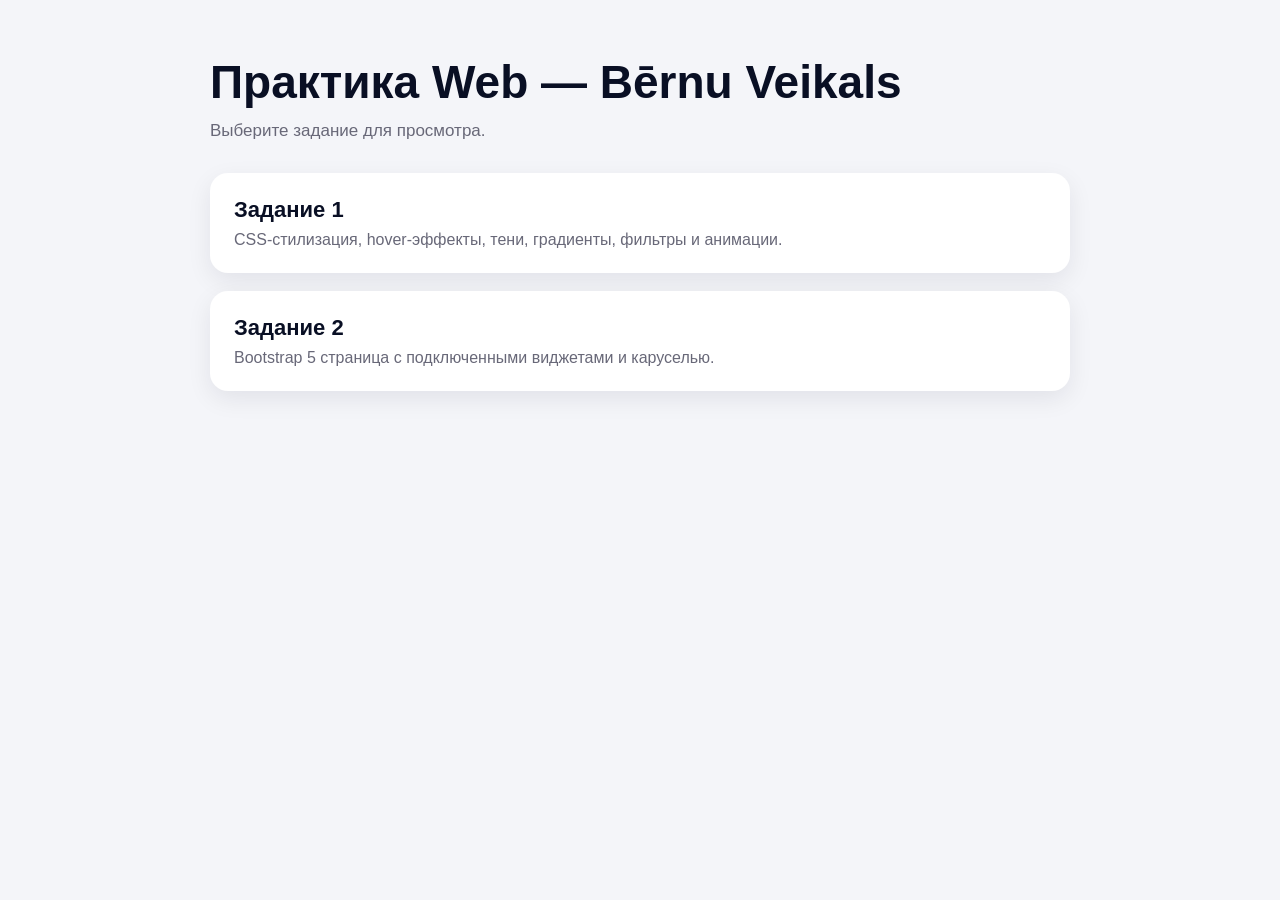
<file: index.html>
<!doctype html>
<html lang="ru">
<head>
  <meta charset="utf-8">
  <meta name="viewport" content="width=device-width, initial-scale=1">
  <title>Практика Web — Bērnu Veikals</title>
  <style>
    body {
      margin: 0;
      font-family: Arial, Helvetica, sans-serif;
      background: #f4f5f9;
      color: #090f24;
    }

    main {
      width: min(100% - 32px, 860px);
      margin: 0 auto;
      padding: 56px 0;
    }

    h1 {
      margin: 0 0 12px;
      font-size: clamp(28px, 5vw, 46px);
      line-height: 1.15;
    }

    p {
      margin: 0 0 32px;
      color: #686878;
      font-size: 17px;
    }

    .tasks {
      display: grid;
      gap: 18px;
    }

    a {
      display: block;
      padding: 24px;
      border-radius: 18px;
      background: #ffffff;
      color: #090f24;
      text-decoration: none;
      box-shadow: 0 8px 24px rgba(9, 15, 36, 0.08);
      transition: transform 0.2s ease, box-shadow 0.2s ease;
    }

    a:hover {
      transform: translateY(-3px);
      box-shadow: 0 14px 34px rgba(9, 15, 36, 0.14);
    }

    strong {
      display: block;
      margin-bottom: 8px;
      font-size: 22px;
    }

    span {
      color: #686878;
    }
  </style>
</head>
<body>
  <main>
    <h1>Практика Web — Bērnu Veikals</h1>
    <p>Выберите задание для просмотра.</p>

    <div class="tasks">
      <a href="./task-4/">
        <strong>Задание 1</strong>
        <span>CSS-стилизация, hover-эффекты, тени, градиенты, фильтры и анимации.</span>
      </a>

      <a href="./task-6/">
        <strong>Задание 2</strong>
        <span>Bootstrap 5 страница с подключенными виджетами и каруселью.</span>
      </a>
    </div>
  </main>
</body>
</html>
</file>
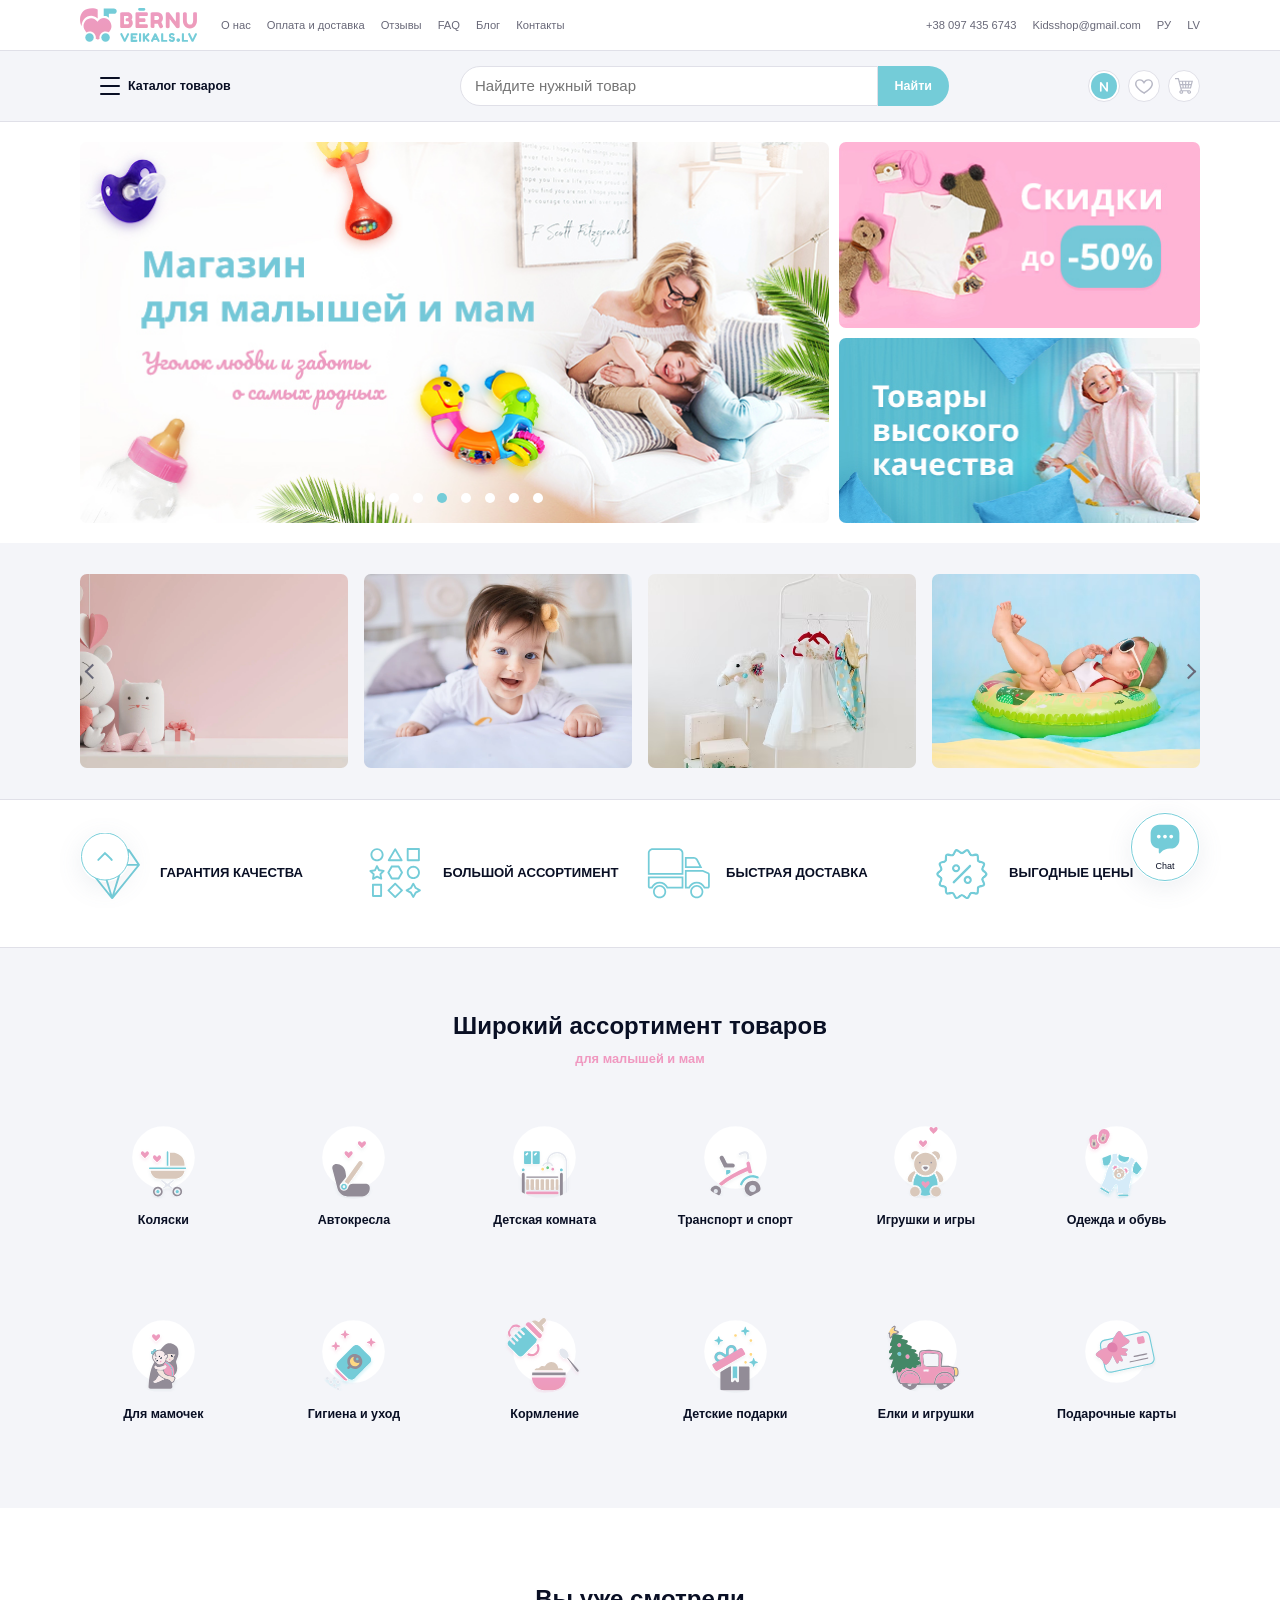
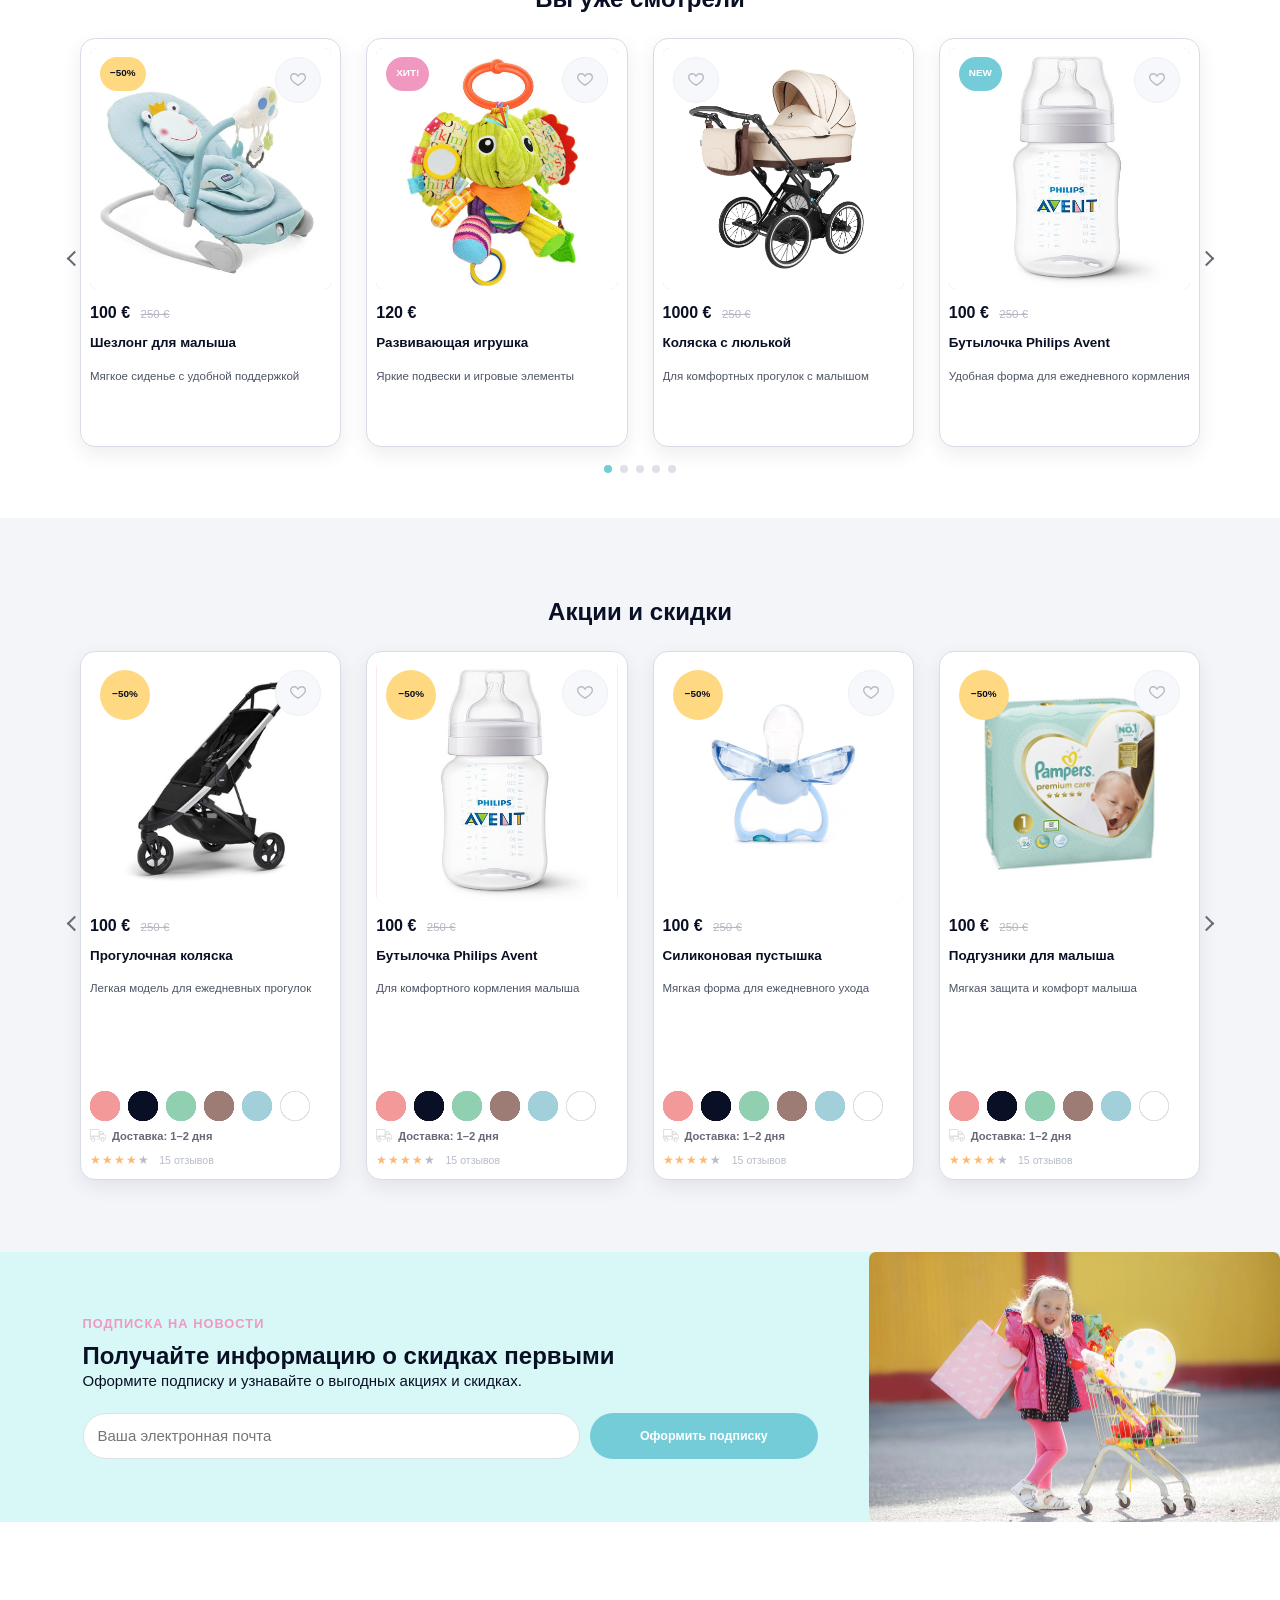
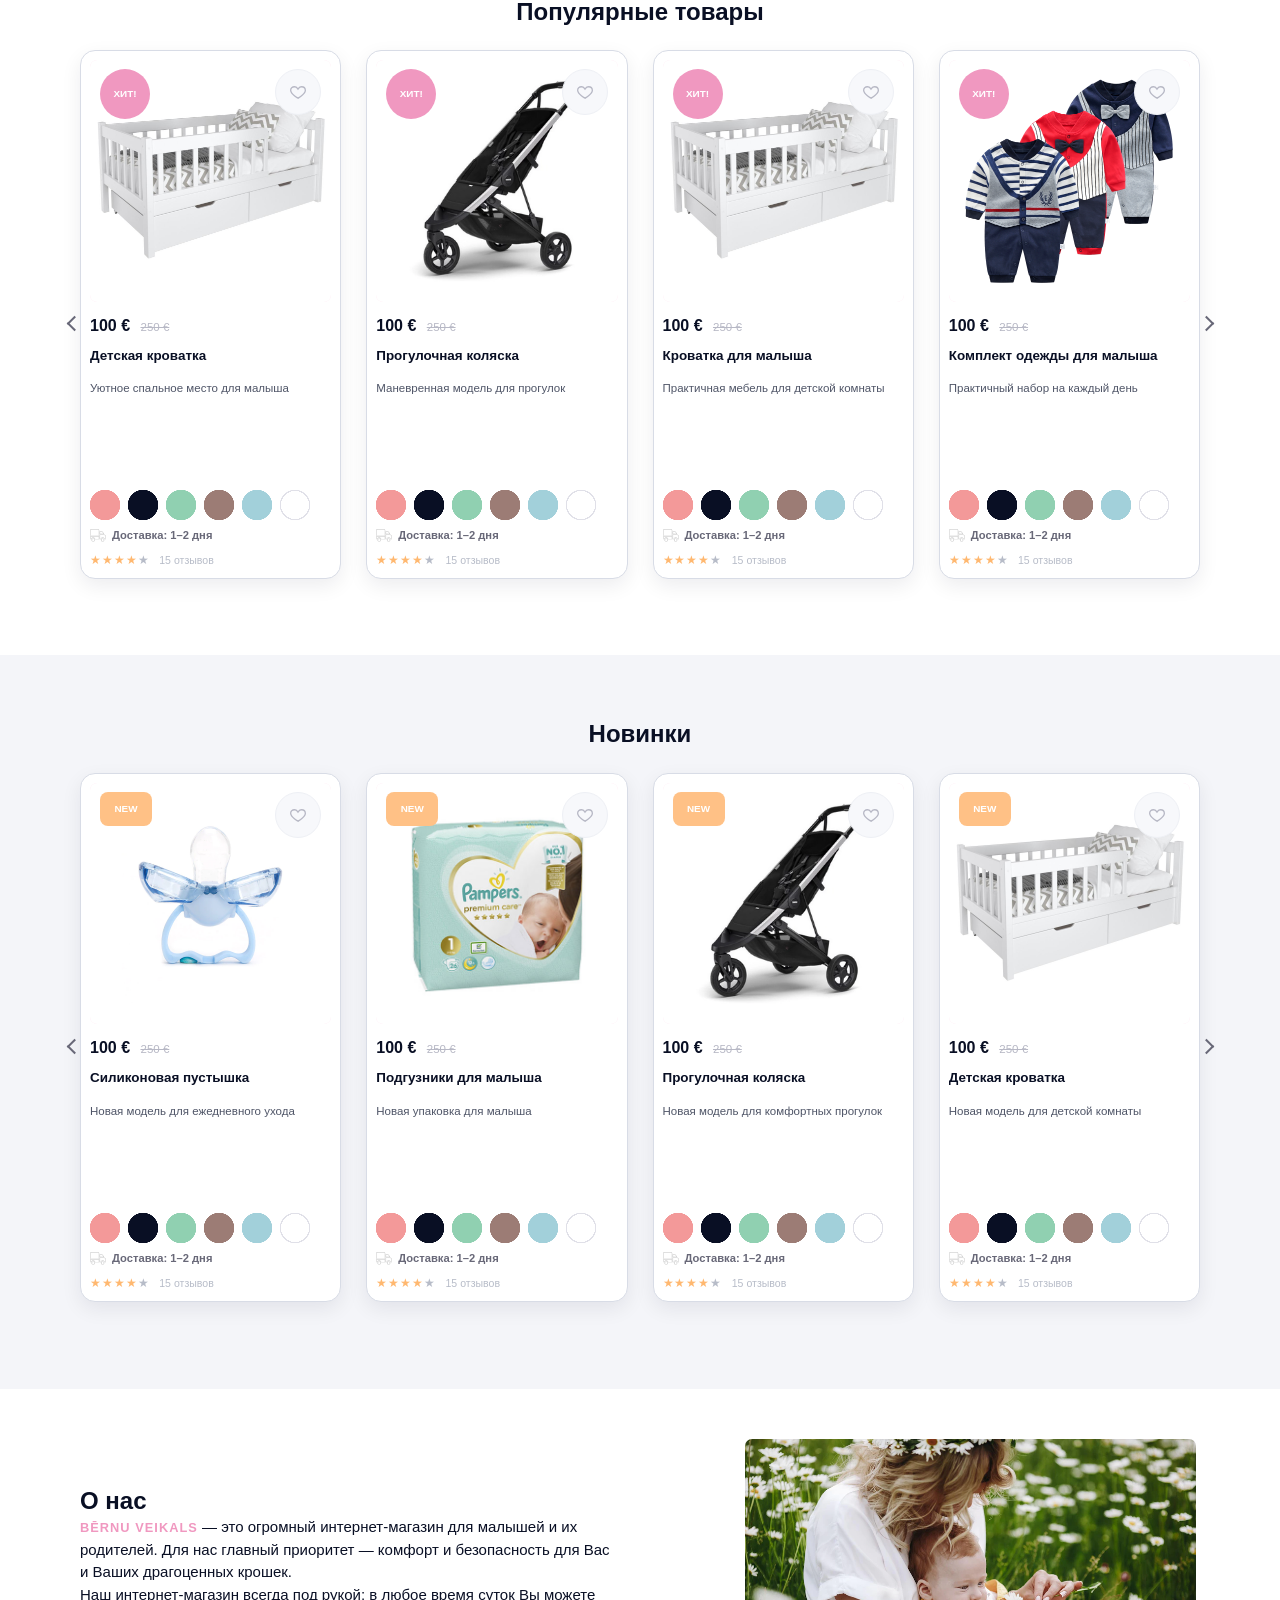
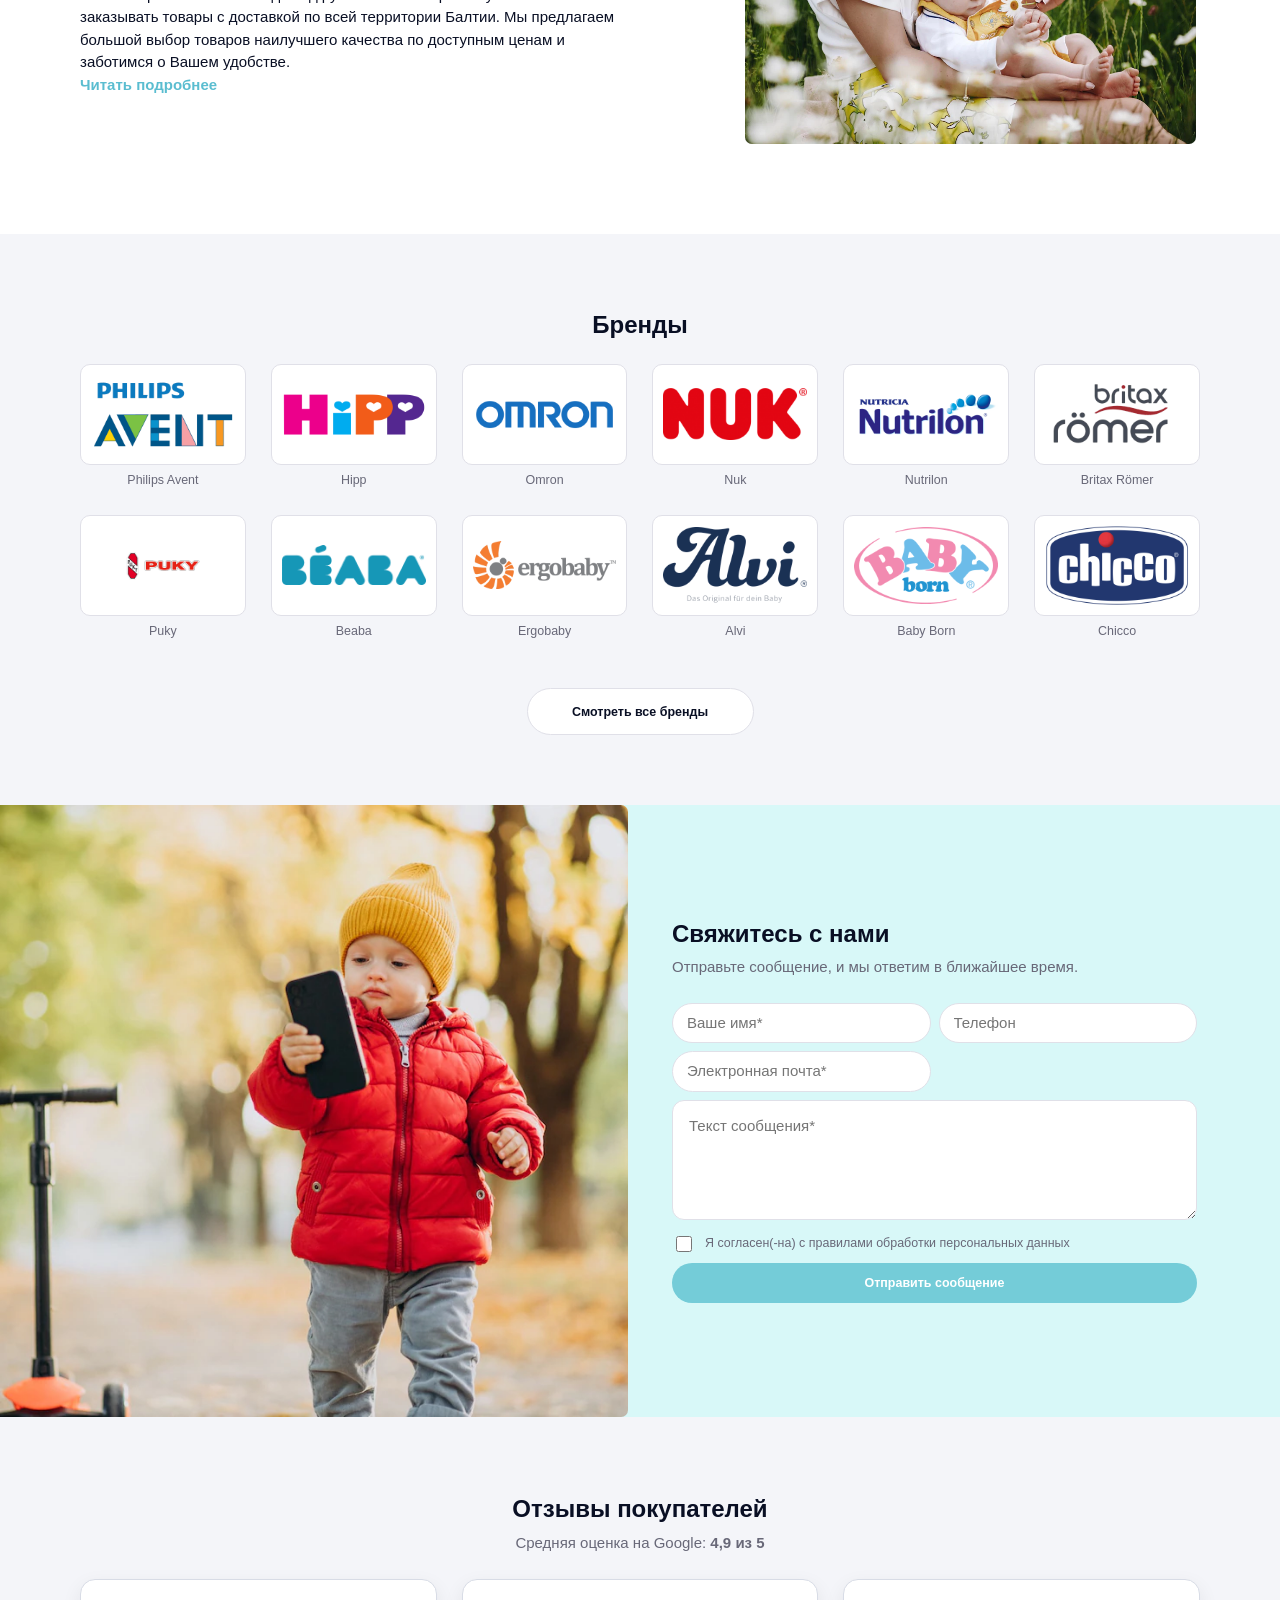
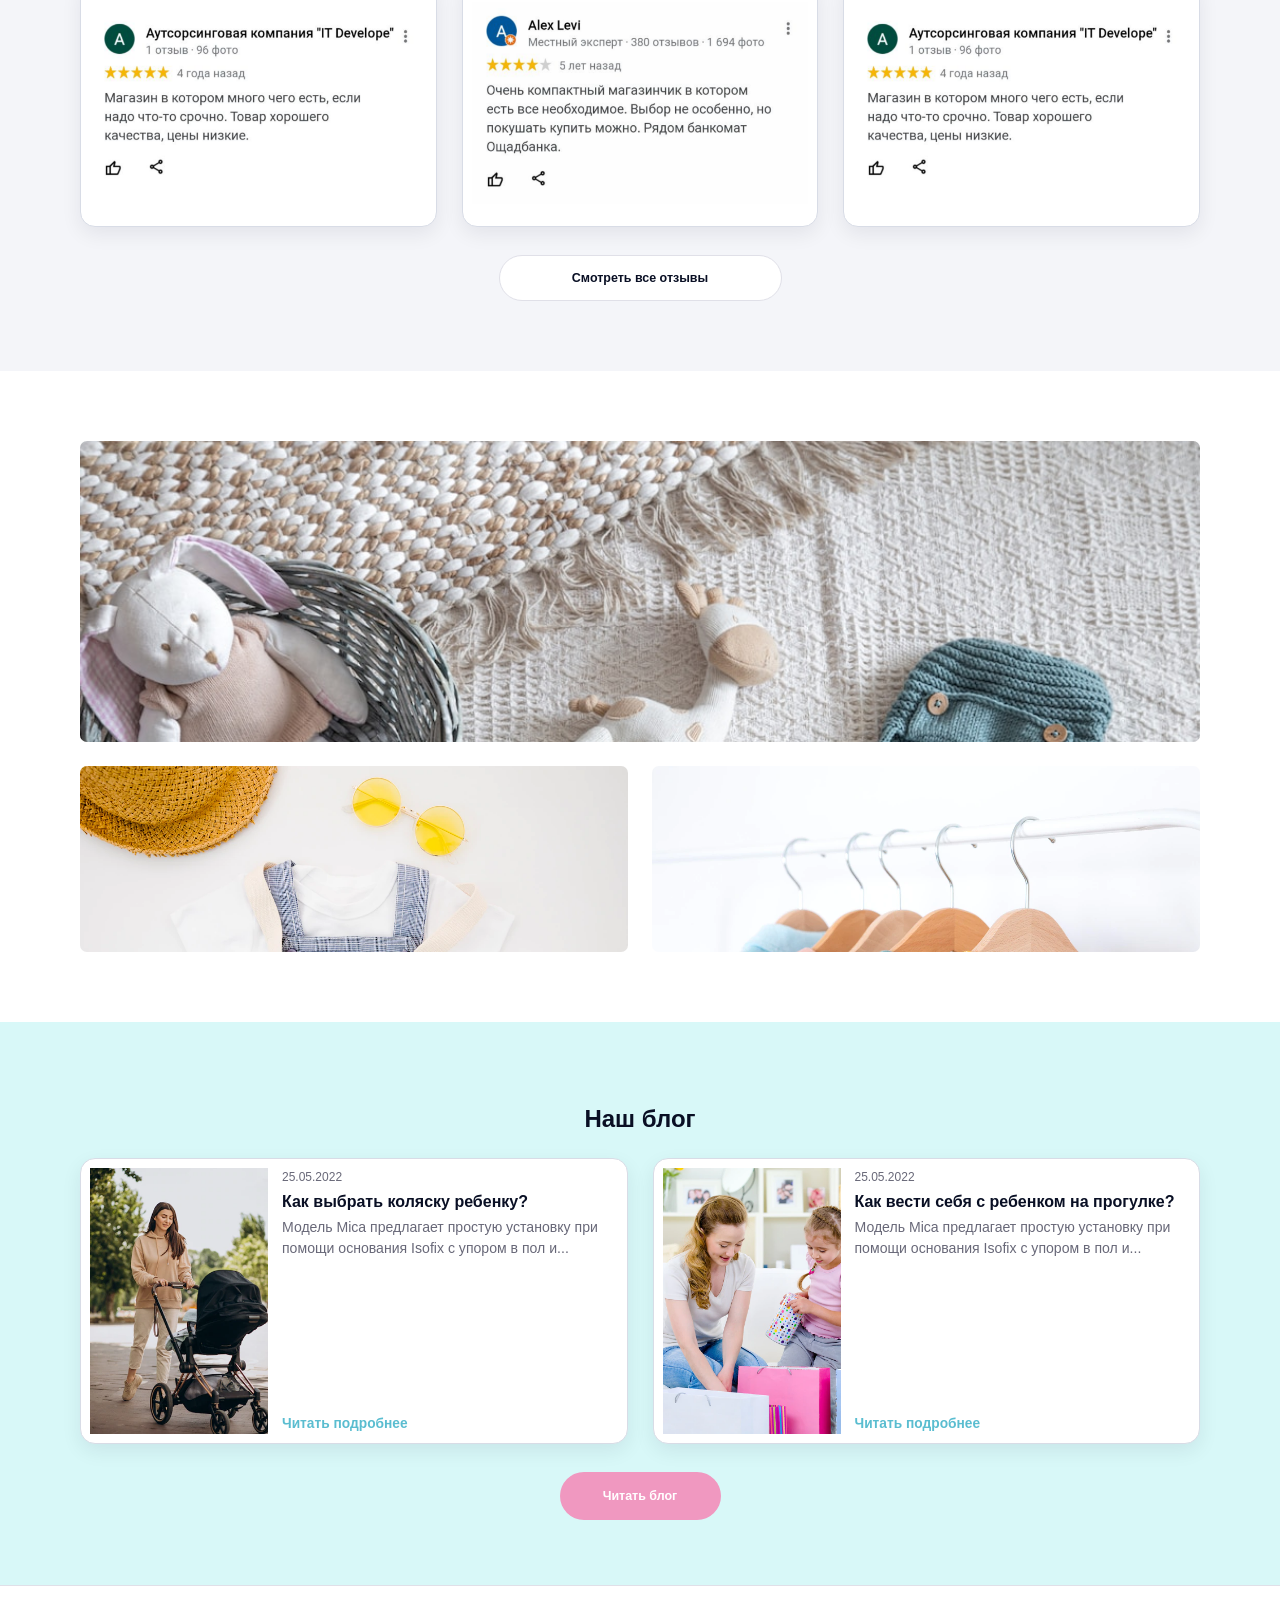
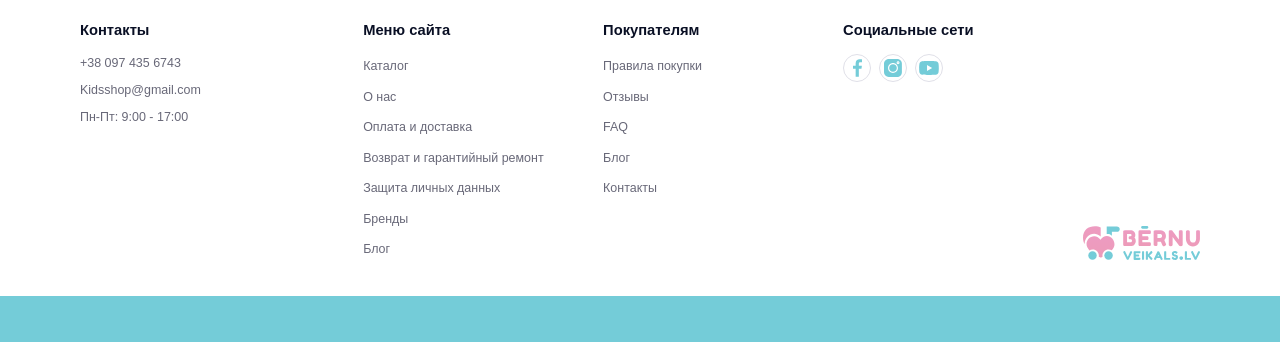
<file: task-3/index.html>
<!doctype html>
<html lang="ru">
  <head>
    <meta charset="UTF-8">
    <meta name="viewport" content="width=device-width, initial-scale=1.0">
    <title>Bērnu Veikals — магазин для малышей и мам</title>
    <meta
      name="description"
      content="Главная страница интернет-магазина товаров для малышей и мам Bērnu Veikals."
    >
    <link rel="stylesheet" href="styles.css">
  </head>
  <body>
    <a class="skip-link" href="#main-content">Перейти к содержимому</a>

    <header class="site-header">
      <div class="header-top">
        <div class="container header-top__inner">
          <a class="site-logo site-logo--top" href="#" aria-label="Bērnu Veikals, главная страница">
            <img src="assets/icons/logo.svg" alt="" width="117" height="34" aria-hidden="true">
          </a>

          <nav class="header-links" aria-label="Информационная навигация">
            <ul>
              <li><a href="#about">О нас</a></li>
              <li><a href="#benefits">Оплата и доставка</a></li>
              <li><a href="#reviews">Отзывы</a></li>
              <li><a href="#">FAQ</a></li>
              <li><a href="#blog">Блог</a></li>
              <li><a href="#contact">Контакты</a></li>
            </ul>
          </nav>

          <div class="header-contacts">
            <a href="tel:+380974356743">+38 097 435 6743</a>
            <a href="mailto:Kidsshop@gmail.com">Kidsshop@gmail.com</a>
            <span>РУ</span>
            <span>LV</span>
          </div>
        </div>
      </div>

      <div class="header-main">
        <div class="container header-main__inner">
          <button class="icon-button menu-button" type="button" aria-label="Открыть меню">
            <img class="svg-icon" src="assets/icons/icon-burger.svg" alt="" width="20" height="18" aria-hidden="true">
          </button>

          <a class="site-logo site-logo--main" href="#" aria-label="Bērnu Veikals, главная страница">
            <img src="assets/icons/logo.svg" alt="" width="117" height="34" aria-hidden="true">
          </a>

          <button class="button catalog-button" type="button">
            <img class="svg-icon" src="assets/icons/icon-burger.svg" alt="" width="20" height="18" aria-hidden="true">
            Каталог товаров
          </button>

          <form class="search-form" action="#" role="search">
            <label class="visually-hidden" for="site-search">Поиск по каталогу</label>
            <input id="site-search" name="search" type="search" placeholder="Найдите нужный товар">
            <button class="button" type="submit">Найти</button>
          </form>

          <nav class="header-actions" aria-label="Действия пользователя">
            <a class="icon-button" href="#" aria-label="Поиск">
              <img class="svg-icon" src="assets/icons/icon-search.svg" alt="" width="16" height="16" aria-hidden="true">
            </a>
            <a class="icon-button profile-action" href="#" aria-label="Профиль">
              <img class="svg-icon" src="assets/icons/icon-user.svg" alt="" width="34" height="34" aria-hidden="true">
            </a>
            <a class="icon-button" href="#" aria-label="Избранное">
              <img class="svg-icon" src="assets/icons/icon-heart.svg" alt="" width="24" height="20" aria-hidden="true">
            </a>
            <a class="icon-button" href="#" aria-label="Корзина">
              <img class="svg-icon" src="assets/icons/icon-cart.svg" alt="" width="28" height="26" aria-hidden="true">
            </a>
          </nav>
        </div>
      </div>
    </header>

    <main id="main-content">
      <section class="section hero" aria-labelledby="hero-title">
        <div class="container hero-grid">
          <h1 class="visually-hidden" id="hero-title">Магазин для малышей и мам</h1>
          <a class="hero-main" href="#categories">
            <picture class="hero-picture">
              <img
                class="image-cover"
                src="assets/images/hero-desktop.jpg"
                alt="Магазин для малышей и мам: уют, любовь и забота о самых родных"
                width="746"
                height="380"
              >
            </picture>
            <span class="hero-dots" aria-hidden="true">
              <span class="hero-dot"></span>
              <span class="hero-dot"></span>
              <span class="hero-dot"></span>
              <span class="hero-dot hero-dot--active"></span>
              <span class="hero-dot"></span>
              <span class="hero-dot"></span>
              <span class="hero-dot"></span>
              <span class="hero-dot"></span>
            </span>
          </a>

          <div class="hero-side">
            <a class="hero-promo-link" href="#sale-products">
              <img class="image-cover" src="assets/images/hero-sale.jpg" alt="Скидки до 50 процентов" width="360" height="185">
            </a>
            <a class="hero-promo-link" href="#categories">
              <img class="image-cover" src="assets/images/hero-quality.jpg" alt="Товары высокого качества" width="360" height="185">
            </a>
          </div>
        </div>
      </section>

      <section class="section section--compact promo" aria-labelledby="promo-title">
        <div class="container">
          <h2 class="visually-hidden" id="promo-title">Промо-предложения</h2>
          <span class="slider-arrow slider-arrow--previous" aria-hidden="true"></span>
          <div class="promo-grid">
            <a class="promo-tile" href="#">
              <img class="image-cover" src="assets/images/promo-teddy.png" alt="Мягкие игрушки и подарки для малышей" width="512" height="288" loading="lazy">
              <span>Товары для детской комнаты</span>
            </a>
            <a class="promo-tile" href="#">
              <img class="image-cover" src="assets/images/promo-baby.png" alt="Товары для самых маленьких" width="512" height="341" loading="lazy">
              <span>Одежда для малышей</span>
            </a>
            <a class="promo-tile" href="#">
              <img class="image-cover" src="assets/images/promo-clothes.png" alt="Одежда для малышей" width="500" height="667" loading="lazy">
              <span>Все для кормления</span>
            </a>
            <a class="promo-tile" href="#">
              <img class="image-cover" src="assets/images/promo-swim.png" alt="Товары для отдыха с малышом" width="512" height="341" loading="lazy">
              <span>Игрушки и развитие</span>
            </a>
          </div>
          <span class="slider-arrow slider-arrow--next" aria-hidden="true"></span>
        </div>
      </section>

      <section class="section section--alt benefits" id="benefits" aria-labelledby="benefits-title">
        <div class="container">
          <h2 class="visually-hidden" id="benefits-title">Преимущества магазина</h2>
          <div class="benefits-grid">
            <article class="benefit-card">
              <span class="benefit-card__icon" aria-hidden="true"><img class="svg-icon" src="assets/icons/icon-quality.svg" alt="" width="56" height="50" aria-hidden="true"></span>
              <div>
                <h3>Гарантия качества</h3>
                <p>Проверенные товары</p>
              </div>
            </article>
            <article class="benefit-card">
              <span class="benefit-card__icon" aria-hidden="true"><img class="svg-icon" src="assets/icons/icon-assortment.svg" alt="" width="52" height="51" aria-hidden="true"></span>
              <div>
                <h3>Большой ассортимент</h3>
                <p>Для малышей и мам</p>
              </div>
            </article>
            <article class="benefit-card">
              <span class="benefit-card__icon" aria-hidden="true"><img class="svg-icon" src="assets/icons/icon-delivery.svg" alt="" width="63" height="51" aria-hidden="true"></span>
              <div>
                <h3>Быстрая доставка</h3>
                <p>По всей территории Балтии</p>
              </div>
            </article>
            <article class="benefit-card">
              <span class="benefit-card__icon" aria-hidden="true"><img class="svg-icon" src="assets/icons/icon-prices.svg" alt="" width="53" height="52" aria-hidden="true"></span>
              <div>
                <h3>Выгодные цены</h3>
                <p>Акции и бонусы</p>
              </div>
            </article>
          </div>
        </div>
      </section>

      <section class="section categories" id="categories" aria-labelledby="categories-title">
        <div class="container">
          <div class="section-heading">
            <h2 id="categories-title">Широкий ассортимент товаров</h2>
            <p>для малышей и мам</p>
          </div>

          <div class="categories-grid">
            <a class="category-card" href="#"><span class="category-card__icon" aria-hidden="true"><img class="svg-icon" src="assets/icons/category-strollers.svg" alt="" width="110" height="110" aria-hidden="true"></span><span>Коляски</span></a>
            <a class="category-card" href="#"><span class="category-card__icon" aria-hidden="true"><img class="svg-icon" src="assets/icons/category-car-seats.svg" alt="" width="110" height="110" aria-hidden="true"></span><span>Автокресла</span></a>
            <a class="category-card" href="#"><span class="category-card__icon" aria-hidden="true"><img class="svg-icon" src="assets/icons/category-room.svg" alt="" width="110" height="110" aria-hidden="true"></span><span>Детская комната</span></a>
            <a class="category-card" href="#"><span class="category-card__icon" aria-hidden="true"><img class="svg-icon" src="assets/icons/category-sport.svg" alt="" width="110" height="110" aria-hidden="true"></span><span>Транспорт и спорт</span></a>
            <a class="category-card" href="#"><span class="category-card__icon" aria-hidden="true"><img class="svg-icon" src="assets/icons/category-toys.svg" alt="" width="110" height="110" aria-hidden="true"></span><span>Игрушки и игры</span></a>
            <a class="category-card" href="#"><span class="category-card__icon" aria-hidden="true"><img class="svg-icon" src="assets/icons/category-clothes.svg" alt="" width="110" height="110" aria-hidden="true"></span><span>Одежда и обувь</span></a>
            <a class="category-card" href="#"><span class="category-card__icon" aria-hidden="true"><img class="svg-icon" src="assets/icons/category-moms.svg" alt="" width="110" height="110" aria-hidden="true"></span><span>Для мамочек</span></a>
            <a class="category-card" href="#"><span class="category-card__icon" aria-hidden="true"><img class="svg-icon" src="assets/icons/category-care.svg" alt="" width="110" height="110" aria-hidden="true"></span><span>Гигиена и уход</span></a>
            <a class="category-card" href="#"><span class="category-card__icon" aria-hidden="true"><img class="svg-icon" src="assets/icons/category-feeding.svg" alt="" width="110" height="110" aria-hidden="true"></span><span>Кормление</span></a>
            <a class="category-card" href="#"><span class="category-card__icon" aria-hidden="true"><img class="svg-icon" src="assets/icons/category-gifts.svg" alt="" width="110" height="110" aria-hidden="true"></span><span>Детские подарки</span></a>
            <a class="category-card" href="#"><span class="category-card__icon" aria-hidden="true"><img class="svg-icon" src="assets/icons/category-christmas.svg" alt="" width="110" height="110" aria-hidden="true"></span><span>Елки и игрушки</span></a>
            <a class="category-card" href="#"><span class="category-card__icon" aria-hidden="true"><img class="svg-icon" src="assets/icons/category-gift-card.svg" alt="" width="110" height="110" aria-hidden="true"></span><span>Подарочные карты</span></a>
          </div>
        </div>
      </section>

      <section class="section product-section" id="viewed-products" aria-labelledby="viewed-title">
        <div class="container">
          <div class="section-heading">
            <h2 id="viewed-title">Вы уже смотрели</h2>
          </div>
          <span class="slider-arrow slider-arrow--previous slider-arrow--product" aria-hidden="true"></span>
          <div class="product-grid">
            <article class="product-card">
              <div class="product-card__top">
                <span class="badge">−50%</span>
                <button class="favorite-button" type="button" aria-label="Добавить товар в избранное"><img class="svg-icon" src="assets/icons/icon-heart.svg" alt="" width="24" height="20" aria-hidden="true"></button>
              </div>
              <img class="product-card__image image-contain" src="assets/images/product-bouncer.png" alt="Детский шезлонг голубого цвета" width="420" height="420" loading="lazy">
              <p class="product-card__price">100 € <del>250 €</del></p>
              <h3>Шезлонг для малыша</h3>
              <p class="product-card__meta">Мягкое сиденье с удобной поддержкой</p>
            </article>
            <article class="product-card">
              <div class="product-card__top">
                <span class="badge badge--pink">ХИТ!</span>
                <button class="favorite-button" type="button" aria-label="Добавить товар в избранное"><img class="svg-icon" src="assets/icons/icon-heart.svg" alt="" width="24" height="20" aria-hidden="true"></button>
              </div>
              <img class="product-card__image image-contain" src="assets/images/product-toy.png" alt="Развивающая игрушка для малыша" width="480" height="480" loading="lazy">
              <p class="product-card__price">120 €</p>
              <h3>Развивающая игрушка</h3>
              <p class="product-card__meta">Яркие подвески и игровые элементы</p>
            </article>
            <article class="product-card">
              <div class="product-card__top">
                <button class="favorite-button" type="button" aria-label="Добавить товар в избранное"><img class="svg-icon" src="assets/icons/icon-heart.svg" alt="" width="24" height="20" aria-hidden="true"></button>
              </div>
              <img class="product-card__image image-contain" src="assets/images/product-stroller-classic.png" alt="Детская коляска с люлькой" width="480" height="480" loading="lazy">
              <p class="product-card__price">1000 € <del>250 €</del></p>
              <h3>Коляска с люлькой</h3>
              <p class="product-card__meta">Для комфортных прогулок с малышом</p>
            </article>
            <article class="product-card">
              <div class="product-card__top">
                <span class="badge badge--blue">NEW</span>
                <button class="favorite-button" type="button" aria-label="Добавить товар в избранное"><img class="svg-icon" src="assets/icons/icon-heart.svg" alt="" width="24" height="20" aria-hidden="true"></button>
              </div>
              <img class="product-card__image image-contain" src="assets/images/product-bottle.png" alt="Бутылочка Philips Avent для кормления" width="449" height="450" loading="lazy">
              <p class="product-card__price">100 € <del>250 €</del></p>
              <h3>Бутылочка Philips Avent</h3>
              <p class="product-card__meta">Удобная форма для ежедневного кормления</p>
            </article>
          </div>
          <span class="slider-arrow slider-arrow--next slider-arrow--product" aria-hidden="true"></span>
          <div class="slider-dots" aria-hidden="true">
            <span class="slider-dot slider-dot--active"></span>
            <span class="slider-dot"></span>
            <span class="slider-dot"></span>
            <span class="slider-dot"></span>
            <span class="slider-dot"></span>
          </div>
        </div>
      </section>

      <section class="section section--alt product-section" id="sale-products" aria-labelledby="sale-title">
        <div class="container">
          <div class="section-heading">
            <h2 id="sale-title">Акции и скидки</h2>
          </div>
          <span class="slider-arrow slider-arrow--previous slider-arrow--product" aria-hidden="true"></span>
          <div class="product-grid">
            <article class="product-card">
              <div class="product-card__top">
                <span class="badge">−50%</span>
                <button class="favorite-button" type="button" aria-label="Добавить товар в избранное"><img class="svg-icon" src="assets/icons/icon-heart.svg" alt="" width="24" height="20" aria-hidden="true"></button>
              </div>
              <img class="product-card__image image-contain" src="assets/images/product-stroller-sport.png" alt="Прогулочная коляска черного цвета" width="350" height="350" loading="lazy">
              <p class="product-card__price">100 € <del>250 €</del></p>
              <h3>Прогулочная коляска</h3>
              <p class="product-card__meta">Легкая модель для ежедневных прогулок</p>
              <span class="product-card__extras">
                <span class="product-card__swatches" aria-hidden="true"></span>
                <span class="product-card__delivery">Доставка: 1–2 дня</span>
                <span class="product-card__rating" role="img" aria-label="Рейтинг: 4 из 5">★★★★<span class="product-card__rating-muted">★</span> <span class="product-card__reviews">15 отзывов</span></span>
              </span>
            </article>
            <article class="product-card">
              <div class="product-card__top">
                <span class="badge">−50%</span>
                <button class="favorite-button" type="button" aria-label="Добавить товар в избранное"><img class="svg-icon" src="assets/icons/icon-heart.svg" alt="" width="24" height="20" aria-hidden="true"></button>
              </div>
              <img class="product-card__image image-contain" src="assets/images/product-bottle.png" alt="Бутылочка Philips Avent для кормления" width="449" height="450" loading="lazy">
              <p class="product-card__price">100 € <del>250 €</del></p>
              <h3>Бутылочка Philips Avent</h3>
              <p class="product-card__meta">Для комфортного кормления малыша</p>
              <span class="product-card__extras">
                <span class="product-card__swatches" aria-hidden="true"></span>
                <span class="product-card__delivery">Доставка: 1–2 дня</span>
                <span class="product-card__rating" role="img" aria-label="Рейтинг: 4 из 5">★★★★<span class="product-card__rating-muted">★</span> <span class="product-card__reviews">15 отзывов</span></span>
              </span>
            </article>
            <article class="product-card">
              <div class="product-card__top">
                <span class="badge">−50%</span>
                <button class="favorite-button" type="button" aria-label="Добавить товар в избранное"><img class="svg-icon" src="assets/icons/icon-heart.svg" alt="" width="24" height="20" aria-hidden="true"></button>
              </div>
              <img class="product-card__image image-contain" src="assets/images/product-pacifier.png" alt="Силиконовая пустышка для малыша" width="482" height="482" loading="lazy">
              <p class="product-card__price">100 € <del>250 €</del></p>
              <h3>Силиконовая пустышка</h3>
              <p class="product-card__meta">Мягкая форма для ежедневного ухода</p>
              <span class="product-card__extras">
                <span class="product-card__swatches" aria-hidden="true"></span>
                <span class="product-card__delivery">Доставка: 1–2 дня</span>
                <span class="product-card__rating" role="img" aria-label="Рейтинг: 4 из 5">★★★★<span class="product-card__rating-muted">★</span> <span class="product-card__reviews">15 отзывов</span></span>
              </span>
            </article>
            <article class="product-card">
              <div class="product-card__top">
                <span class="badge">−50%</span>
                <button class="favorite-button" type="button" aria-label="Добавить товар в избранное"><img class="svg-icon" src="assets/icons/icon-heart.svg" alt="" width="24" height="20" aria-hidden="true"></button>
              </div>
              <img class="product-card__image image-contain" src="assets/images/product-diapers.png" alt="Подгузники Pampers Premium Care" width="500" height="500" loading="lazy">
              <p class="product-card__price">100 € <del>250 €</del></p>
              <h3>Подгузники для малыша</h3>
              <p class="product-card__meta">Мягкая защита и комфорт малыша</p>
              <span class="product-card__extras">
                <span class="product-card__swatches" aria-hidden="true"></span>
                <span class="product-card__delivery">Доставка: 1–2 дня</span>
                <span class="product-card__rating" role="img" aria-label="Рейтинг: 4 из 5">★★★★<span class="product-card__rating-muted">★</span> <span class="product-card__reviews">15 отзывов</span></span>
              </span>
            </article>
          </div>
          <span class="slider-arrow slider-arrow--next slider-arrow--product" aria-hidden="true"></span>
          <a class="button button--secondary section-button" href="#">Загрузить еще</a>
        </div>
      </section>

      <section class="section subscription" id="subscription" aria-labelledby="subscription-title">
        <div class="container subscription-panel split-layout">
          <img class="panel-image image-cover" src="assets/images/subscription.png" alt="Девочка с покупками" width="822" height="547" loading="lazy">
          <div>
            <p class="eyebrow">Подписка на новости</p>
            <h2 id="subscription-title">Получайте информацию о скидках первыми</h2>
            <p>Оформите подписку и узнавайте о выгодных акциях и скидках.</p>
            <form class="inline-form" action="#">
              <label class="visually-hidden" for="subscription-email">Электронная почта</label>
              <input id="subscription-email" name="email" type="email" placeholder="Ваша электронная почта" required>
              <button class="button" type="submit">Оформить подписку</button>
            </form>
          </div>
        </div>
      </section>

      <section class="section product-section" id="popular-products" aria-labelledby="popular-title">
        <div class="container">
          <div class="section-heading">
            <h2 id="popular-title">Популярные товары</h2>
          </div>
          <span class="slider-arrow slider-arrow--previous slider-arrow--product" aria-hidden="true"></span>
          <div class="product-grid">
            <article class="product-card">
              <div class="product-card__top">
                <span class="badge badge--pink">ХИТ!</span>
                <button class="favorite-button" type="button" aria-label="Добавить товар в избранное"><img class="svg-icon" src="assets/icons/icon-heart.svg" alt="" width="24" height="20" aria-hidden="true"></button>
              </div>
              <img class="product-card__image image-contain" src="assets/images/product-bed.png" alt="Белая детская кроватка" width="482" height="482" loading="lazy">
              <p class="product-card__price">100 € <del>250 €</del></p>
              <h3>Детская кроватка</h3>
              <p class="product-card__meta">Уютное спальное место для малыша</p>
              <span class="product-card__extras">
                <span class="product-card__swatches" aria-hidden="true"></span>
                <span class="product-card__delivery">Доставка: 1–2 дня</span>
                <span class="product-card__rating" role="img" aria-label="Рейтинг: 4 из 5">★★★★<span class="product-card__rating-muted">★</span> <span class="product-card__reviews">15 отзывов</span></span>
              </span>
            </article>
            <article class="product-card">
              <div class="product-card__top">
                <span class="badge badge--pink">ХИТ!</span>
                <button class="favorite-button" type="button" aria-label="Добавить товар в избранное"><img class="svg-icon" src="assets/icons/icon-heart.svg" alt="" width="24" height="20" aria-hidden="true"></button>
              </div>
              <img class="product-card__image image-contain" src="assets/images/product-stroller-sport.png" alt="Прогулочная коляска черного цвета" width="350" height="350" loading="lazy">
              <p class="product-card__price">100 € <del>250 €</del></p>
              <h3>Прогулочная коляска</h3>
              <p class="product-card__meta">Маневренная модель для прогулок</p>
              <span class="product-card__extras">
                <span class="product-card__swatches" aria-hidden="true"></span>
                <span class="product-card__delivery">Доставка: 1–2 дня</span>
                <span class="product-card__rating" role="img" aria-label="Рейтинг: 4 из 5">★★★★<span class="product-card__rating-muted">★</span> <span class="product-card__reviews">15 отзывов</span></span>
              </span>
            </article>
            <article class="product-card">
              <div class="product-card__top">
                <span class="badge badge--pink">ХИТ!</span>
                <button class="favorite-button" type="button" aria-label="Добавить товар в избранное"><img class="svg-icon" src="assets/icons/icon-heart.svg" alt="" width="24" height="20" aria-hidden="true"></button>
              </div>
              <img class="product-card__image image-contain" src="assets/images/product-bed.png" alt="Белая детская кроватка" width="482" height="482" loading="lazy">
              <p class="product-card__price">100 € <del>250 €</del></p>
              <h3>Кроватка для малыша</h3>
              <p class="product-card__meta">Практичная мебель для детской комнаты</p>
              <span class="product-card__extras">
                <span class="product-card__swatches" aria-hidden="true"></span>
                <span class="product-card__delivery">Доставка: 1–2 дня</span>
                <span class="product-card__rating" role="img" aria-label="Рейтинг: 4 из 5">★★★★<span class="product-card__rating-muted">★</span> <span class="product-card__reviews">15 отзывов</span></span>
              </span>
            </article>
            <article class="product-card">
              <div class="product-card__top">
                <span class="badge badge--pink">ХИТ!</span>
                <button class="favorite-button" type="button" aria-label="Добавить товар в избранное"><img class="svg-icon" src="assets/icons/icon-heart.svg" alt="" width="24" height="20" aria-hidden="true"></button>
              </div>
              <img class="product-card__image image-contain" src="assets/images/product-clothes.png" alt="Комплект одежды для малыша" width="482" height="482" loading="lazy">
              <p class="product-card__price">100 € <del>250 €</del></p>
              <h3>Комплект одежды для малыша</h3>
              <p class="product-card__meta">Практичный набор на каждый день</p>
              <span class="product-card__extras">
                <span class="product-card__swatches" aria-hidden="true"></span>
                <span class="product-card__delivery">Доставка: 1–2 дня</span>
                <span class="product-card__rating" role="img" aria-label="Рейтинг: 4 из 5">★★★★<span class="product-card__rating-muted">★</span> <span class="product-card__reviews">15 отзывов</span></span>
              </span>
            </article>
          </div>
          <span class="slider-arrow slider-arrow--next slider-arrow--product" aria-hidden="true"></span>
          <a class="button button--secondary section-button" href="#">Загрузить еще</a>
        </div>
      </section>

      <section class="section section--alt product-section" id="new-products" aria-labelledby="new-title">
        <div class="container">
          <div class="section-heading">
            <h2 id="new-title">Новинки</h2>
          </div>
          <span class="slider-arrow slider-arrow--previous slider-arrow--product" aria-hidden="true"></span>
          <div class="product-grid">
            <article class="product-card">
              <div class="product-card__top">
                <span class="badge badge--blue">NEW</span>
                <button class="favorite-button" type="button" aria-label="Добавить товар в избранное"><img class="svg-icon" src="assets/icons/icon-heart.svg" alt="" width="24" height="20" aria-hidden="true"></button>
              </div>
              <img class="product-card__image image-contain" src="assets/images/product-pacifier.png" alt="Силиконовая пустышка для малыша" width="482" height="482" loading="lazy">
              <p class="product-card__price">100 € <del>250 €</del></p>
              <h3>Силиконовая пустышка</h3>
              <p class="product-card__meta">Новая модель для ежедневного ухода</p>
              <span class="product-card__extras">
                <span class="product-card__swatches" aria-hidden="true"></span>
                <span class="product-card__delivery">Доставка: 1–2 дня</span>
                <span class="product-card__rating" role="img" aria-label="Рейтинг: 4 из 5">★★★★<span class="product-card__rating-muted">★</span> <span class="product-card__reviews">15 отзывов</span></span>
              </span>
            </article>
            <article class="product-card">
              <div class="product-card__top">
                <span class="badge badge--blue">NEW</span>
                <button class="favorite-button" type="button" aria-label="Добавить товар в избранное"><img class="svg-icon" src="assets/icons/icon-heart.svg" alt="" width="24" height="20" aria-hidden="true"></button>
              </div>
              <img class="product-card__image image-contain" src="assets/images/product-diapers.png" alt="Подгузники Pampers Premium Care" width="500" height="500" loading="lazy">
              <p class="product-card__price">100 € <del>250 €</del></p>
              <h3>Подгузники для малыша</h3>
              <p class="product-card__meta">Новая упаковка для малыша</p>
              <span class="product-card__extras">
                <span class="product-card__swatches" aria-hidden="true"></span>
                <span class="product-card__delivery">Доставка: 1–2 дня</span>
                <span class="product-card__rating" role="img" aria-label="Рейтинг: 4 из 5">★★★★<span class="product-card__rating-muted">★</span> <span class="product-card__reviews">15 отзывов</span></span>
              </span>
            </article>
            <article class="product-card">
              <div class="product-card__top">
                <span class="badge badge--blue">NEW</span>
                <button class="favorite-button" type="button" aria-label="Добавить товар в избранное"><img class="svg-icon" src="assets/icons/icon-heart.svg" alt="" width="24" height="20" aria-hidden="true"></button>
              </div>
              <img class="product-card__image image-contain" src="assets/images/product-stroller-sport.png" alt="Прогулочная коляска черного цвета" width="350" height="350" loading="lazy">
              <p class="product-card__price">100 € <del>250 €</del></p>
              <h3>Прогулочная коляска</h3>
              <p class="product-card__meta">Новая модель для комфортных прогулок</p>
              <span class="product-card__extras">
                <span class="product-card__swatches" aria-hidden="true"></span>
                <span class="product-card__delivery">Доставка: 1–2 дня</span>
                <span class="product-card__rating" role="img" aria-label="Рейтинг: 4 из 5">★★★★<span class="product-card__rating-muted">★</span> <span class="product-card__reviews">15 отзывов</span></span>
              </span>
            </article>
            <article class="product-card">
              <div class="product-card__top">
                <span class="badge badge--blue">NEW</span>
                <button class="favorite-button" type="button" aria-label="Добавить товар в избранное"><img class="svg-icon" src="assets/icons/icon-heart.svg" alt="" width="24" height="20" aria-hidden="true"></button>
              </div>
              <img class="product-card__image image-contain" src="assets/images/product-bed.png" alt="Белая детская кроватка" width="482" height="482" loading="lazy">
              <p class="product-card__price">100 € <del>250 €</del></p>
              <h3>Детская кроватка</h3>
              <p class="product-card__meta">Новая модель для детской комнаты</p>
              <span class="product-card__extras">
                <span class="product-card__swatches" aria-hidden="true"></span>
                <span class="product-card__delivery">Доставка: 1–2 дня</span>
                <span class="product-card__rating" role="img" aria-label="Рейтинг: 4 из 5">★★★★<span class="product-card__rating-muted">★</span> <span class="product-card__reviews">15 отзывов</span></span>
              </span>
            </article>
          </div>
          <span class="slider-arrow slider-arrow--next slider-arrow--product" aria-hidden="true"></span>
          <a class="button button--secondary section-button" href="#">Загрузить еще</a>
        </div>
      </section>

      <section class="section about" id="about" aria-labelledby="about-title">
        <div class="container split-layout">
          <div>
            <h2 id="about-title">О нас</h2>
            <p><strong class="eyebrow">Bērnu veikals</strong> — это огромный интернет-магазин для малышей и их родителей. Для нас главный приоритет — комфорт и безопасность для Вас и Ваших драгоценных крошек.</p>
            <p>Наш интернет-магазин всегда под рукой: в любое время суток Вы можете заказывать товары с доставкой по всей территории Балтии. Мы предлагаем большой выбор товаров наилучшего качества по доступным ценам и заботимся о Вашем удобстве.</p>
            <a class="text-link" href="#">Читать подробнее</a>
          </div>
          <img class="panel-image image-cover" src="assets/images/about.png" alt="Мама с малышом на природе" width="902" height="601" loading="lazy">
        </div>
      </section>

      <section class="section section--alt brands" id="brands" aria-labelledby="brands-title">
        <div class="container">
          <div class="section-heading">
            <h2 id="brands-title">Бренды</h2>
          </div>
          <div class="brands-grid">
            <a class="brand-card" href="#"><span class="brand-card__logo"><img class="image-contain" src="assets/images/brand-avent.png" alt="Philips Avent" width="200" height="97" loading="lazy"></span><span>Philips Avent</span></a>
            <a class="brand-card" href="#"><span class="brand-card__logo"><img class="image-contain" src="assets/images/brand-hipp.png" alt="Hipp" width="200" height="61" loading="lazy"></span><span>Hipp</span></a>
            <a class="brand-card" href="#"><span class="brand-card__logo"><img class="image-contain" src="assets/images/brand-omron.png" alt="Omron" width="200" height="47" loading="lazy"></span><span>Omron</span></a>
            <a class="brand-card" href="#"><span class="brand-card__logo"><img class="image-contain" src="assets/images/brand-nuk.png" alt="Nuk" width="200" height="100" loading="lazy"></span><span>Nuk</span></a>
            <a class="brand-card" href="#"><span class="brand-card__logo"><img class="image-contain" src="assets/images/brand-nutrilon.png" alt="Nutrilon" width="200" height="72" loading="lazy"></span><span>Nutrilon</span></a>
            <a class="brand-card" href="#"><span class="brand-card__logo"><img class="image-contain" src="assets/images/brand-romer.png" alt="Britax Römer" width="200" height="96" loading="lazy"></span><span>Britax Römer</span></a>
            <a class="brand-card" href="#"><span class="brand-card__logo"><img class="image-contain" src="assets/images/brand-puky.png" alt="Puky" width="200" height="200" loading="lazy"></span><span>Puky</span></a>
            <a class="brand-card" href="#"><span class="brand-card__logo"><img class="image-contain" src="assets/images/brand-beaba.png" alt="Beaba" width="300" height="84" loading="lazy"></span><span>Beaba</span></a>
            <a class="brand-card" href="#"><span class="brand-card__logo"><img class="image-contain" src="assets/images/brand-ergobaby.png" alt="Ergobaby" width="200" height="67" loading="lazy"></span><span>Ergobaby</span></a>
            <a class="brand-card" href="#"><span class="brand-card__logo"><img class="image-contain" src="assets/images/brand-alvi.png" alt="Alvi" width="200" height="107" loading="lazy"></span><span>Alvi</span></a>
            <a class="brand-card" href="#"><span class="brand-card__logo"><img class="image-contain" src="assets/images/brand-babyborn.png" alt="Baby Born" width="200" height="107" loading="lazy"></span><span>Baby Born</span></a>
            <a class="brand-card" href="#"><span class="brand-card__logo"><img class="image-contain" src="assets/images/brand-chicco.png" alt="Chicco" width="200" height="110" loading="lazy"></span><span>Chicco</span></a>
          </div>
          <a class="button button--secondary section-button" href="#">Смотреть все бренды</a>
        </div>
      </section>

      <section class="section contact" id="contact" aria-labelledby="contact-title">
        <div class="container contact-panel split-layout">
          <img class="contact-image image-cover" src="assets/images/contact.png" alt="Ребенок с телефоном на прогулке" width="1060" height="706" loading="lazy">
          <div>
            <div class="section-heading section-heading--left">
              <h2 id="contact-title">Свяжитесь с нами</h2>
              <p>Отправьте сообщение, и мы ответим в ближайшее время.</p>
            </div>
            <form class="contact-form" action="#">
              <label>
                <span class="visually-hidden">Ваше имя</span>
                <input name="name" type="text" placeholder="Ваше имя*" required>
              </label>
              <label>
                <span class="visually-hidden">Телефон</span>
                <input name="phone" type="tel" placeholder="Телефон">
              </label>
              <label>
                <span class="visually-hidden">Электронная почта</span>
                <input name="email" type="email" placeholder="Электронная почта*" required>
              </label>
              <label class="contact-form__message">
                <span class="visually-hidden">Текст сообщения</span>
                <textarea name="message" placeholder="Текст сообщения*" required></textarea>
              </label>
              <label class="checkbox-field">
                <input name="consent" type="checkbox" required>
                <span>Я согласен(-на) с правилами обработки персональных данных</span>
              </label>
              <button class="button" type="submit">Отправить сообщение</button>
            </form>
          </div>
        </div>
      </section>

      <section class="section section--alt reviews" id="reviews" aria-labelledby="reviews-title">
        <div class="container">
          <div class="section-heading">
            <h2 id="reviews-title">Отзывы покупателей</h2>
            <p>Средняя оценка на Google: <strong>4,9 из 5</strong></p>
          </div>
          <div class="reviews-grid">
            <article class="review-card review-card--image">
              <h3 class="visually-hidden">Отзыв покупателя о магазине</h3>
              <img class="review-card__image image-contain" src="assets/images/review-company.png" alt="Отзыв покупателя: товар хорошего качества, цены низкие" width="605" height="331" loading="lazy">
            </article>
            <article class="review-card review-card--image">
              <h3 class="visually-hidden">Отзыв покупателя о магазине</h3>
              <img class="review-card__image image-contain" src="assets/images/review-alex.png" alt="Отзыв покупателя: в магазине есть все необходимое" width="602" height="362" loading="lazy">
            </article>
            <article class="review-card review-card--image">
              <h3 class="visually-hidden">Отзыв покупателя о качестве товаров</h3>
              <img class="review-card__image image-contain" src="assets/images/review-company.png" alt="Отзыв покупателя о качестве товаров и ценах магазина" width="605" height="331" loading="lazy">
            </article>
          </div>
          <a class="button button--secondary section-button" href="#">Смотреть все отзывы</a>
        </div>
      </section>

      <section class="section content-banners" aria-labelledby="content-banners-title">
        <div class="container">
          <h2 class="visually-hidden" id="content-banners-title">Полезные подборки товаров</h2>
          <div class="content-banners-grid">
            <a class="content-banner content-banner--large" href="#">
              <img class="image-cover" src="assets/images/banner-large.png" alt="Вязаная одежда и игрушки для малыша" width="1060" height="706" loading="lazy">
              <span class="visually-hidden">Полезные вещи для малышей</span>
            </a>
            <a class="content-banner" href="#">
              <img class="image-cover" src="assets/images/banner-overalls.png" alt="Детский комбинезон и аксессуары" width="1060" height="702" loading="lazy">
              <span class="visually-hidden">Подборка одежды для малыша</span>
            </a>
            <a class="content-banner" href="#">
              <img class="image-cover" src="assets/images/banner-clothes.png" alt="Детская одежда на вешалках" width="1060" height="706" loading="lazy">
              <span class="visually-hidden">Новая коллекция одежды</span>
            </a>
          </div>
        </div>
      </section>

      <section class="section section--blue blog" id="blog" aria-labelledby="blog-title">
        <div class="container">
          <div class="section-heading">
            <h2 id="blog-title">Наш блог</h2>
          </div>
          <div class="blog-grid">
            <article class="blog-card">
              <img class="blog-card__image image-cover" src="assets/images/blog-stroller.png" alt="Мама гуляет с ребенком в коляске" width="315" height="472" loading="lazy">
              <p class="blog-card__date">25.05.2022</p>
              <h3><a href="#">Как выбрать коляску ребенку?</a></h3>
              <p>Модель Mica предлагает простую установку при помощи основания Isofix с упором в пол и...</p>
              <a class="text-link" href="#">Читать подробнее</a>
            </article>
            <article class="blog-card">
              <img class="blog-card__image image-cover" src="assets/images/blog-shopping.png" alt="Мама с дочерью выбирают покупки" width="572" height="472" loading="lazy">
              <p class="blog-card__date">25.05.2022</p>
              <h3><a href="#">Как вести себя с ребенком на прогулке?</a></h3>
              <p>Модель Mica предлагает простую установку при помощи основания Isofix с упором в пол и...</p>
              <a class="text-link" href="#">Читать подробнее</a>
            </article>
          </div>
          <a class="button button--pink section-button" href="#">Читать блог</a>
        </div>
      </section>
    </main>

    <footer class="site-footer">
      <div class="container footer-grid">
        <section aria-labelledby="footer-contacts-title">
          <h2 id="footer-contacts-title">Контакты</h2>
          <p><a href="tel:+380974356743">+38 097 435 6743</a></p>
          <p><a href="mailto:Kidsshop@gmail.com">Kidsshop@gmail.com</a></p>
          <p>Пн-Пт: 9:00 - 17:00</p>
        </section>

        <nav aria-labelledby="footer-menu-title">
          <h2 id="footer-menu-title">Меню сайта</h2>
          <ul>
            <li><a href="#categories">Каталог</a></li>
            <li><a href="#about">О нас</a></li>
            <li><a href="#benefits">Оплата и доставка</a></li>
            <li><a href="#">Возврат и гарантийный ремонт</a></li>
            <li><a href="#">Защита личных данных</a></li>
            <li><a href="#brands">Бренды</a></li>
            <li><a href="#blog">Блог</a></li>
          </ul>
        </nav>

        <nav aria-labelledby="footer-info-title">
          <h2 id="footer-info-title">Покупателям</h2>
          <ul>
            <li><a href="#">Правила покупки</a></li>
            <li><a href="#reviews">Отзывы</a></li>
            <li><a href="#">FAQ</a></li>
            <li><a href="#blog">Блог</a></li>
            <li><a href="#contact">Контакты</a></li>
          </ul>
        </nav>

        <section aria-labelledby="footer-social-title">
          <h2 id="footer-social-title">Социальные сети</h2>
          <div class="social-links">
            <a href="#" aria-label="Facebook"><img class="svg-icon" src="assets/icons/social-facebook.svg" alt="" width="10" height="20" aria-hidden="true"></a>
            <a href="#" aria-label="Instagram"><img class="svg-icon" src="assets/icons/social-instagram.svg" alt="" width="20" height="20" aria-hidden="true"></a>
            <a href="#" aria-label="YouTube"><img class="svg-icon" src="assets/icons/social-youtube.svg" alt="" width="29" height="20" aria-hidden="true"></a>
          </div>
        </section>

        <a class="site-logo site-logo--footer" href="#" aria-label="Bērnu Veikals, главная страница">
          <img src="assets/icons/logo.svg" alt="" width="117" height="34" aria-hidden="true">
        </a>
      </div>
    </footer>

    <!-- Быстрые действия вынесены из main: это служебные кнопки поверх страницы, а не часть основного контента. -->
    <aside class="floating-controls" aria-label="Быстрые действия">
      <a class="floating-button" href="#main-content" aria-label="Вернуться в начало страницы"><img class="svg-icon" src="assets/icons/floating-up.svg" alt="" width="50" height="50" aria-hidden="true"></a>
      <button class="floating-button" type="button" aria-label="Открыть чат"><img class="svg-icon" src="assets/icons/floating-chat.svg" alt="" width="71" height="71" aria-hidden="true"></button>
    </aside>
  </body>
</html>
</file>
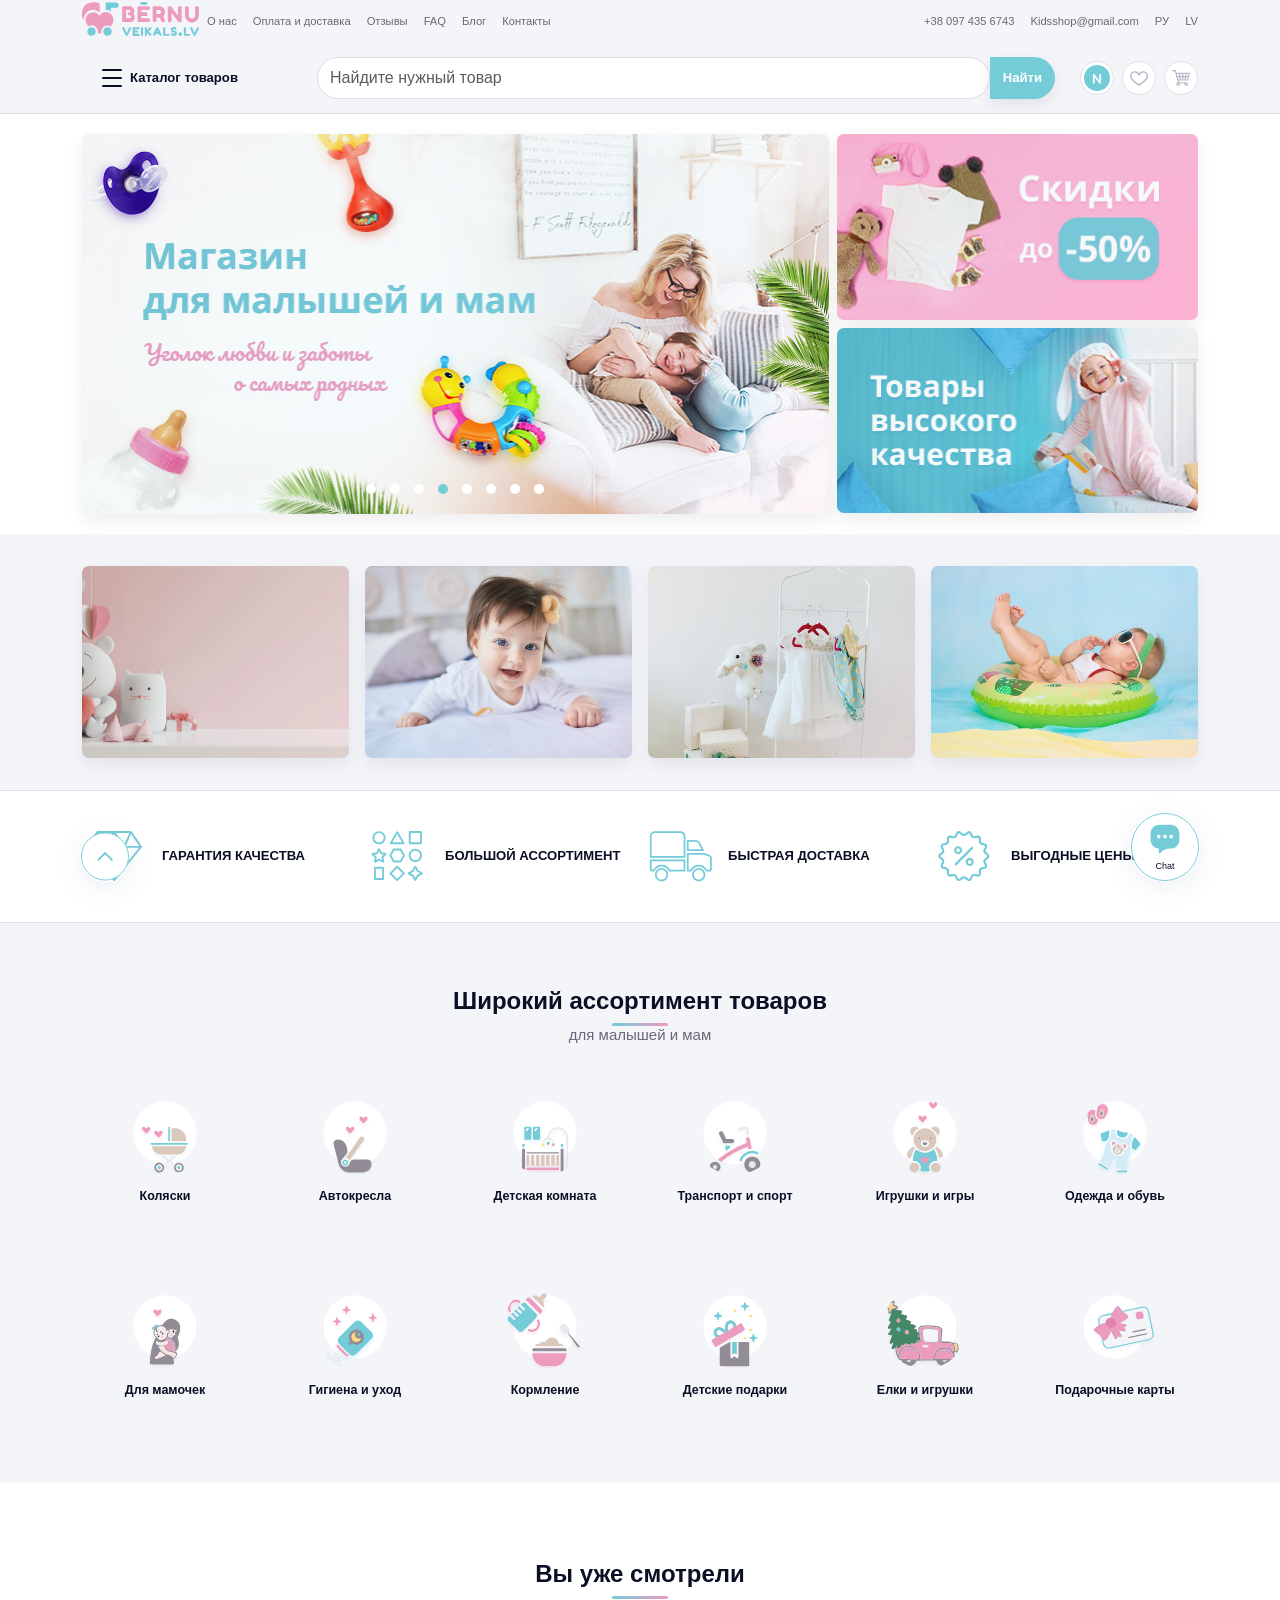
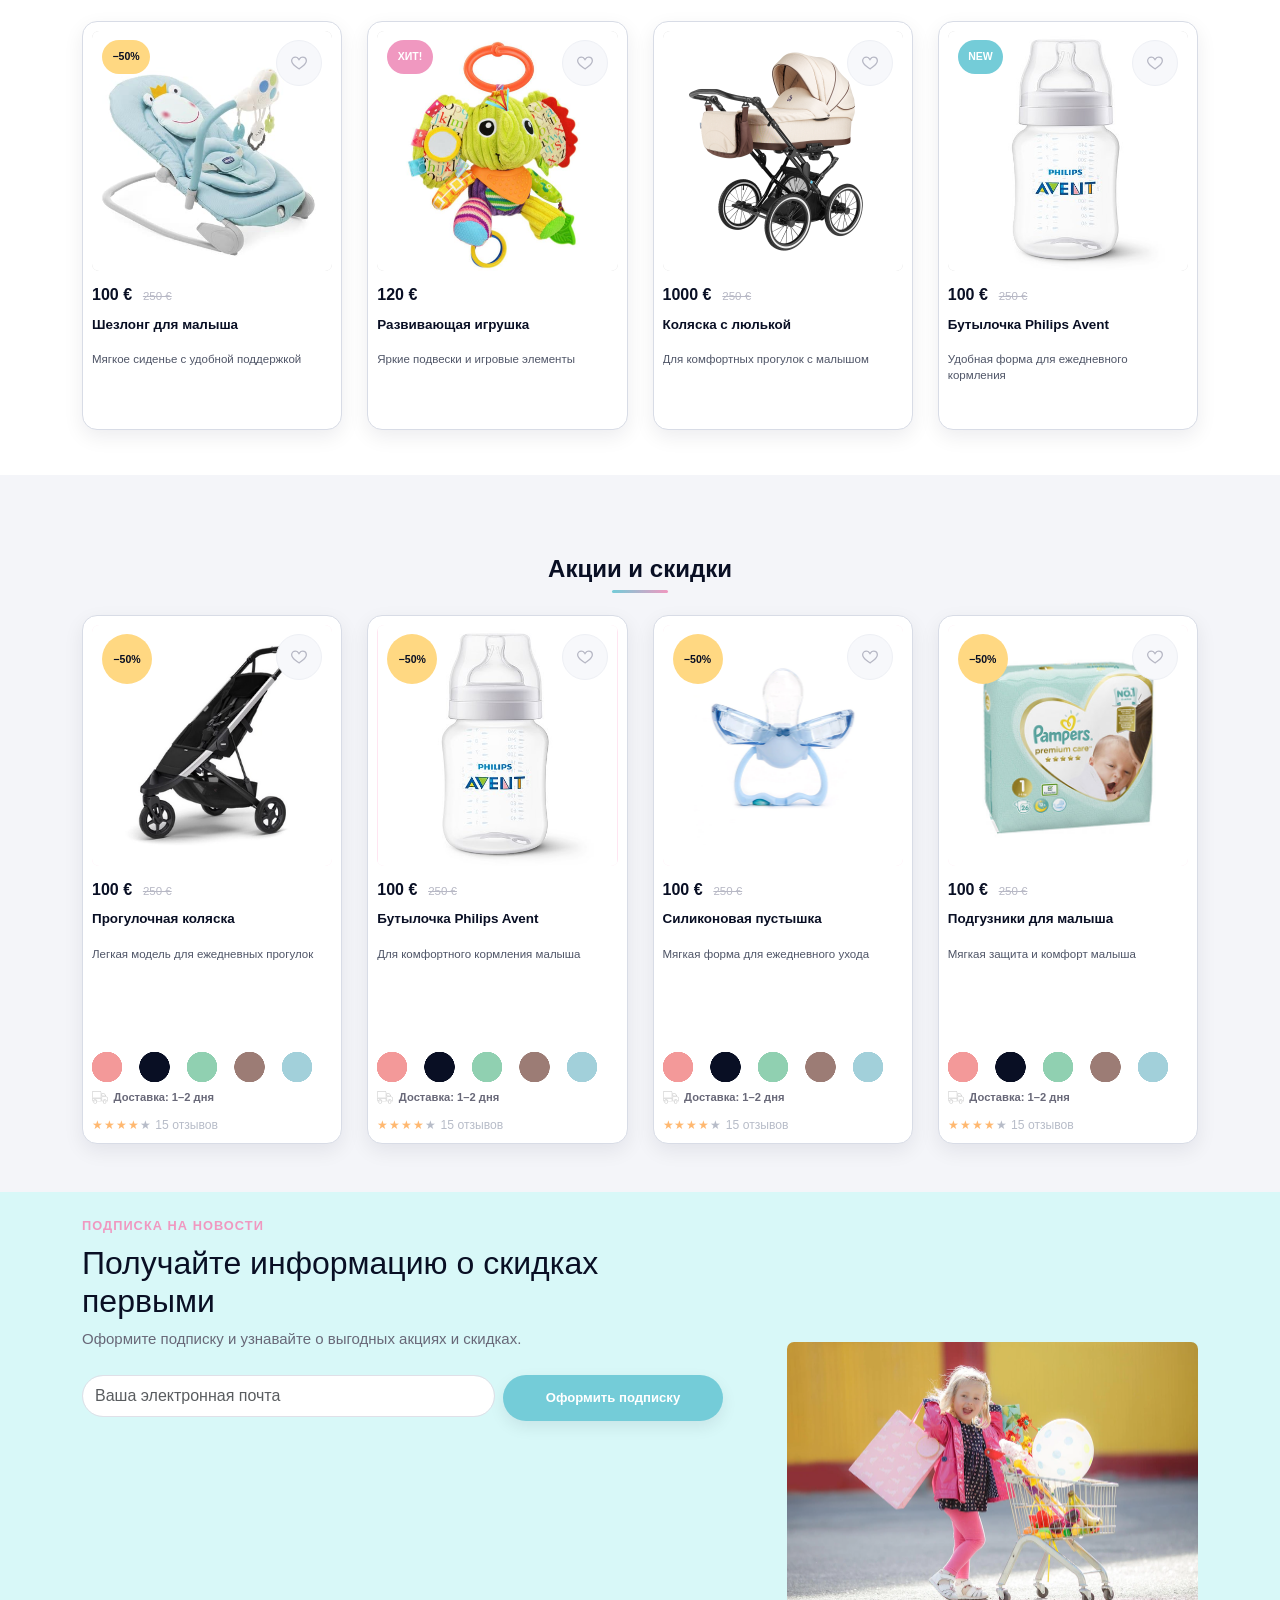
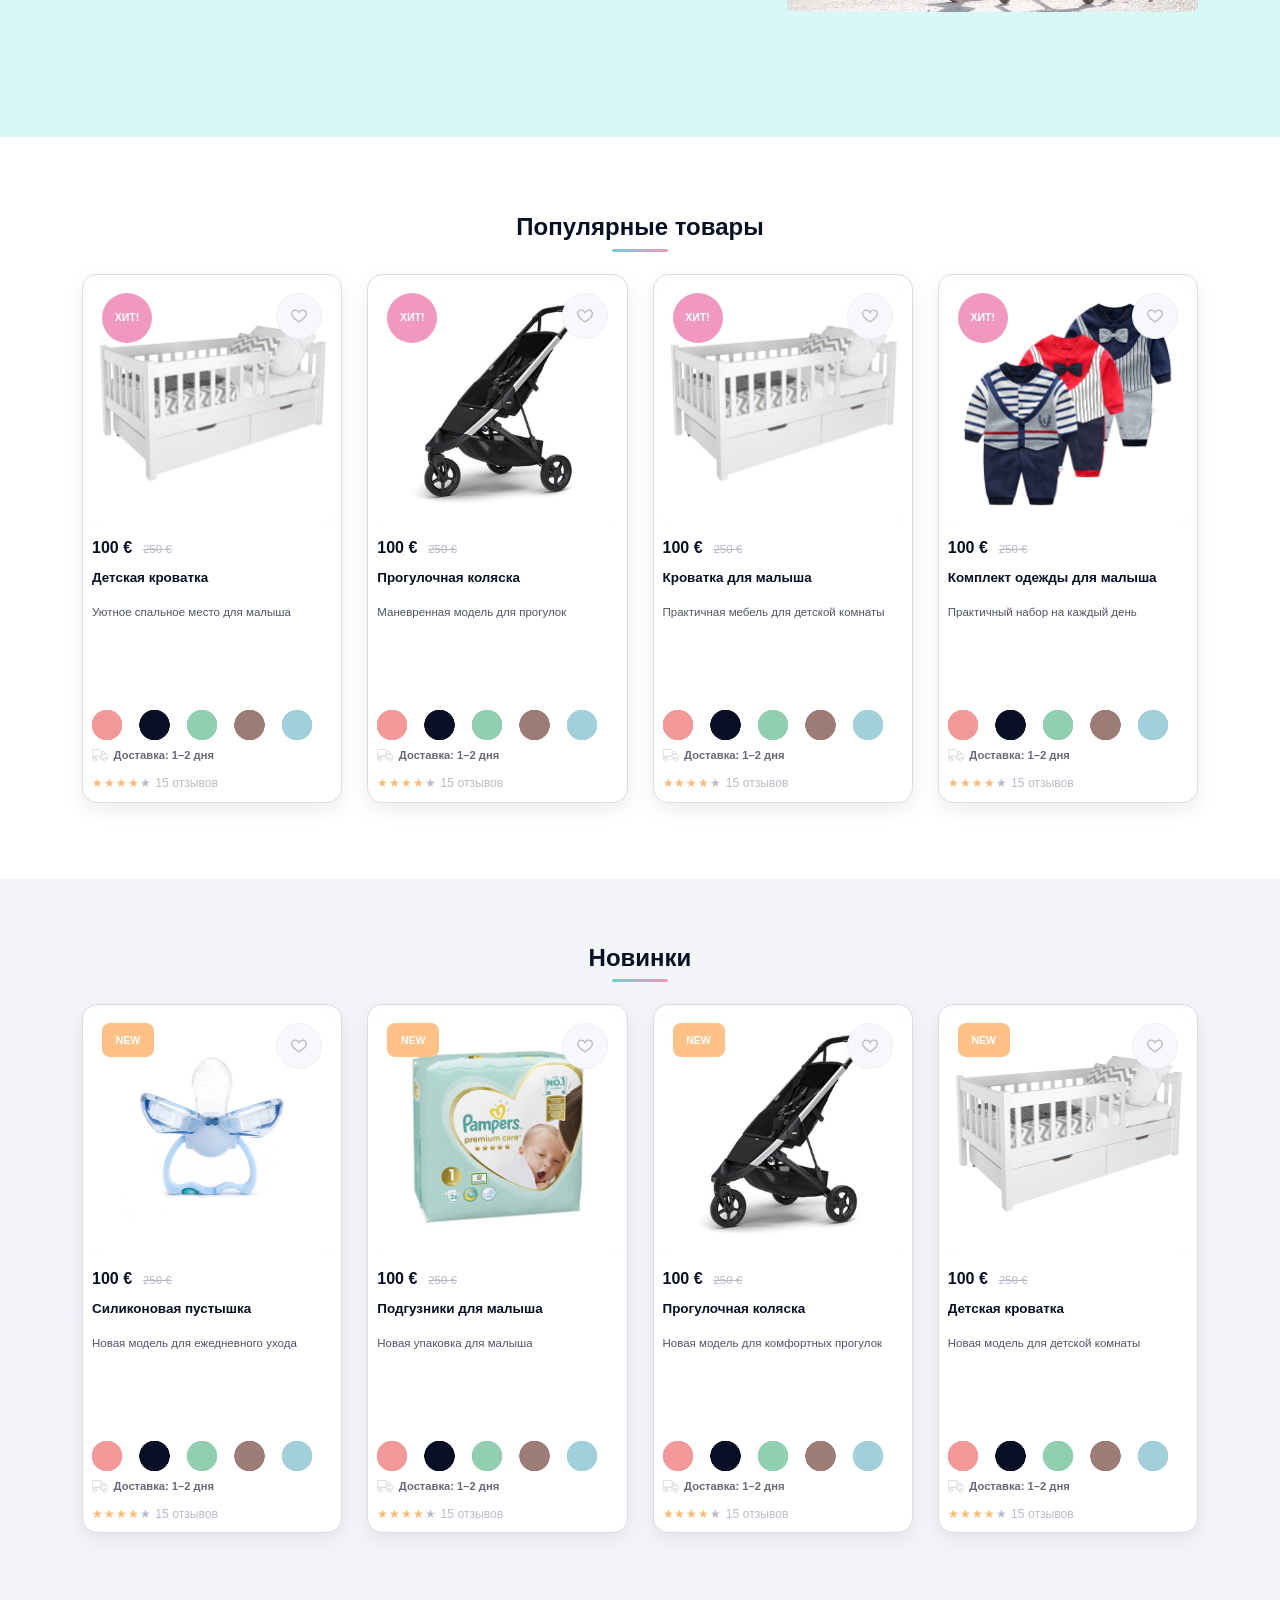
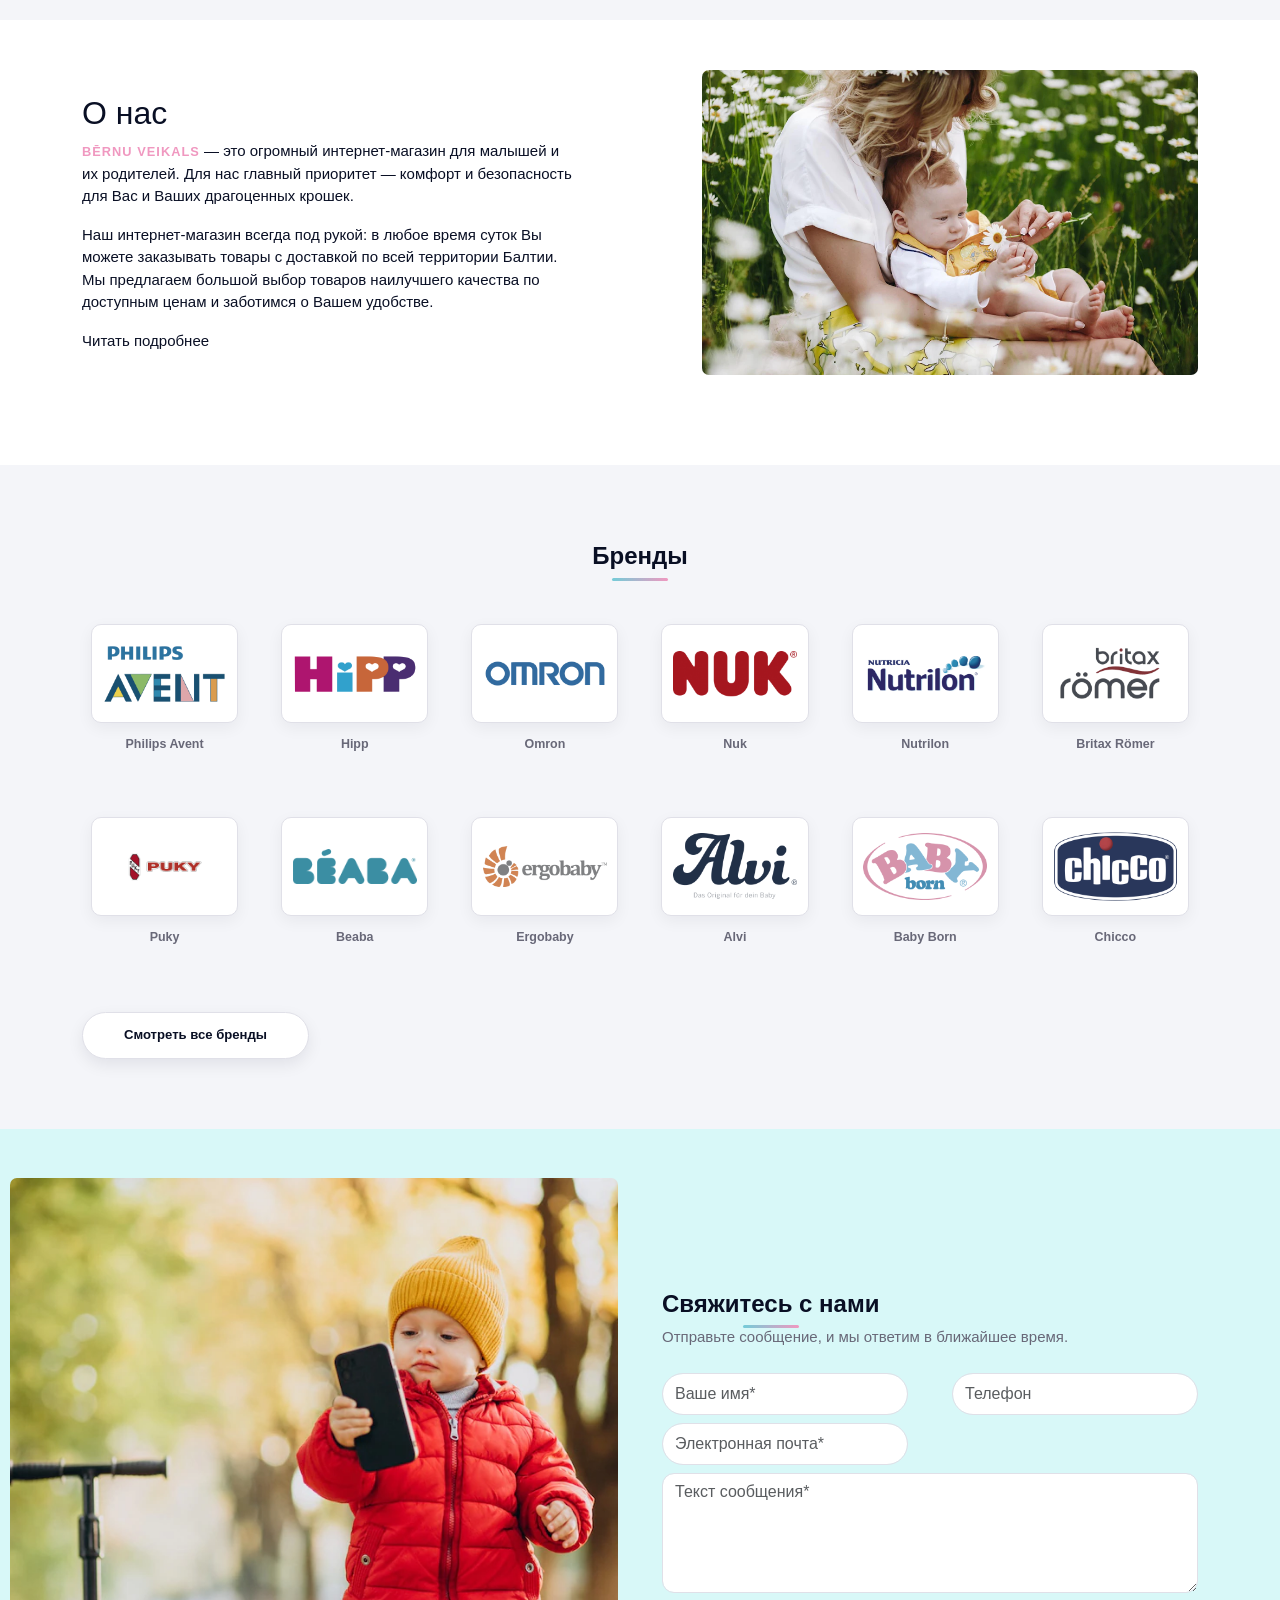
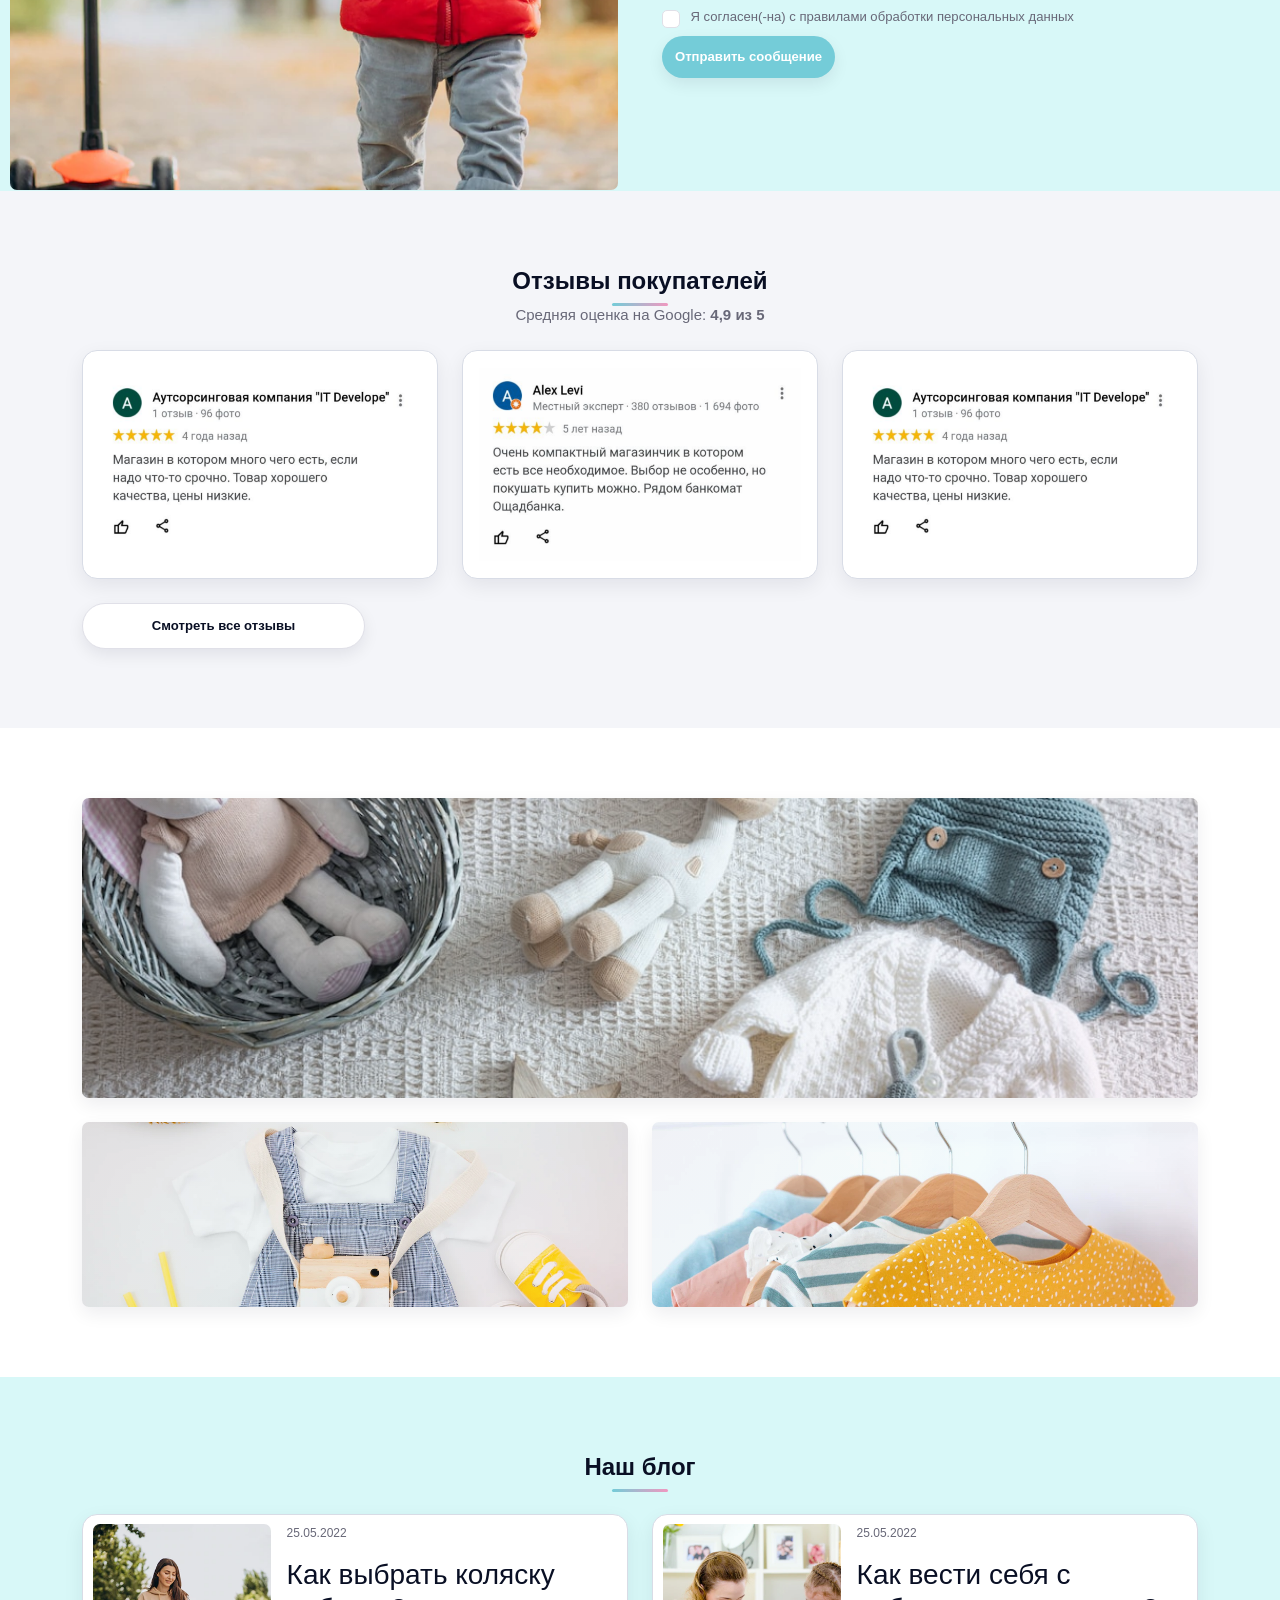
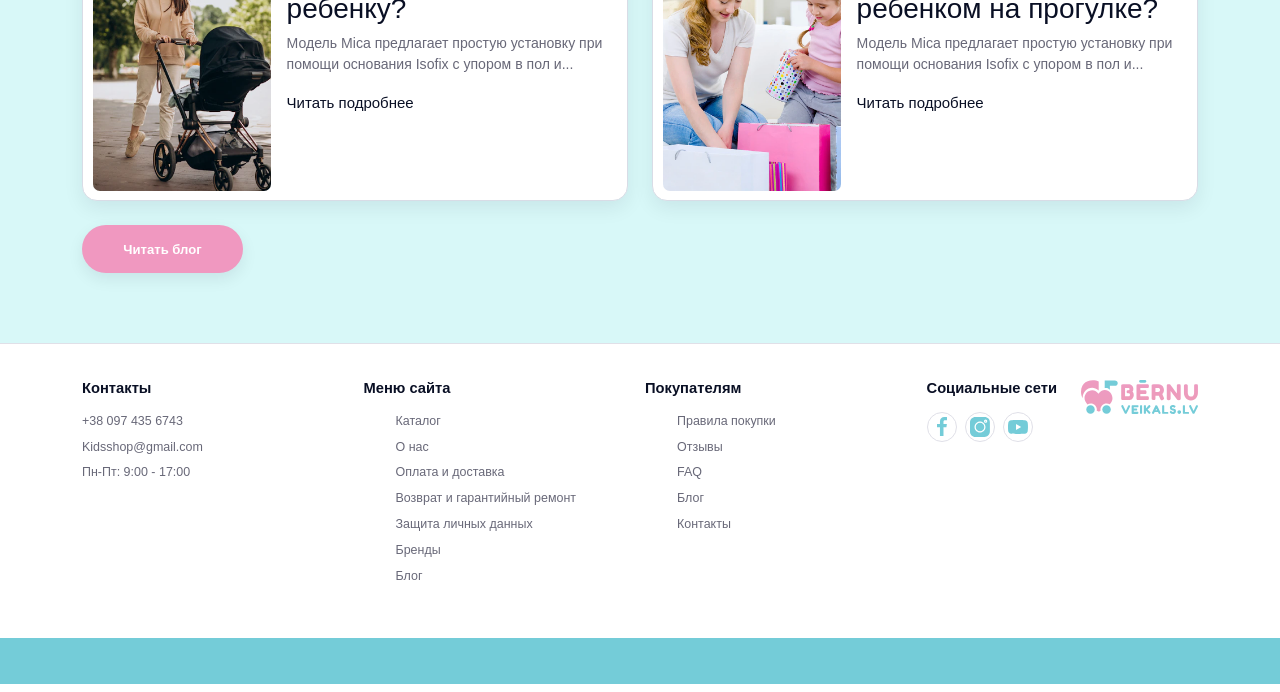
<file: task-5/index.html>
<!doctype html>
<html lang="ru">
  <head>
    <meta charset="UTF-8">
    <meta name="viewport" content="width=device-width, initial-scale=1.0">
    <title>Bērnu Veikals — Bootstrap 5 главная страница</title>
    <meta
      name="description"
      content="Главная страница интернет-магазина товаров для малышей и мам Bērnu Veikals, сверстанная с Bootstrap 5 grid."
    >
    <link
      href="https://cdn.jsdelivr.net/npm/bootstrap@5.3.8/dist/css/bootstrap.min.css"
      rel="stylesheet"
      integrity="sha384-sRIl4kxILFvY47J16cr9ZwB07vP4J8+LH7qKQnuqkuIAvNWLzeN8tE5YBujZqJLB"
      crossorigin="anonymous"
    >
    <!-- В task-5 нужен только Bootstrap CSS: интерактивных компонентов нет, поэтому Bootstrap JS не подключаем. -->
    <link rel="stylesheet" href="styles.css">
  </head>
  <body>
    <a class="skip-link" href="#main-content">Перейти к содержимому</a>

    <header class="site-header">
      <div class="header-top border-bottom">
        <div class="container">
          <div class="row align-items-center justify-content-between g-2 py-2">
            <div class="col-auto d-none d-xl-block">
              <a class="site-logo" href="#" aria-label="Bērnu Veikals, главная страница">
                <img src="assets/icons/logo.svg" alt="" width="117" height="34" aria-hidden="true">
              </a>
            </div>
            <div class="col d-none d-lg-block">
              <nav class="header-links" aria-label="Информационная навигация">
                <ul class="d-flex align-items-center gap-3 m-0 p-0">
                  <li><a href="#about">О нас</a></li>
                  <li><a href="#benefits">Оплата и доставка</a></li>
                  <li><a href="#reviews">Отзывы</a></li>
                  <li><a href="#">FAQ</a></li>
                  <li><a href="#blog">Блог</a></li>
                  <li><a href="#contact">Контакты</a></li>
                </ul>
              </nav>
            </div>
            <div class="col-auto">
              <div class="header-contacts d-flex align-items-center justify-content-end gap-3">
                <a href="tel:+380974356743">+38 097 435 6743</a>
                <a class="d-none d-md-inline" href="mailto:Kidsshop@gmail.com">Kidsshop@gmail.com</a>
                <span>РУ</span>
                <span>LV</span>
              </div>
            </div>
          </div>
        </div>
      </div>

      <div class="header-main border-bottom">
        <div class="container">
          <div class="row align-items-center g-3 py-3">
            <div class="col-auto d-lg-none">
              <button class="icon-button menu-button" type="button" aria-label="Открыть меню">
                <img class="svg-icon" src="assets/icons/icon-burger.svg" alt="" width="20" height="18" aria-hidden="true">
              </button>
            </div>
            <div class="col-auto d-xl-none">
              <a class="site-logo" href="#" aria-label="Bērnu Veikals, главная страница">
                <img src="assets/icons/logo.svg" alt="" width="117" height="34" aria-hidden="true">
              </a>
            </div>
            <div class="col-12 col-lg-auto order-3 order-lg-0 d-none d-md-block">
              <button class="btn catalog-button w-100" type="button">
                <img class="svg-icon" src="assets/icons/icon-burger.svg" alt="" width="20" height="18" aria-hidden="true">
                Каталог товаров
              </button>
            </div>
            <div class="col order-4 order-lg-0 d-none d-md-block">
              <form class="search-form d-flex" action="#" role="search">
                <label class="visually-hidden" for="site-search">Поиск по каталогу</label>
                <input class="form-control search-input" id="site-search" name="search" type="search" placeholder="Найдите нужный товар">
                <button class="btn theme-button search-submit" type="submit">Найти</button>
              </form>
            </div>
            <div class="col-auto ms-auto">
              <nav class="header-actions d-flex align-items-center gap-2" aria-label="Действия пользователя">
                <a class="icon-button d-md-none" href="#" aria-label="Поиск">
                  <img class="svg-icon" src="assets/icons/icon-search.svg" alt="" width="16" height="16" aria-hidden="true">
                </a>
                <a class="icon-button profile-action d-none d-sm-inline-flex" href="#" aria-label="Профиль">
                  <img class="svg-icon" src="assets/icons/icon-user.svg" alt="" width="34" height="34" aria-hidden="true">
                </a>
                <a class="icon-button" href="#" aria-label="Избранное">
                  <img class="svg-icon" src="assets/icons/icon-heart.svg" alt="" width="24" height="20" aria-hidden="true">
                </a>
                <a class="icon-button" href="#" aria-label="Корзина">
                  <img class="svg-icon" src="assets/icons/icon-cart.svg" alt="" width="28" height="26" aria-hidden="true">
                </a>
              </nav>
            </div>
          </div>
        </div>
      </div>
    </header>

    <main id="main-content">
      <section class="section hero" aria-labelledby="hero-title">
        <div class="container">
          <h1 class="visually-hidden" id="hero-title">Магазин для малышей и мам</h1>
          <div class="row g-2 align-items-stretch">
            <div class="col-12 col-lg-8 task-col-hero-main">
              <a class="hero-main media-card d-block h-100" href="#categories">
                <img class="image-cover" src="assets/images/hero-desktop.jpg" alt="Магазин для малышей и мам: уют, любовь и забота о самых родных" width="746" height="380">
                <span class="hero-dots d-none d-md-flex" aria-hidden="true">
                  <span></span><span></span><span></span><span class="active"></span><span></span><span></span><span></span><span></span>
                </span>
              </a>
            </div>
            <div class="col-12 col-lg-4 task-col-hero-side">
              <div class="row g-2 h-100">
                <div class="col-6 col-lg-12">
                  <a class="hero-side-card media-card d-block h-100" href="#sale-products">
                    <img class="image-cover" src="assets/images/hero-sale.jpg" alt="Скидки до 50 процентов" width="360" height="185">
                  </a>
                </div>
                <div class="col-6 col-lg-12">
                  <a class="hero-side-card media-card d-block h-100" href="#categories">
                    <img class="image-cover" src="assets/images/hero-quality.jpg" alt="Товары высокого качества" width="360" height="185">
                  </a>
                </div>
              </div>
            </div>
          </div>
        </div>
      </section>

      <section class="section section-soft promo" aria-labelledby="promo-title">
        <div class="container">
          <h2 class="visually-hidden" id="promo-title">Промо-предложения</h2>
          <div class="row g-3">
            <div class="col-6 col-md-3">
              <a class="promo-tile media-card" href="#">
                <img class="image-cover" src="assets/images/promo-teddy.png" alt="Мягкие игрушки и подарки для малышей" width="512" height="288" loading="lazy">
                <span>Товары для детской комнаты</span>
              </a>
            </div>
            <div class="col-6 col-md-3">
              <a class="promo-tile media-card" href="#">
                <img class="image-cover" src="assets/images/promo-baby.png" alt="Товары для самых маленьких" width="512" height="341" loading="lazy">
                <span>Одежда для малышей</span>
              </a>
            </div>
            <div class="col-6 col-md-3">
              <a class="promo-tile media-card" href="#">
                <img class="image-cover" src="assets/images/promo-clothes.png" alt="Одежда для малышей" width="500" height="667" loading="lazy">
                <span>Все для кормления</span>
              </a>
            </div>
            <div class="col-6 col-md-3">
              <a class="promo-tile media-card" href="#">
                <img class="image-cover" src="assets/images/promo-swim.png" alt="Товары для отдыха с малышом" width="512" height="341" loading="lazy">
                <span>Игрушки и развитие</span>
              </a>
            </div>
          </div>
        </div>
      </section>

      <section class="section benefits" id="benefits" aria-labelledby="benefits-title">
        <div class="container">
          <h2 class="visually-hidden" id="benefits-title">Преимущества магазина</h2>
          <div class="row g-3 align-items-center">
            <div class="col-12 col-sm-6 col-lg-3 task-col-benefit">
              <article class="benefit-card h-100">
                <span class="benefit-card__icon" aria-hidden="true"><img src="assets/icons/icon-quality.svg" alt="" width="56" height="50" aria-hidden="true"></span>
                <div><h3>Гарантия качества</h3><p>Проверенные товары</p></div>
              </article>
            </div>
            <div class="col-12 col-sm-6 col-lg-3 task-col-benefit">
              <article class="benefit-card h-100">
                <span class="benefit-card__icon" aria-hidden="true"><img src="assets/icons/icon-assortment.svg" alt="" width="52" height="51" aria-hidden="true"></span>
                <div><h3>Большой ассортимент</h3><p>Для малышей и мам</p></div>
              </article>
            </div>
            <div class="col-12 col-sm-6 col-lg-3 task-col-benefit">
              <article class="benefit-card h-100">
                <span class="benefit-card__icon" aria-hidden="true"><img src="assets/icons/icon-delivery.svg" alt="" width="63" height="51" aria-hidden="true"></span>
                <div><h3>Быстрая доставка</h3><p>По всей территории Балтии</p></div>
              </article>
            </div>
            <div class="col-12 col-sm-6 col-lg-3 task-col-benefit">
              <article class="benefit-card h-100">
                <span class="benefit-card__icon" aria-hidden="true"><img src="assets/icons/icon-prices.svg" alt="" width="53" height="52" aria-hidden="true"></span>
                <div><h3>Выгодные цены</h3><p>Акции и бонусы</p></div>
              </article>
            </div>
          </div>
        </div>
      </section>

      <section class="section section-soft categories" id="categories" aria-labelledby="categories-title">
        <div class="container">
          <div class="section-heading text-center mb-4">
            <h2 id="categories-title">Широкий ассортимент товаров</h2>
            <p>для малышей и мам</p>
          </div>
          <div class="row g-3 justify-content-center">
            <div class="col-6 col-sm-3 col-lg-2 task-col-catalog">
              <a class="category-card h-100" href="#"><span><img src="assets/icons/category-strollers.svg" alt="" width="110" height="110" aria-hidden="true"></span><strong>Коляски</strong></a>
            </div>
            <div class="col-6 col-sm-3 col-lg-2 task-col-catalog">
              <a class="category-card h-100" href="#"><span><img src="assets/icons/category-car-seats.svg" alt="" width="110" height="110" aria-hidden="true"></span><strong>Автокресла</strong></a>
            </div>
            <div class="col-6 col-sm-3 col-lg-2 task-col-catalog">
              <a class="category-card h-100" href="#"><span><img src="assets/icons/category-room.svg" alt="" width="110" height="110" aria-hidden="true"></span><strong>Детская комната</strong></a>
            </div>
            <div class="col-6 col-sm-3 col-lg-2 task-col-catalog">
              <a class="category-card h-100" href="#"><span><img src="assets/icons/category-sport.svg" alt="" width="110" height="110" aria-hidden="true"></span><strong>Транспорт и спорт</strong></a>
            </div>
            <div class="col-6 col-sm-3 col-lg-2 task-col-catalog">
              <a class="category-card h-100" href="#"><span><img src="assets/icons/category-toys.svg" alt="" width="110" height="110" aria-hidden="true"></span><strong>Игрушки и игры</strong></a>
            </div>
            <div class="col-6 col-sm-3 col-lg-2 task-col-catalog">
              <a class="category-card h-100" href="#"><span><img src="assets/icons/category-clothes.svg" alt="" width="110" height="110" aria-hidden="true"></span><strong>Одежда и обувь</strong></a>
            </div>
            <div class="col-6 col-sm-3 col-lg-2 task-col-catalog">
              <a class="category-card h-100" href="#"><span><img src="assets/icons/category-moms.svg" alt="" width="110" height="110" aria-hidden="true"></span><strong>Для мамочек</strong></a>
            </div>
            <div class="col-6 col-sm-3 col-lg-2 task-col-catalog">
              <a class="category-card h-100" href="#"><span><img src="assets/icons/category-care.svg" alt="" width="110" height="110" aria-hidden="true"></span><strong>Гигиена и уход</strong></a>
            </div>
            <div class="col-6 col-sm-3 col-lg-2 task-col-catalog">
              <a class="category-card h-100" href="#"><span><img src="assets/icons/category-feeding.svg" alt="" width="110" height="110" aria-hidden="true"></span><strong>Кормление</strong></a>
            </div>
            <div class="col-6 col-sm-3 col-lg-2 task-col-catalog">
              <a class="category-card h-100" href="#"><span><img src="assets/icons/category-gifts.svg" alt="" width="110" height="110" aria-hidden="true"></span><strong>Детские подарки</strong></a>
            </div>
            <div class="col-6 col-sm-3 col-lg-2 task-col-catalog">
              <a class="category-card h-100" href="#"><span><img src="assets/icons/category-christmas.svg" alt="" width="110" height="110" aria-hidden="true"></span><strong>Елки и игрушки</strong></a>
            </div>
            <div class="col-6 col-sm-3 col-lg-2 task-col-catalog">
              <a class="category-card h-100" href="#"><span><img src="assets/icons/category-gift-card.svg" alt="" width="110" height="110" aria-hidden="true"></span><strong>Подарочные карты</strong></a>
            </div>
          </div>
        </div>
      </section>

      <section class="section product-section" id="viewed-products" aria-labelledby="viewed-title">
        <div class="container">
          <div class="section-heading text-center mb-4"><h2 id="viewed-title">Вы уже смотрели</h2></div>
          <div class="row g-3 g-lg-4">
            <article class="col-6 col-sm-4 col-lg-3 task-col-product">
              <div class="product-card h-100">
                <div class="product-card__top">
                  <span class="badge-soft">−50%</span>
                  <button class="favorite-button" type="button" aria-label="Добавить товар в избранное">
                    <img src="assets/icons/icon-heart.svg" alt="" width="24" height="20" aria-hidden="true">
                  </button>
                </div>
                <img class="product-card__image" src="assets/images/product-bouncer.png" alt="Детский шезлонг голубого цвета" width="420" height="420" loading="lazy">
                <p class="product-card__price">100 € <del>250 €</del></p>
                <h3>Шезлонг для малыша</h3>
                <p class="product-card__meta">Мягкое сиденье с удобной поддержкой</p>
              </div>
            </article>
            <article class="col-6 col-sm-4 col-lg-3 task-col-product">
              <div class="product-card h-100">
                <div class="product-card__top">
                  <span class="badge-soft badge-soft--pink">ХИТ!</span>
                  <button class="favorite-button" type="button" aria-label="Добавить товар в избранное">
                    <img src="assets/icons/icon-heart.svg" alt="" width="24" height="20" aria-hidden="true">
                  </button>
                </div>
                <img class="product-card__image" src="assets/images/product-toy.png" alt="Развивающая игрушка для малыша" width="480" height="480" loading="lazy">
                <p class="product-card__price">120 €</p>
                <h3>Развивающая игрушка</h3>
                <p class="product-card__meta">Яркие подвески и игровые элементы</p>
              </div>
            </article>
            <article class="col-6 col-sm-4 col-lg-3 task-col-product">
              <div class="product-card h-100">
                <div class="product-card__top">
                  <button class="favorite-button ms-auto" type="button" aria-label="Добавить товар в избранное">
                    <img src="assets/icons/icon-heart.svg" alt="" width="24" height="20" aria-hidden="true">
                  </button>
                </div>
                <img class="product-card__image" src="assets/images/product-stroller-classic.png" alt="Детская коляска с люлькой" width="480" height="480" loading="lazy">
                <p class="product-card__price">1000 € <del>250 €</del></p>
                <h3>Коляска с люлькой</h3>
                <p class="product-card__meta">Для комфортных прогулок с малышом</p>
              </div>
            </article>
            <article class="col-6 col-sm-4 col-lg-3 task-col-product">
              <div class="product-card h-100">
                <div class="product-card__top">
                  <span class="badge-soft badge-soft--blue">NEW</span>
                  <button class="favorite-button" type="button" aria-label="Добавить товар в избранное">
                    <img src="assets/icons/icon-heart.svg" alt="" width="24" height="20" aria-hidden="true">
                  </button>
                </div>
                <img class="product-card__image" src="assets/images/product-bottle.png" alt="Бутылочка Philips Avent для кормления" width="449" height="450" loading="lazy">
                <p class="product-card__price">100 € <del>250 €</del></p>
                <h3>Бутылочка Philips Avent</h3>
                <p class="product-card__meta">Удобная форма для ежедневного кормления</p>
              </div>
            </article>
          </div>
        </div>
      </section>

      <section class="section section-soft product-section" id="sale-products" aria-labelledby="sale-title">
        <div class="container">
          <div class="section-heading text-center mb-4"><h2 id="sale-title">Акции и скидки</h2></div>
          <div class="row g-3 g-lg-4">
            <article class="col-6 col-sm-4 col-lg-3 task-col-product">
              <div class="product-card h-100">
                <div class="product-card__top">
                  <span class="badge-soft">−50%</span>
                  <button class="favorite-button" type="button" aria-label="Добавить товар в избранное">
                    <img src="assets/icons/icon-heart.svg" alt="" width="24" height="20" aria-hidden="true">
                  </button>
                </div>
                <img class="product-card__image product-card__image--pink" src="assets/images/product-stroller-sport.png" alt="Прогулочная коляска черного цвета" width="350" height="350" loading="lazy">
                <p class="product-card__price">100 € <del>250 €</del></p>
                <h3>Прогулочная коляска</h3>
                <p class="product-card__meta">Легкая модель для ежедневных прогулок</p>
                <span class="product-card__extras">
                  <span class="product-card__swatches" aria-hidden="true"></span>
                  <span class="product-card__delivery">Доставка: 1–2 дня</span>
                  <span class="product-card__rating" role="img" aria-label="Рейтинг: 4 из 5">★★★★<span>★</span> <em>15 отзывов</em></span>
                </span>
              </div>
            </article>
            <article class="col-6 col-sm-4 col-lg-3 task-col-product">
              <div class="product-card h-100">
                <div class="product-card__top">
                  <span class="badge-soft">−50%</span>
                  <button class="favorite-button" type="button" aria-label="Добавить товар в избранное">
                    <img src="assets/icons/icon-heart.svg" alt="" width="24" height="20" aria-hidden="true">
                  </button>
                </div>
                <img class="product-card__image product-card__image--pink" src="assets/images/product-bottle.png" alt="Бутылочка Philips Avent для кормления" width="449" height="450" loading="lazy">
                <p class="product-card__price">100 € <del>250 €</del></p>
                <h3>Бутылочка Philips Avent</h3>
                <p class="product-card__meta">Для комфортного кормления малыша</p>
                <span class="product-card__extras">
                  <span class="product-card__swatches" aria-hidden="true"></span>
                  <span class="product-card__delivery">Доставка: 1–2 дня</span>
                  <span class="product-card__rating" role="img" aria-label="Рейтинг: 4 из 5">★★★★<span>★</span> <em>15 отзывов</em></span>
                </span>
              </div>
            </article>
            <article class="col-6 col-sm-4 col-lg-3 task-col-product">
              <div class="product-card h-100">
                <div class="product-card__top">
                  <span class="badge-soft">−50%</span>
                  <button class="favorite-button" type="button" aria-label="Добавить товар в избранное">
                    <img src="assets/icons/icon-heart.svg" alt="" width="24" height="20" aria-hidden="true">
                  </button>
                </div>
                <img class="product-card__image product-card__image--pink" src="assets/images/product-pacifier.png" alt="Силиконовая пустышка для малыша" width="482" height="482" loading="lazy">
                <p class="product-card__price">100 € <del>250 €</del></p>
                <h3>Силиконовая пустышка</h3>
                <p class="product-card__meta">Мягкая форма для ежедневного ухода</p>
                <span class="product-card__extras">
                  <span class="product-card__swatches" aria-hidden="true"></span>
                  <span class="product-card__delivery">Доставка: 1–2 дня</span>
                  <span class="product-card__rating" role="img" aria-label="Рейтинг: 4 из 5">★★★★<span>★</span> <em>15 отзывов</em></span>
                </span>
              </div>
            </article>
            <article class="col-6 col-sm-4 col-lg-3 task-col-product">
              <div class="product-card h-100">
                <div class="product-card__top">
                  <span class="badge-soft">−50%</span>
                  <button class="favorite-button" type="button" aria-label="Добавить товар в избранное">
                    <img src="assets/icons/icon-heart.svg" alt="" width="24" height="20" aria-hidden="true">
                  </button>
                </div>
                <img class="product-card__image product-card__image--pink" src="assets/images/product-diapers.png" alt="Подгузники Pampers Premium Care" width="500" height="500" loading="lazy">
                <p class="product-card__price">100 € <del>250 €</del></p>
                <h3>Подгузники для малыша</h3>
                <p class="product-card__meta">Мягкая защита и комфорт малыша</p>
                <span class="product-card__extras">
                  <span class="product-card__swatches" aria-hidden="true"></span>
                  <span class="product-card__delivery">Доставка: 1–2 дня</span>
                  <span class="product-card__rating" role="img" aria-label="Рейтинг: 4 из 5">★★★★<span>★</span> <em>15 отзывов</em></span>
                </span>
              </div>
            </article>
          </div>
          <a class="btn theme-button theme-button--secondary section-button task-mobile-load-button d-none mt-4" href="#">Загрузить еще</a>
        </div>
      </section>

      <section class="section subscription" id="subscription" aria-labelledby="subscription-title">
        <div class="container-fluid px-0">
          <div class="container">
            <div class="row align-items-center g-4">
              <div class="col-12 col-lg-7">
                <p class="eyebrow">Подписка на новости</p>
                <h2 id="subscription-title">Получайте информацию о скидках первыми</h2>
                <p class="text-muted">Оформите подписку и узнавайте о выгодных акциях и скидках.</p>
                <form class="row g-2 mt-3" action="#">
                  <div class="col-12 col-md">
                    <label class="visually-hidden" for="subscription-email">Электронная почта</label>
                    <input class="form-control" id="subscription-email" name="email" type="email" placeholder="Ваша электронная почта" required>
                  </div>
                  <div class="col-12 col-md-auto">
                    <button class="btn theme-button w-100" type="submit">Оформить подписку</button>
                  </div>
                </form>
              </div>
              <div class="col-12 col-lg-5">
                <img class="panel-image image-cover" src="assets/images/subscription.png" alt="Девочка с покупками" width="822" height="547" loading="lazy">
              </div>
            </div>
          </div>
        </div>
      </section>

      <section class="section product-section" id="popular-products" aria-labelledby="popular-title">
        <div class="container">
          <div class="section-heading text-center mb-4"><h2 id="popular-title">Популярные товары</h2></div>
          <div class="row g-3 g-lg-4">
            <article class="col-6 col-sm-4 col-lg-3 task-col-product">
              <div class="product-card h-100">
                <div class="product-card__top">
                  <span class="badge-soft badge-soft--pink">ХИТ!</span>
                  <button class="favorite-button" type="button" aria-label="Добавить товар в избранное">
                    <img src="assets/icons/icon-heart.svg" alt="" width="24" height="20" aria-hidden="true">
                  </button>
                </div>
                <img class="product-card__image product-card__image--pink" src="assets/images/product-bed.png" alt="Белая детская кроватка" width="482" height="482" loading="lazy">
                <p class="product-card__price">100 € <del>250 €</del></p>
                <h3>Детская кроватка</h3>
                <p class="product-card__meta">Уютное спальное место для малыша</p>
                <span class="product-card__extras">
                  <span class="product-card__swatches" aria-hidden="true"></span>
                  <span class="product-card__delivery">Доставка: 1–2 дня</span>
                  <span class="product-card__rating" role="img" aria-label="Рейтинг: 4 из 5">★★★★<span>★</span> <em>15 отзывов</em></span>
                </span>
              </div>
            </article>
            <article class="col-6 col-sm-4 col-lg-3 task-col-product">
              <div class="product-card h-100">
                <div class="product-card__top">
                  <span class="badge-soft badge-soft--pink">ХИТ!</span>
                  <button class="favorite-button" type="button" aria-label="Добавить товар в избранное">
                    <img src="assets/icons/icon-heart.svg" alt="" width="24" height="20" aria-hidden="true">
                  </button>
                </div>
                <img class="product-card__image product-card__image--pink" src="assets/images/product-stroller-sport.png" alt="Прогулочная коляска черного цвета" width="350" height="350" loading="lazy">
                <p class="product-card__price">100 € <del>250 €</del></p>
                <h3>Прогулочная коляска</h3>
                <p class="product-card__meta">Маневренная модель для прогулок</p>
                <span class="product-card__extras">
                  <span class="product-card__swatches" aria-hidden="true"></span>
                  <span class="product-card__delivery">Доставка: 1–2 дня</span>
                  <span class="product-card__rating" role="img" aria-label="Рейтинг: 4 из 5">★★★★<span>★</span> <em>15 отзывов</em></span>
                </span>
              </div>
            </article>
            <article class="col-6 col-sm-4 col-lg-3 task-col-product">
              <div class="product-card h-100">
                <div class="product-card__top">
                  <span class="badge-soft badge-soft--pink">ХИТ!</span>
                  <button class="favorite-button" type="button" aria-label="Добавить товар в избранное">
                    <img src="assets/icons/icon-heart.svg" alt="" width="24" height="20" aria-hidden="true">
                  </button>
                </div>
                <img class="product-card__image product-card__image--pink" src="assets/images/product-bed.png" alt="Белая детская кроватка" width="482" height="482" loading="lazy">
                <p class="product-card__price">100 € <del>250 €</del></p>
                <h3>Кроватка для малыша</h3>
                <p class="product-card__meta">Практичная мебель для детской комнаты</p>
                <span class="product-card__extras">
                  <span class="product-card__swatches" aria-hidden="true"></span>
                  <span class="product-card__delivery">Доставка: 1–2 дня</span>
                  <span class="product-card__rating" role="img" aria-label="Рейтинг: 4 из 5">★★★★<span>★</span> <em>15 отзывов</em></span>
                </span>
              </div>
            </article>
            <article class="col-6 col-sm-4 col-lg-3 task-col-product">
              <div class="product-card h-100">
                <div class="product-card__top">
                  <span class="badge-soft badge-soft--pink">ХИТ!</span>
                  <button class="favorite-button" type="button" aria-label="Добавить товар в избранное">
                    <img src="assets/icons/icon-heart.svg" alt="" width="24" height="20" aria-hidden="true">
                  </button>
                </div>
                <img class="product-card__image product-card__image--pink" src="assets/images/product-clothes.png" alt="Комплект одежды для малыша" width="482" height="482" loading="lazy">
                <p class="product-card__price">100 € <del>250 €</del></p>
                <h3>Комплект одежды для малыша</h3>
                <p class="product-card__meta">Практичный набор на каждый день</p>
                <span class="product-card__extras">
                  <span class="product-card__swatches" aria-hidden="true"></span>
                  <span class="product-card__delivery">Доставка: 1–2 дня</span>
                  <span class="product-card__rating" role="img" aria-label="Рейтинг: 4 из 5">★★★★<span>★</span> <em>15 отзывов</em></span>
                </span>
              </div>
            </article>
          </div>
          <a class="btn theme-button theme-button--secondary section-button task-mobile-load-button d-none mt-4" href="#">Загрузить еще</a>
        </div>
      </section>

      <section class="section section-soft product-section" id="new-products" aria-labelledby="new-title">
        <div class="container">
          <div class="section-heading text-center mb-4"><h2 id="new-title">Новинки</h2></div>
          <div class="row g-3 g-lg-4">
            <article class="col-6 col-sm-4 col-lg-3 task-col-product">
              <div class="product-card h-100">
                <div class="product-card__top">
                  <span class="badge-soft badge-soft--blue">NEW</span>
                  <button class="favorite-button" type="button" aria-label="Добавить товар в избранное">
                    <img src="assets/icons/icon-heart.svg" alt="" width="24" height="20" aria-hidden="true">
                  </button>
                </div>
                <img class="product-card__image product-card__image--pink" src="assets/images/product-pacifier.png" alt="Силиконовая пустышка для малыша" width="482" height="482" loading="lazy">
                <p class="product-card__price">100 € <del>250 €</del></p>
                <h3>Силиконовая пустышка</h3>
                <p class="product-card__meta">Новая модель для ежедневного ухода</p>
                <span class="product-card__extras">
                  <span class="product-card__swatches" aria-hidden="true"></span>
                  <span class="product-card__delivery">Доставка: 1–2 дня</span>
                  <span class="product-card__rating" role="img" aria-label="Рейтинг: 4 из 5">★★★★<span>★</span> <em>15 отзывов</em></span>
                </span>
              </div>
            </article>
            <article class="col-6 col-sm-4 col-lg-3 task-col-product">
              <div class="product-card h-100">
                <div class="product-card__top">
                  <span class="badge-soft badge-soft--blue">NEW</span>
                  <button class="favorite-button" type="button" aria-label="Добавить товар в избранное">
                    <img src="assets/icons/icon-heart.svg" alt="" width="24" height="20" aria-hidden="true">
                  </button>
                </div>
                <img class="product-card__image product-card__image--pink" src="assets/images/product-diapers.png" alt="Подгузники Pampers Premium Care" width="500" height="500" loading="lazy">
                <p class="product-card__price">100 € <del>250 €</del></p>
                <h3>Подгузники для малыша</h3>
                <p class="product-card__meta">Новая упаковка для малыша</p>
                <span class="product-card__extras">
                  <span class="product-card__swatches" aria-hidden="true"></span>
                  <span class="product-card__delivery">Доставка: 1–2 дня</span>
                  <span class="product-card__rating" role="img" aria-label="Рейтинг: 4 из 5">★★★★<span>★</span> <em>15 отзывов</em></span>
                </span>
              </div>
            </article>
            <article class="col-6 col-sm-4 col-lg-3 task-col-product">
              <div class="product-card h-100">
                <div class="product-card__top">
                  <span class="badge-soft badge-soft--blue">NEW</span>
                  <button class="favorite-button" type="button" aria-label="Добавить товар в избранное">
                    <img src="assets/icons/icon-heart.svg" alt="" width="24" height="20" aria-hidden="true">
                  </button>
                </div>
                <img class="product-card__image product-card__image--pink" src="assets/images/product-stroller-sport.png" alt="Прогулочная коляска черного цвета" width="350" height="350" loading="lazy">
                <p class="product-card__price">100 € <del>250 €</del></p>
                <h3>Прогулочная коляска</h3>
                <p class="product-card__meta">Новая модель для комфортных прогулок</p>
                <span class="product-card__extras">
                  <span class="product-card__swatches" aria-hidden="true"></span>
                  <span class="product-card__delivery">Доставка: 1–2 дня</span>
                  <span class="product-card__rating" role="img" aria-label="Рейтинг: 4 из 5">★★★★<span>★</span> <em>15 отзывов</em></span>
                </span>
              </div>
            </article>
            <article class="col-6 col-sm-4 col-lg-3 task-col-product">
              <div class="product-card h-100">
                <div class="product-card__top">
                  <span class="badge-soft badge-soft--blue">NEW</span>
                  <button class="favorite-button" type="button" aria-label="Добавить товар в избранное">
                    <img src="assets/icons/icon-heart.svg" alt="" width="24" height="20" aria-hidden="true">
                  </button>
                </div>
                <img class="product-card__image product-card__image--pink" src="assets/images/product-bed.png" alt="Белая детская кроватка" width="482" height="482" loading="lazy">
                <p class="product-card__price">100 € <del>250 €</del></p>
                <h3>Детская кроватка</h3>
                <p class="product-card__meta">Новая модель для детской комнаты</p>
                <span class="product-card__extras">
                  <span class="product-card__swatches" aria-hidden="true"></span>
                  <span class="product-card__delivery">Доставка: 1–2 дня</span>
                  <span class="product-card__rating" role="img" aria-label="Рейтинг: 4 из 5">★★★★<span>★</span> <em>15 отзывов</em></span>
                </span>
              </div>
            </article>
          </div>
          <a class="btn theme-button theme-button--secondary section-button task-mobile-load-button d-none mt-4" href="#">Загрузить еще</a>
        </div>
      </section>

      <section class="section about" id="about" aria-labelledby="about-title">
        <div class="container">
          <div class="row align-items-center g-4">
            <div class="col-12 col-lg-6">
              <h2 id="about-title">О нас</h2>
              <p>
                <strong class="eyebrow">Bērnu veikals</strong> — это огромный интернет-магазин для малышей и их родителей.
                Для нас главный приоритет — комфорт и безопасность для Вас и Ваших драгоценных крошек.
              </p>
              <p>
                Наш интернет-магазин всегда под рукой: в любое время суток Вы можете заказывать товары с доставкой по всей территории Балтии.
                Мы предлагаем большой выбор товаров наилучшего качества по доступным ценам и заботимся о Вашем удобстве.
              </p>
              <a class="text-link" href="#">Читать подробнее</a>
            </div>
            <div class="col-12 col-lg-6">
              <img class="panel-image image-cover" src="assets/images/about.png" alt="Мама с малышом на природе" width="902" height="601" loading="lazy">
            </div>
          </div>
        </div>
      </section>

      <section class="section section-soft brands" id="brands" aria-labelledby="brands-title">
        <div class="container">
          <div class="section-heading text-center mb-4"><h2 id="brands-title">Бренды</h2></div>
          <div class="row g-3">
            <div class="col-6 col-sm-3 col-lg-2 task-col-catalog">
              <a class="brand-card h-100" href="#">
                <span><img src="assets/images/brand-avent.png" alt="Philips Avent" width="200" height="97" loading="lazy"></span>
                <strong>Philips Avent</strong>
              </a>
            </div>
            <div class="col-6 col-sm-3 col-lg-2 task-col-catalog">
              <a class="brand-card h-100" href="#">
                <span><img src="assets/images/brand-hipp.png" alt="Hipp" width="200" height="61" loading="lazy"></span>
                <strong>Hipp</strong>
              </a>
            </div>
            <div class="col-6 col-sm-3 col-lg-2 task-col-catalog">
              <a class="brand-card h-100" href="#">
                <span><img src="assets/images/brand-omron.png" alt="Omron" width="200" height="47" loading="lazy"></span>
                <strong>Omron</strong>
              </a>
            </div>
            <div class="col-6 col-sm-3 col-lg-2 task-col-catalog">
              <a class="brand-card h-100" href="#">
                <span><img src="assets/images/brand-nuk.png" alt="Nuk" width="200" height="100" loading="lazy"></span>
                <strong>Nuk</strong>
              </a>
            </div>
            <div class="col-6 col-sm-3 col-lg-2 task-col-catalog">
              <a class="brand-card h-100" href="#">
                <span><img src="assets/images/brand-nutrilon.png" alt="Nutrilon" width="200" height="72" loading="lazy"></span>
                <strong>Nutrilon</strong>
              </a>
            </div>
            <div class="col-6 col-sm-3 col-lg-2 task-col-catalog">
              <a class="brand-card h-100" href="#">
                <span><img src="assets/images/brand-romer.png" alt="Britax Römer" width="200" height="96" loading="lazy"></span>
                <strong>Britax Römer</strong>
              </a>
            </div>
            <div class="col-6 col-sm-3 col-lg-2 task-col-catalog">
              <a class="brand-card h-100" href="#">
                <span><img src="assets/images/brand-puky.png" alt="Puky" width="200" height="200" loading="lazy"></span>
                <strong>Puky</strong>
              </a>
            </div>
            <div class="col-6 col-sm-3 col-lg-2 task-col-catalog">
              <a class="brand-card h-100" href="#">
                <span><img src="assets/images/brand-beaba.png" alt="Beaba" width="300" height="84" loading="lazy"></span>
                <strong>Beaba</strong>
              </a>
            </div>
            <div class="col-6 col-sm-3 col-lg-2 task-col-catalog">
              <a class="brand-card h-100" href="#">
                <span><img src="assets/images/brand-ergobaby.png" alt="Ergobaby" width="200" height="67" loading="lazy"></span>
                <strong>Ergobaby</strong>
              </a>
            </div>
            <div class="col-6 col-sm-3 col-lg-2 task-col-catalog">
              <a class="brand-card h-100" href="#">
                <span><img src="assets/images/brand-alvi.png" alt="Alvi" width="200" height="107" loading="lazy"></span>
                <strong>Alvi</strong>
              </a>
            </div>
            <div class="col-6 col-sm-3 col-lg-2 task-col-catalog">
              <a class="brand-card h-100" href="#">
                <span><img src="assets/images/brand-babyborn.png" alt="Baby Born" width="200" height="107" loading="lazy"></span>
                <strong>Baby Born</strong>
              </a>
            </div>
            <div class="col-6 col-sm-3 col-lg-2 task-col-catalog">
              <a class="brand-card h-100" href="#">
                <span><img src="assets/images/brand-chicco.png" alt="Chicco" width="200" height="110" loading="lazy"></span>
                <strong>Chicco</strong>
              </a>
            </div>
          </div>
          <a class="btn theme-button theme-button--secondary section-button mt-4" href="#">Смотреть все бренды</a>
        </div>
      </section>

      <section class="section contact" id="contact" aria-labelledby="contact-title">
        <div class="container">
          <div class="row align-items-center g-4">
            <div class="col-12 col-lg-6 order-2 order-lg-1">
              <img class="contact-image image-cover" src="assets/images/contact.png" alt="Ребенок с телефоном на прогулке" width="1060" height="706" loading="lazy">
            </div>
            <div class="col-12 col-lg-6 order-1 order-lg-2">
              <div class="section-heading text-lg-start mb-4">
                <h2 id="contact-title">Свяжитесь с нами</h2>
                <p>Отправьте сообщение, и мы ответим в ближайшее время.</p>
              </div>
              <form class="contact-form" action="#">
                <div class="row g-2">
                  <div class="col-12 col-md-6">
                    <label>
                      <span class="visually-hidden">Ваше имя</span>
                      <input class="form-control" name="name" type="text" placeholder="Ваше имя*" required>
                    </label>
                  </div>
                  <div class="col-12 col-md-6">
                    <label>
                      <span class="visually-hidden">Телефон</span>
                      <input class="form-control" name="phone" type="tel" placeholder="Телефон">
                    </label>
                  </div>
                  <div class="col-12 col-md-6">
                    <label>
                      <span class="visually-hidden">Электронная почта</span>
                      <input class="form-control" name="email" type="email" placeholder="Электронная почта*" required>
                    </label>
                  </div>
                  <div class="col-12">
                    <label>
                      <span class="visually-hidden">Текст сообщения</span>
                      <textarea class="form-control" name="message" placeholder="Текст сообщения*" required></textarea>
                    </label>
                  </div>
                  <div class="col-12">
                    <label class="checkbox-field">
                      <input name="consent" type="checkbox" required>
                      <span>Я согласен(-на) с правилами обработки персональных данных</span>
                    </label>
                  </div>
                  <div class="col-12">
                    <button class="btn theme-button" type="submit">Отправить сообщение</button>
                  </div>
                </div>
              </form>
            </div>
          </div>
        </div>
      </section>

      <section class="section section-soft reviews" id="reviews" aria-labelledby="reviews-title">
        <div class="container">
          <div class="section-heading text-center mb-4">
            <h2 id="reviews-title">Отзывы покупателей</h2>
            <p>Средняя оценка на Google: <strong>4,9 из 5</strong></p>
          </div>
          <div class="row g-4">
            <article class="col-12 col-md-6 col-lg-4">
              <div class="review-card h-100">
                <h3 class="visually-hidden">Отзыв покупателя о магазине</h3>
                <img src="assets/images/review-company.png" alt="Отзыв покупателя: товар хорошего качества, цены низкие" width="605" height="331" loading="lazy">
              </div>
            </article>
            <article class="col-12 col-md-6 col-lg-4">
              <div class="review-card h-100">
                <h3 class="visually-hidden">Отзыв покупателя о магазине</h3>
                <img src="assets/images/review-alex.png" alt="Отзыв покупателя: в магазине есть все необходимое" width="602" height="362" loading="lazy">
              </div>
            </article>
            <article class="col-12 col-md-6 col-lg-4">
              <div class="review-card h-100">
                <h3 class="visually-hidden">Отзыв покупателя о качестве товаров</h3>
                <img src="assets/images/review-company.png" alt="Отзыв покупателя о качестве товаров и ценах магазина" width="605" height="331" loading="lazy">
              </div>
            </article>
          </div>
          <a class="btn theme-button theme-button--secondary section-button mt-4" href="#">Смотреть все отзывы</a>
        </div>
      </section>

      <section class="section content-banners" aria-labelledby="content-banners-title">
        <div class="container">
          <h2 class="visually-hidden" id="content-banners-title">Полезные подборки товаров</h2>
          <div class="row g-3">
            <div class="col-12">
              <a class="content-banner media-card content-banner--large" href="#">
                <img class="image-cover" src="assets/images/banner-large.png" alt="Вязаная одежда и игрушки для малыша" width="1060" height="706" loading="lazy">
                <span class="visually-hidden">Полезные вещи для малышей</span>
              </a>
            </div>
            <div class="col-6">
              <a class="content-banner media-card" href="#">
                <img class="image-cover" src="assets/images/banner-overalls.png" alt="Детский комбинезон и аксессуары" width="1060" height="702" loading="lazy">
                <span class="visually-hidden">Подборка одежды для малыша</span>
              </a>
            </div>
            <div class="col-6">
              <a class="content-banner media-card" href="#">
                <img class="image-cover" src="assets/images/banner-clothes.png" alt="Детская одежда на вешалках" width="1060" height="706" loading="lazy">
                <span class="visually-hidden">Новая коллекция одежды</span>
              </a>
            </div>
          </div>
        </div>
      </section>

      <section class="section blog section-blue" id="blog" aria-labelledby="blog-title">
        <div class="container">
          <div class="section-heading text-center mb-4"><h2 id="blog-title">Наш блог</h2></div>
          <div class="row g-4">
            <article class="col-12 col-lg-6">
              <div class="blog-card h-100">
                <img class="blog-card__image image-cover" src="assets/images/blog-stroller.png" alt="Мама гуляет с ребенком в коляске" width="315" height="472" loading="lazy">
                <div>
                  <p class="blog-card__date">25.05.2022</p>
                  <h3><a href="#">Как выбрать коляску ребенку?</a></h3>
                  <p>Модель Mica предлагает простую установку при помощи основания Isofix с упором в пол и...</p>
                  <a class="text-link" href="#">Читать подробнее</a>
                </div>
              </div>
            </article>
            <article class="col-12 col-lg-6">
              <div class="blog-card h-100">
                <img class="blog-card__image image-cover" src="assets/images/blog-shopping.png" alt="Мама с дочерью выбирают покупки" width="572" height="472" loading="lazy">
                <div>
                  <p class="blog-card__date">25.05.2022</p>
                  <h3><a href="#">Как вести себя с ребенком на прогулке?</a></h3>
                  <p>Модель Mica предлагает простую установку при помощи основания Isofix с упором в пол и...</p>
                  <a class="text-link" href="#">Читать подробнее</a>
                </div>
              </div>
            </article>
          </div>
          <a class="btn theme-button theme-button--pink section-button mt-4" href="#">Читать блог</a>
        </div>
      </section>
    </main>

    <footer class="site-footer">
      <div class="container">
        <div class="row g-4 align-items-start">
          <section class="col-12 col-sm-6 col-lg" aria-labelledby="footer-contacts-title">
            <h2 id="footer-contacts-title">Контакты</h2>
            <p><a href="tel:+380974356743">+38 097 435 6743</a></p>
            <p><a href="mailto:Kidsshop@gmail.com">Kidsshop@gmail.com</a></p>
            <p>Пн-Пт: 9:00 - 17:00</p>
          </section>
          <nav class="col-12 col-sm-6 col-lg" aria-labelledby="footer-menu-title">
            <h2 id="footer-menu-title">Меню сайта</h2>
            <ul>
              <li><a href="#categories">Каталог</a></li>
              <li><a href="#about">О нас</a></li>
              <li><a href="#benefits">Оплата и доставка</a></li>
              <li><a href="#">Возврат и гарантийный ремонт</a></li>
              <li><a href="#">Защита личных данных</a></li>
              <li><a href="#brands">Бренды</a></li>
              <li><a href="#blog">Блог</a></li>
            </ul>
          </nav>
          <nav class="col-12 col-sm-6 col-lg" aria-labelledby="footer-info-title">
            <h2 id="footer-info-title">Покупателям</h2>
            <ul>
              <li><a href="#">Правила покупки</a></li>
              <li><a href="#reviews">Отзывы</a></li>
              <li><a href="#">FAQ</a></li>
              <li><a href="#blog">Блог</a></li>
              <li><a href="#contact">Контакты</a></li>
            </ul>
          </nav>
          <section class="col-12 col-sm-6 col-lg-auto" aria-labelledby="footer-social-title">
            <h2 id="footer-social-title">Социальные сети</h2>
            <div class="social-links d-flex align-items-center gap-2">
              <a href="#" aria-label="Facebook"><img src="assets/icons/social-facebook.svg" alt="" width="10" height="20" aria-hidden="true"></a>
              <a href="#" aria-label="Instagram"><img src="assets/icons/social-instagram.svg" alt="" width="20" height="20" aria-hidden="true"></a>
              <a href="#" aria-label="YouTube"><img src="assets/icons/social-youtube.svg" alt="" width="29" height="20" aria-hidden="true"></a>
            </div>
          </section>
          <div class="col-12 col-lg-auto text-lg-end">
            <a class="site-logo site-logo--footer" href="#" aria-label="Bērnu Veikals, главная страница">
              <img src="assets/icons/logo.svg" alt="" width="117" height="34" aria-hidden="true">
            </a>
          </div>
        </div>
      </div>
    </footer>

    <aside class="floating-controls" aria-label="Быстрые действия">
      <a class="floating-button" href="#main-content" aria-label="Вернуться в начало страницы">
        <img src="assets/icons/floating-up.svg" alt="" width="50" height="50" aria-hidden="true">
      </a>
      <button class="floating-button" type="button" aria-label="Открыть чат">
        <img src="assets/icons/floating-chat.svg" alt="" width="71" height="71" aria-hidden="true">
      </button>
    </aside>
  </body>
</html>
</file>
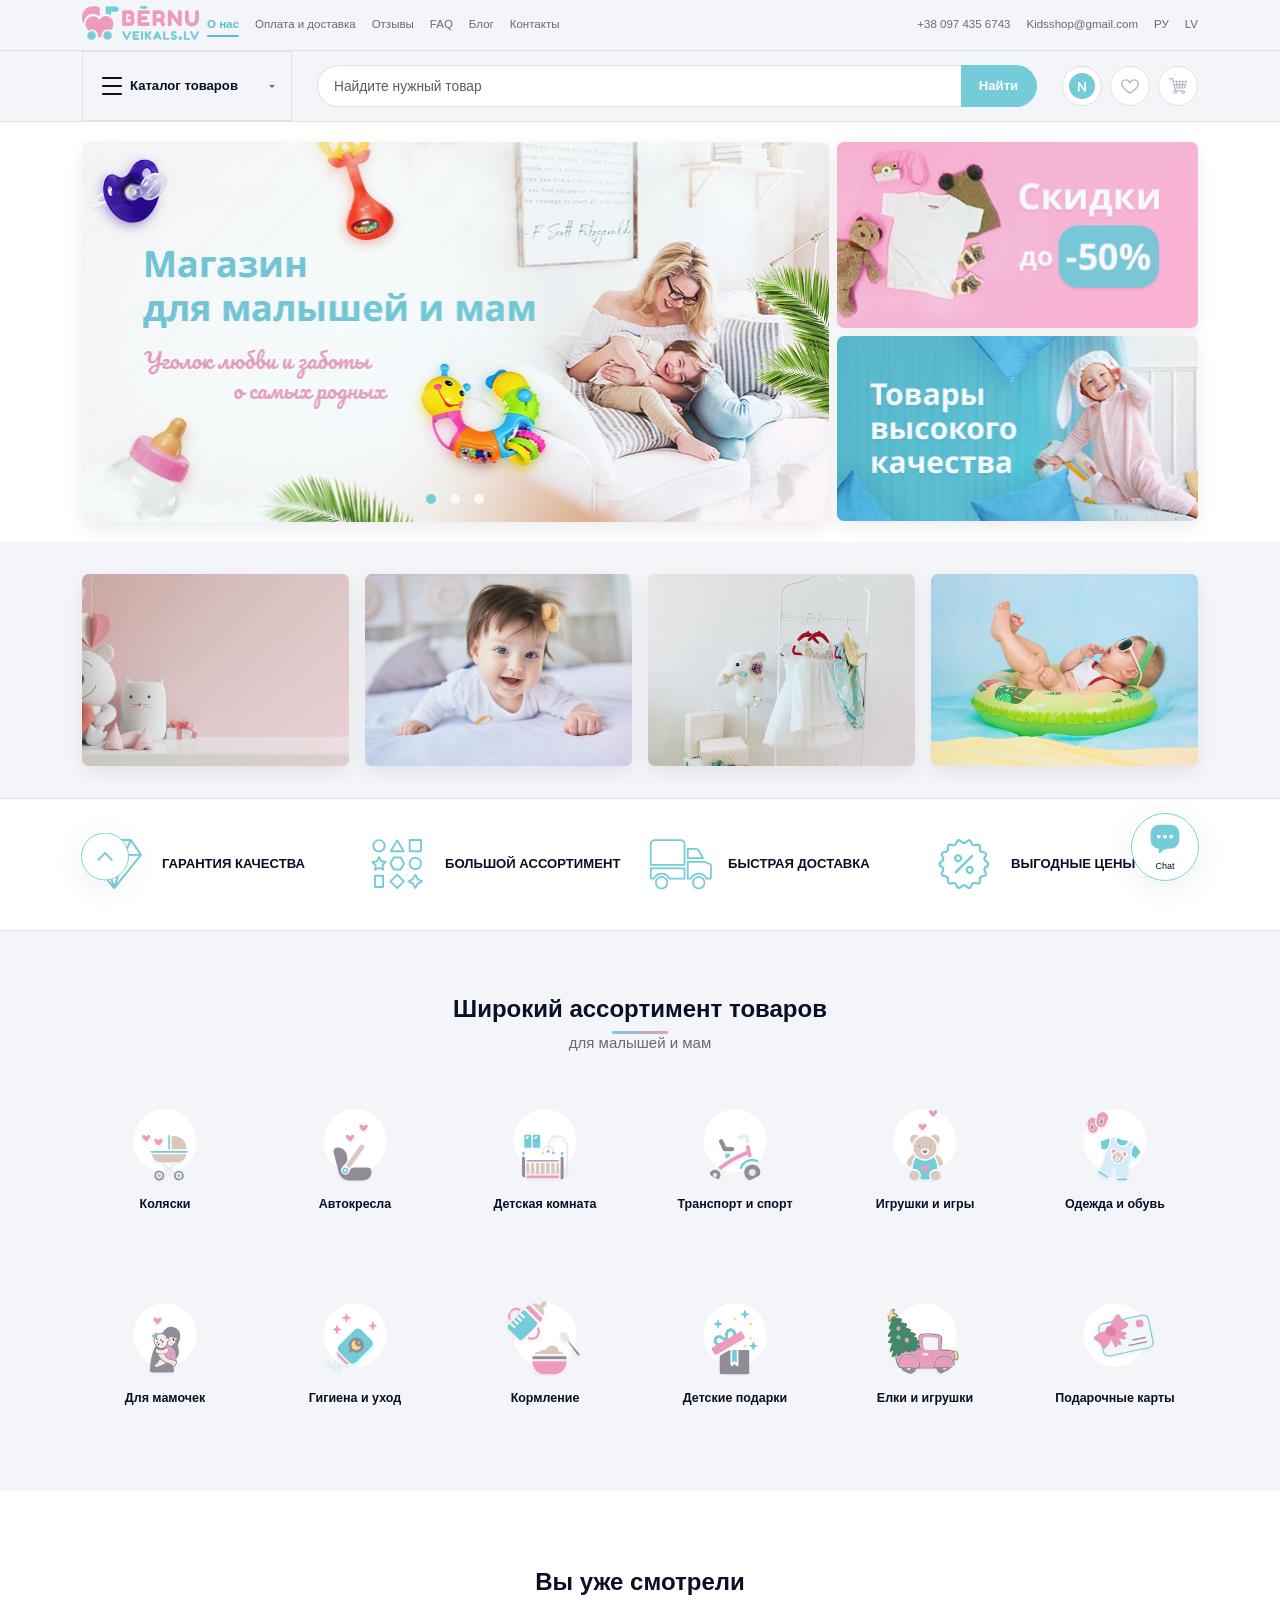
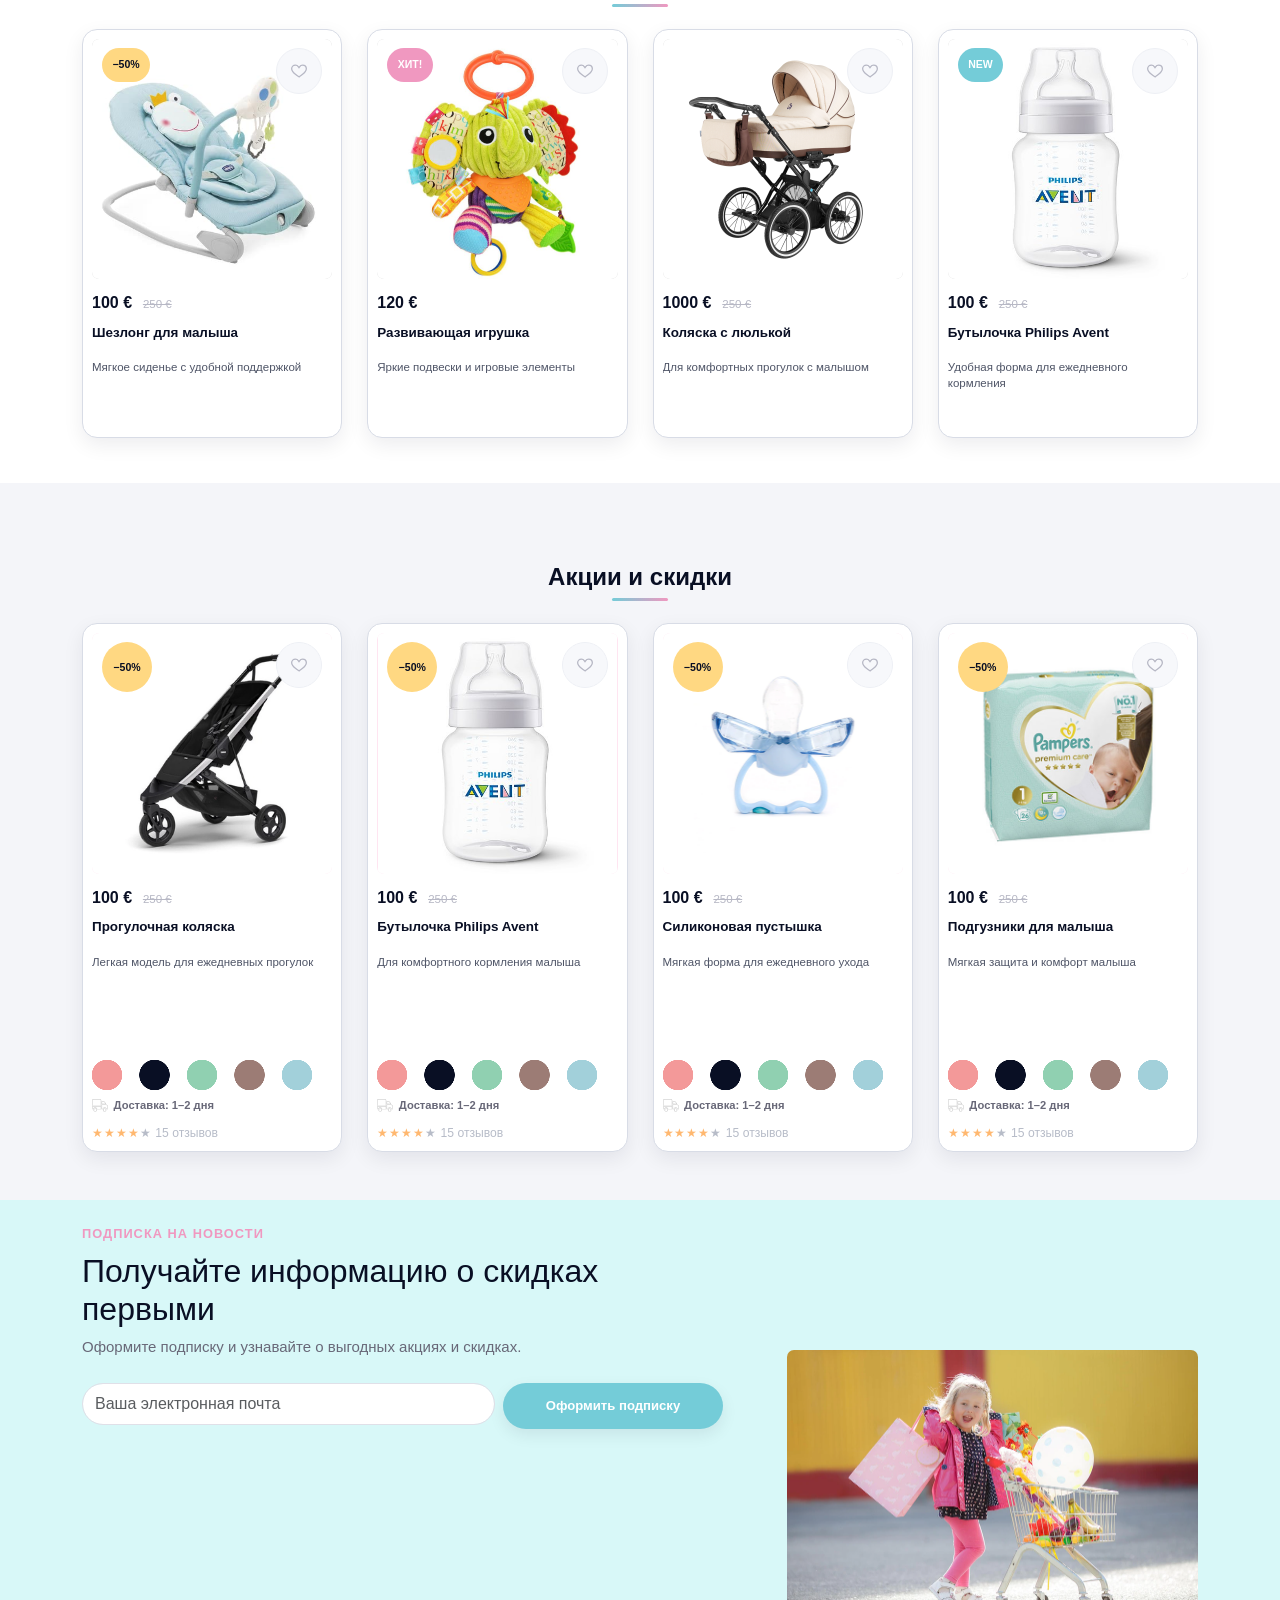
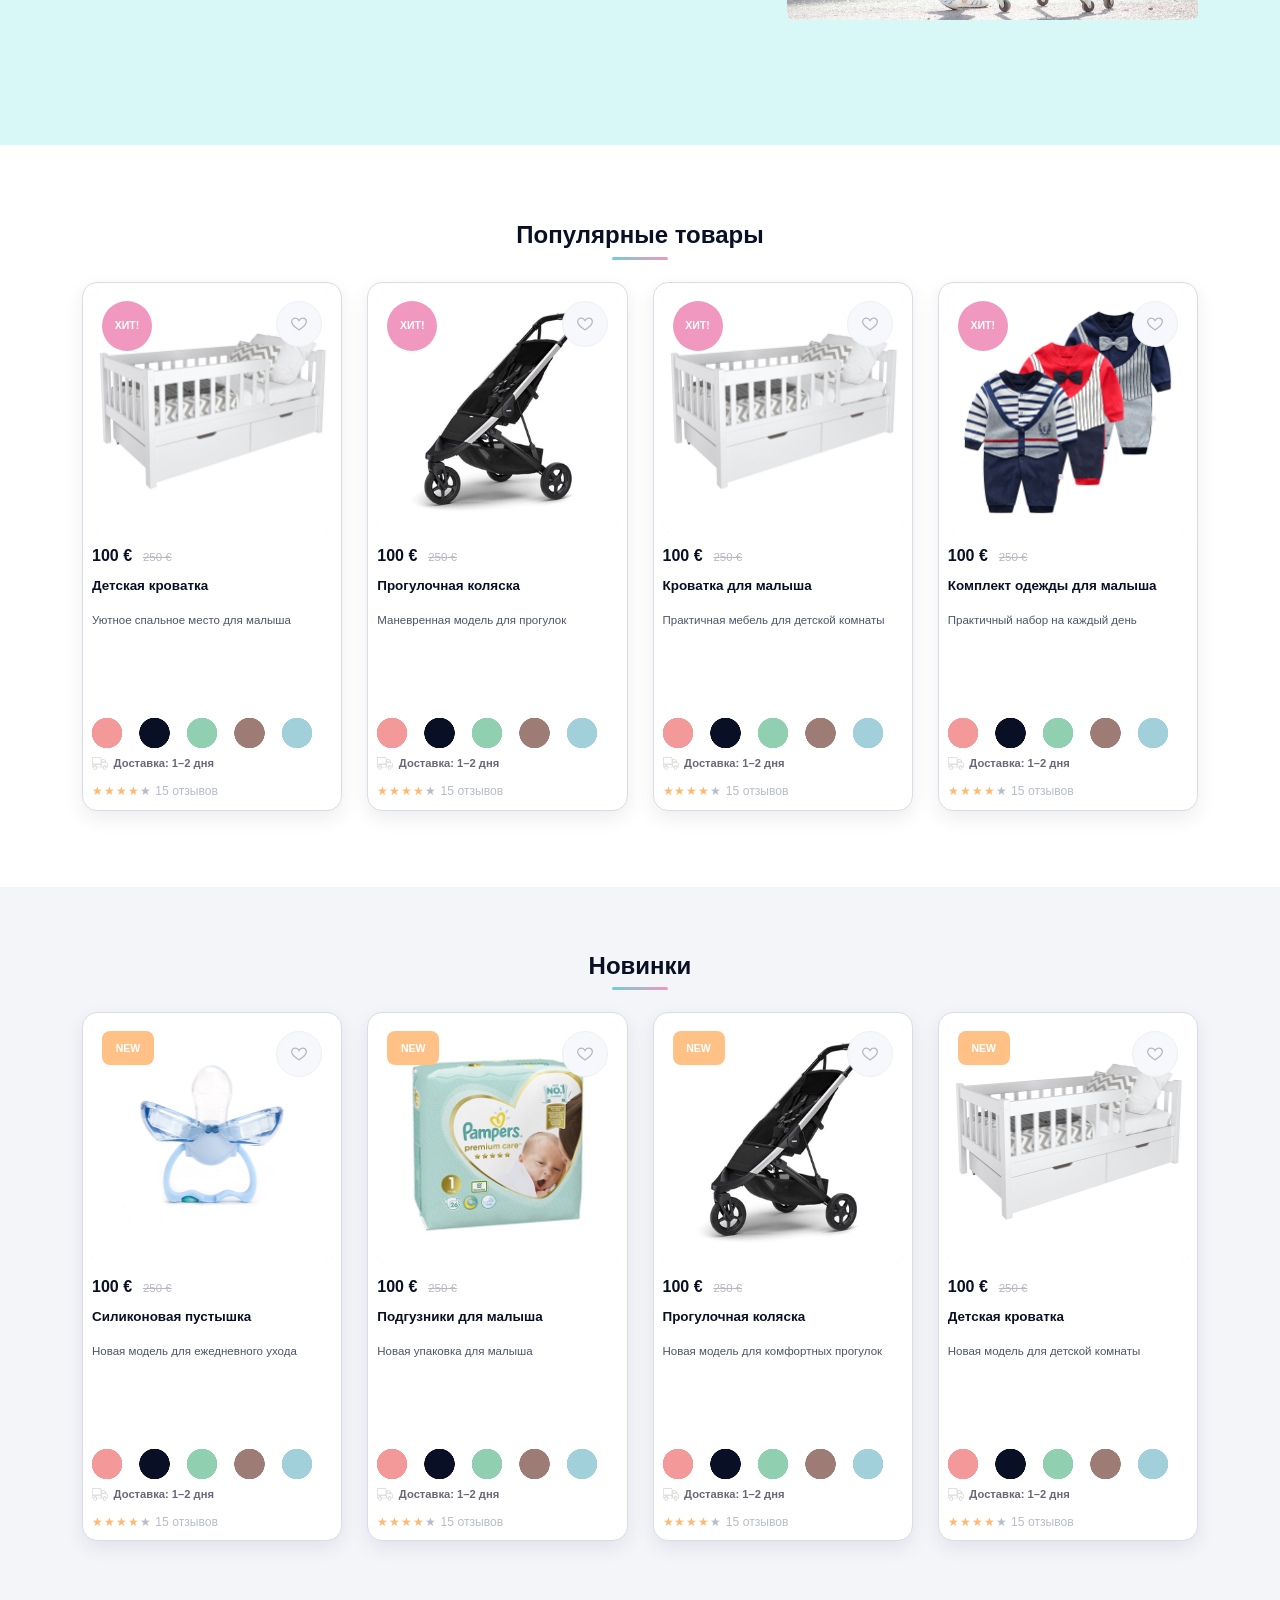
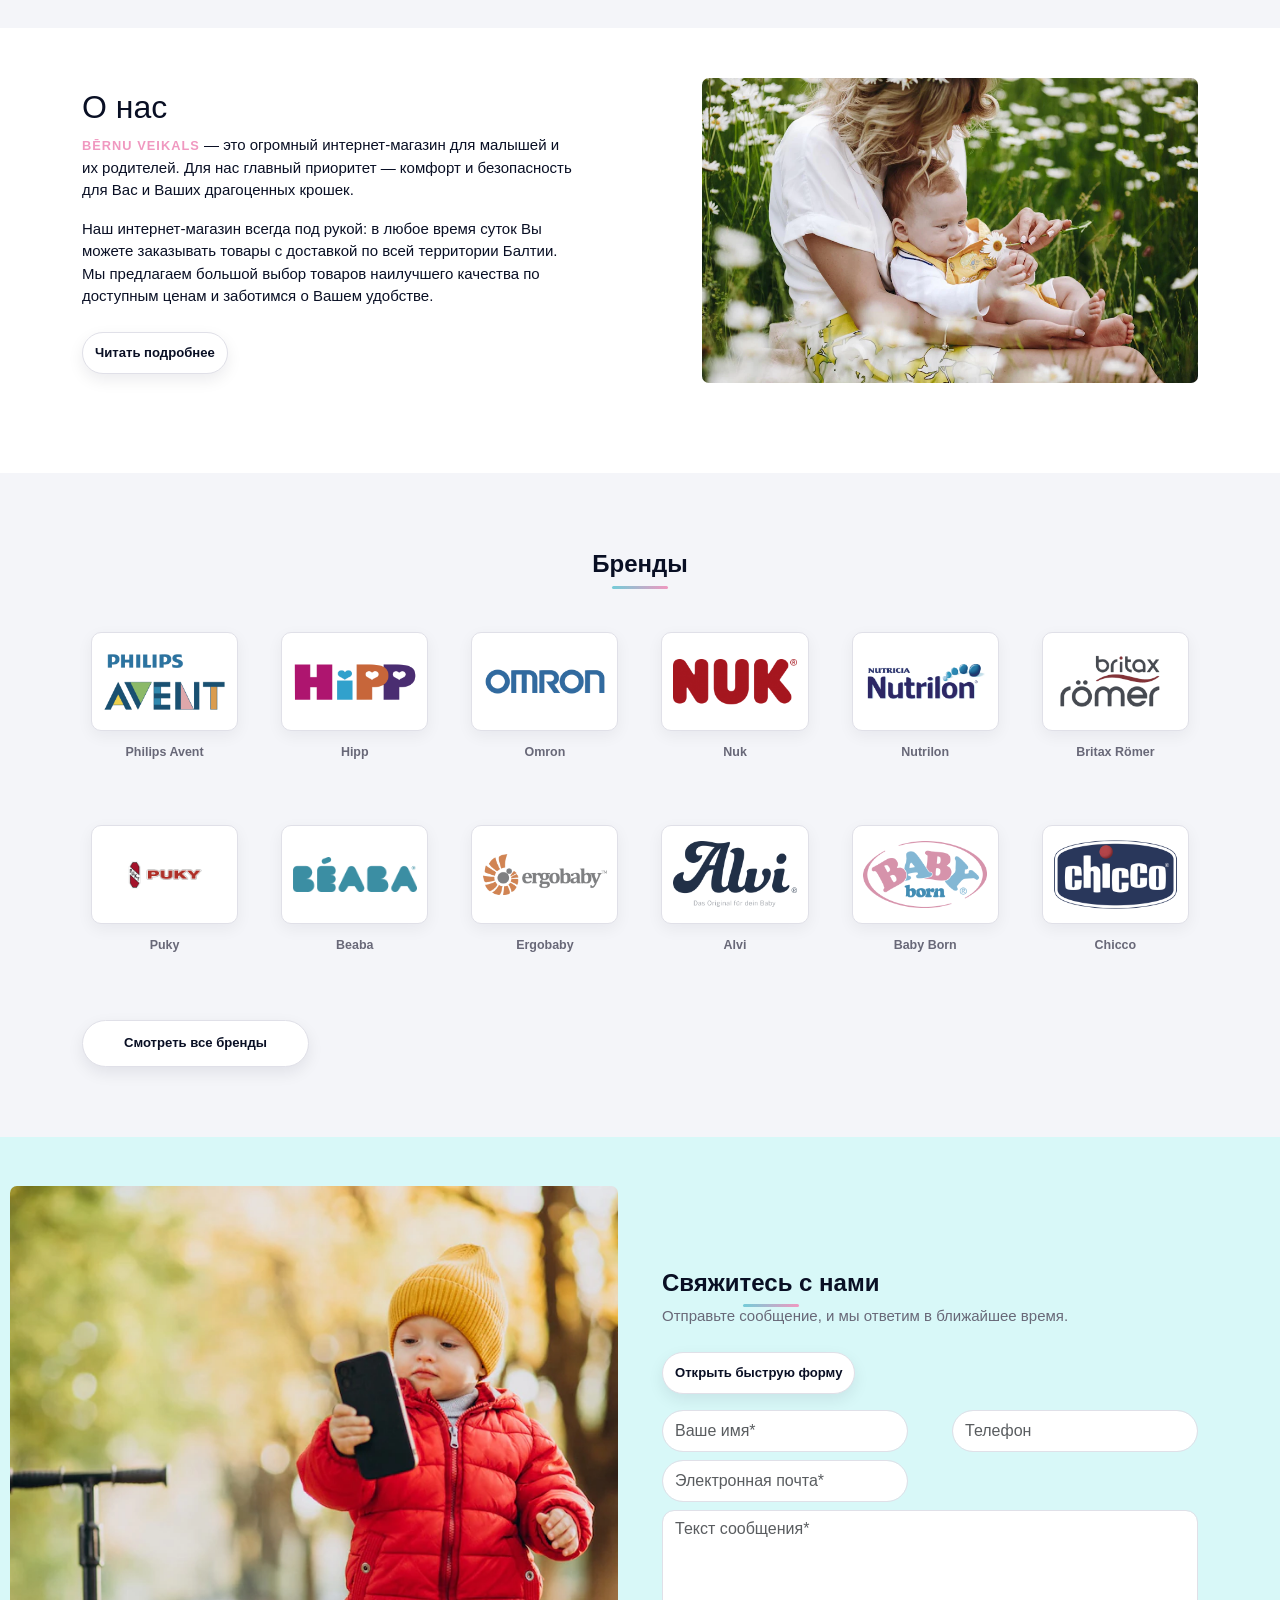
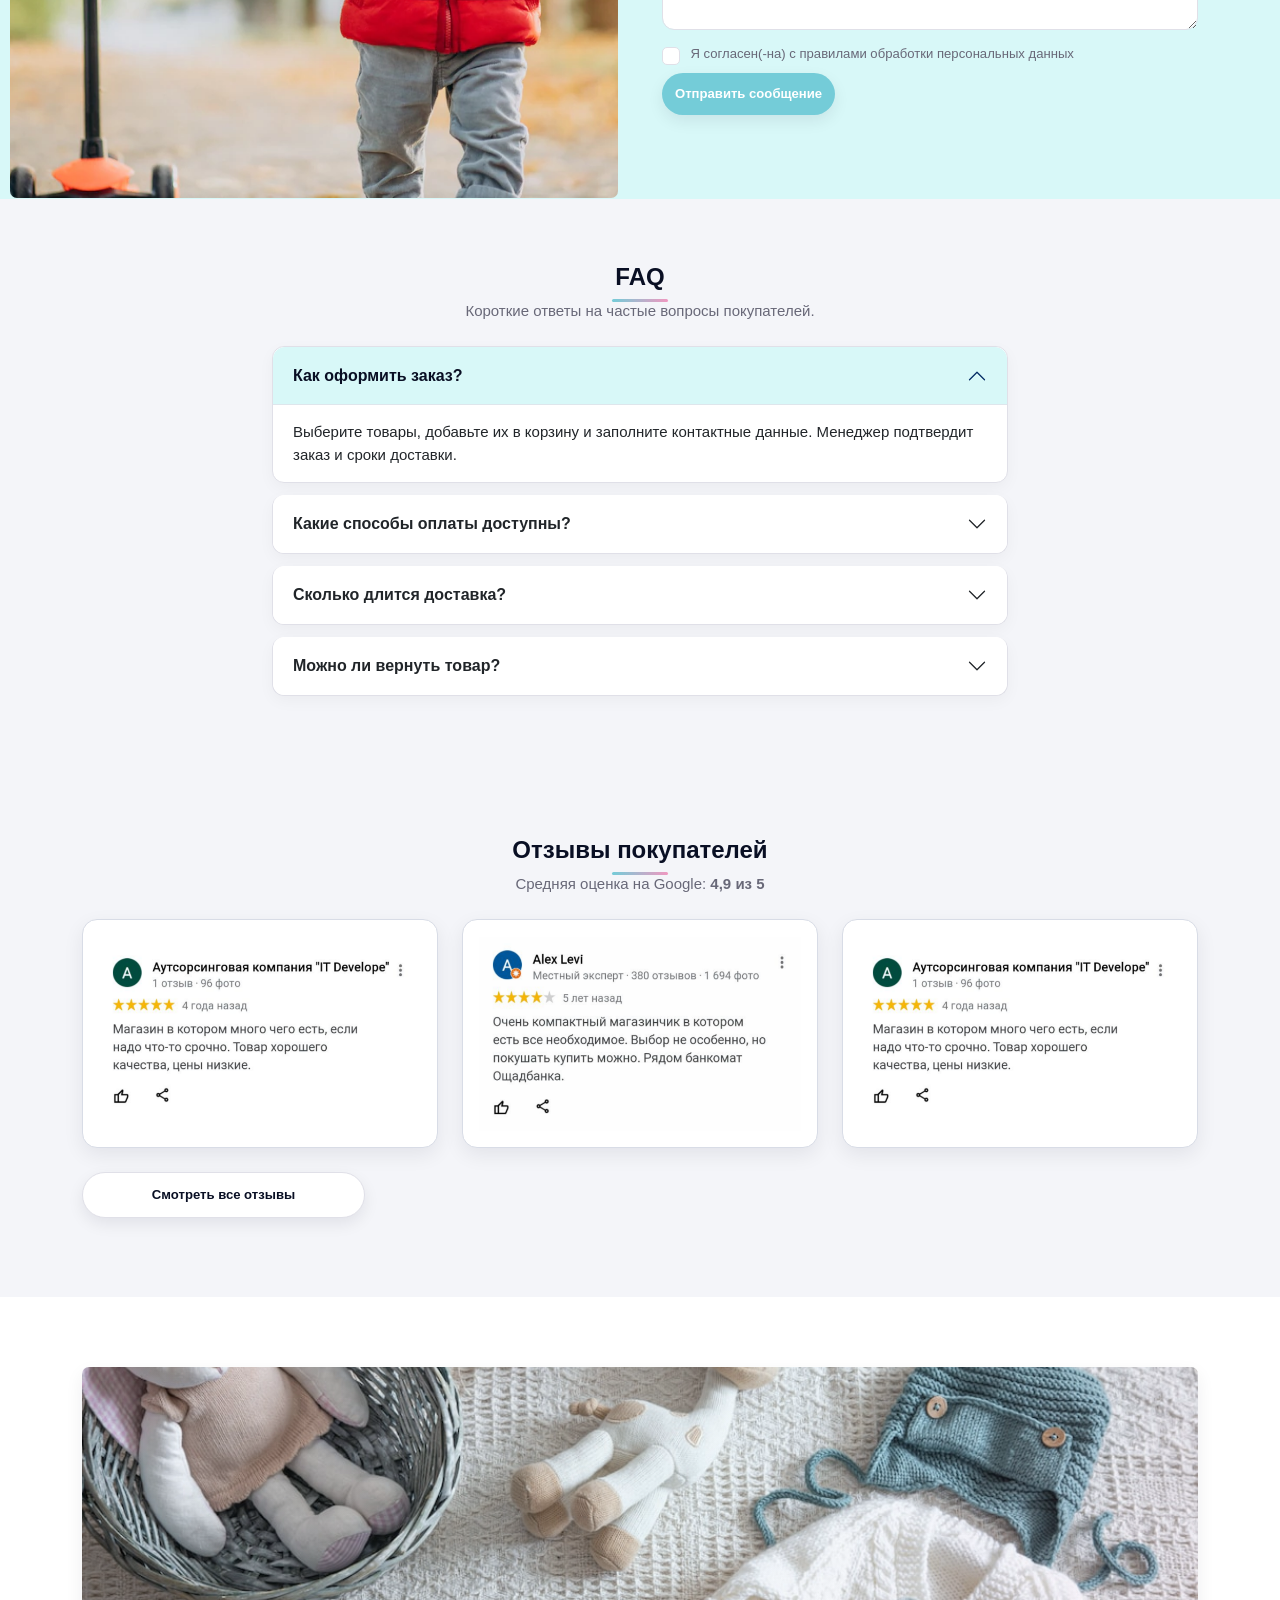
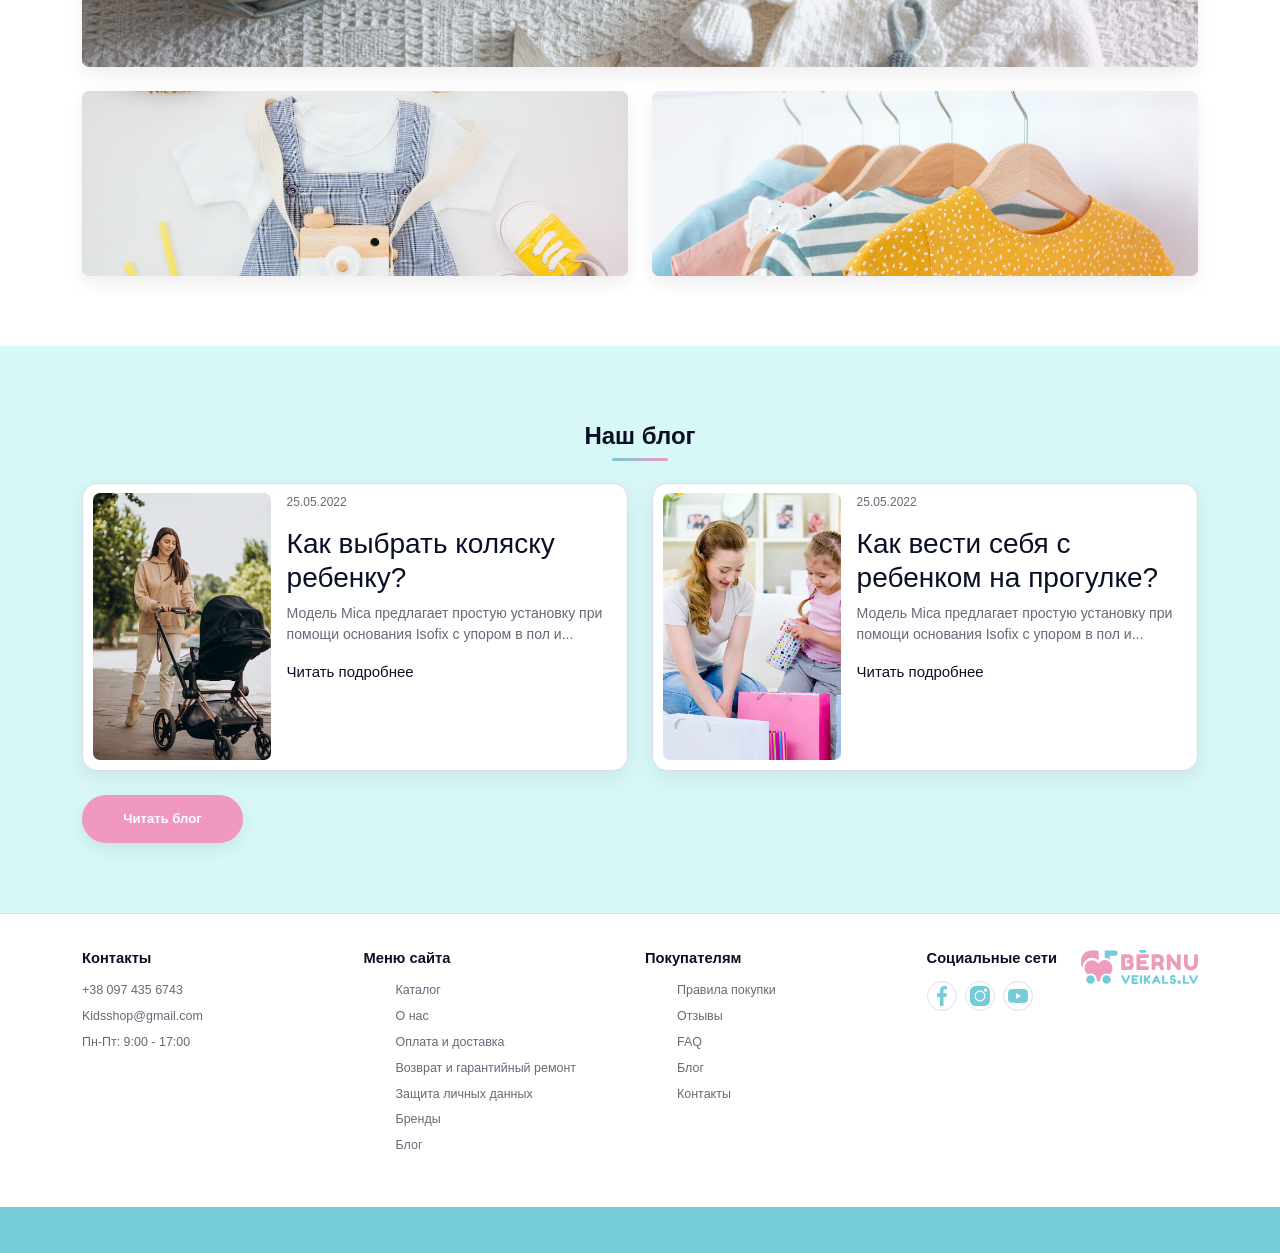
<file: task-6/index.html>
<!doctype html>
<html lang="ru">
  <head>
    <meta charset="UTF-8">
    <meta name="viewport" content="width=device-width, initial-scale=1.0">
    <title>Bērnu Veikals — Bootstrap 5 главная страница</title>
    <meta
      name="description"
      content="Главная страница интернет-магазина товаров для малышей и мам Bērnu Veikals, сверстанная с Bootstrap 5 grid."
    >
    <link
      href="https://cdn.jsdelivr.net/npm/bootstrap@5.3.8/dist/css/bootstrap.min.css"
      rel="stylesheet"
      integrity="sha384-sRIl4kxILFvY47J16cr9ZwB07vP4J8+LH7qKQnuqkuIAvNWLzeN8tE5YBujZqJLB"
      crossorigin="anonymous"
    >
    <link rel="stylesheet" href="styles.css">
  </head>
  <!-- ScrollSpy подсвечивает навигацию по текущей секции без отдельного скрипта. -->
  <body data-bs-spy="scroll" data-bs-target="#sectionNav" data-bs-smooth-scroll="true" tabindex="0">
    <a class="skip-link" href="#main-content">Перейти к содержимому</a>

    <header class="site-header">
      <div class="header-top border-bottom">
        <div class="container">
          <div class="row align-items-center justify-content-between g-2 py-2">
            <div class="col-auto d-none d-xl-block">
              <a class="site-logo" href="#" aria-label="Bērnu Veikals, главная страница">
                <img src="assets/icons/logo.svg" alt="" width="117" height="34" aria-hidden="true">
              </a>
            </div>
            <div class="col d-none d-lg-block">
              <nav class="header-links" id="sectionNav" aria-label="Информационная навигация">
                <ul class="d-flex align-items-center gap-3 m-0 p-0">
                  <li><a class="nav-link" href="#about">О нас</a></li>
                  <li><a class="nav-link" href="#benefits">Оплата и доставка</a></li>
                  <li><a class="nav-link" href="#reviews">Отзывы</a></li>
                  <li><a class="nav-link" href="#faq">FAQ</a></li>
                  <li><a class="nav-link" href="#blog">Блог</a></li>
                  <li><a class="nav-link" href="#contact">Контакты</a></li>
                </ul>
              </nav>
            </div>
            <div class="col-auto">
              <div class="header-contacts d-flex align-items-center justify-content-end gap-3">
                <a href="tel:+380974356743">+38 097 435 6743</a>
                <a class="d-none d-md-inline" href="mailto:Kidsshop@gmail.com">Kidsshop@gmail.com</a>
                <span>РУ</span>
                <span>LV</span>
              </div>
            </div>
          </div>
        </div>
      </div>

      <div class="header-main border-bottom">
        <div class="container">
          <div class="row align-items-center g-3 py-3">
            <div class="col-auto d-lg-none">
              <button
                class="icon-button menu-button"
                type="button"
                data-bs-toggle="collapse"
                data-bs-target="#navbarMenu"
                aria-controls="navbarMenu"
                aria-expanded="false"
                aria-label="Открыть меню"
              >
                <img class="svg-icon" src="assets/icons/icon-burger.svg" alt="" width="20" height="18" aria-hidden="true">
              </button>
            </div>
            <div class="col-auto d-xl-none">
              <a class="site-logo" href="#" aria-label="Bērnu Veikals, главная страница">
                <img src="assets/icons/logo.svg" alt="" width="117" height="34" aria-hidden="true">
              </a>
            </div>
            <div class="col-12 col-lg-auto order-3 order-lg-0 d-none d-lg-block">
              <div class="dropdown w-100">
                <button
                  class="btn catalog-button dropdown-toggle w-100"
                  id="catalogDropdown"
                  type="button"
                  data-bs-toggle="dropdown"
                  aria-expanded="false"
                >
                  <img class="svg-icon" src="assets/icons/icon-burger.svg" alt="" width="20" height="18" aria-hidden="true">
                  Каталог товаров
                </button>
                <ul class="dropdown-menu catalog-dropdown-menu" aria-labelledby="catalogDropdown">
                  <li><a class="dropdown-item" href="#categories">Коляски и автокресла</a></li>
                  <li><a class="dropdown-item" href="#categories">Игрушки и детская комната</a></li>
                  <li><a class="dropdown-item" href="#categories">Одежда и обувь</a></li>
                  <li><a class="dropdown-item" href="#sale-products">Акции и скидки</a></li>
                </ul>
              </div>
            </div>
            <div class="col order-4 order-lg-0 d-none d-lg-block">
              <form class="search-form d-flex" action="#" role="search">
                <label class="visually-hidden" for="site-search">Поиск по каталогу</label>
                <input class="form-control search-input" id="site-search" name="search" type="search" placeholder="Найдите нужный товар">
                <button class="btn theme-button search-submit" type="submit">Найти</button>
              </form>
            </div>
            <div class="col-auto ms-auto">
              <nav class="header-actions d-flex align-items-center gap-2" aria-label="Действия пользователя">
                <button
                  class="icon-button d-md-none"
                  type="button"
                  aria-label="Открыть поиск"
                  data-bs-toggle="collapse"
                  data-bs-target="#navbarMenu"
                  aria-controls="navbarMenu"
                  aria-expanded="false"
                >
                  <img class="svg-icon" src="assets/icons/icon-search.svg" alt="" width="16" height="16" aria-hidden="true">
                </button>
                <a class="icon-button profile-action d-none d-sm-inline-flex" href="#" aria-label="Профиль" data-bs-toggle="tooltip" data-bs-title="Профиль покупателя">
                  <img class="svg-icon" src="assets/icons/icon-user.svg" alt="" width="34" height="34" aria-hidden="true">
                </a>
                <button class="icon-button" type="button" aria-label="Избранное" data-bs-toggle="tooltip" data-bs-title="Добавить в избранное" data-toast-trigger>
                  <img class="svg-icon" src="assets/icons/icon-heart.svg" alt="" width="24" height="20" aria-hidden="true">
                </button>
                <span class="icon-tooltip-wrapper" data-bs-toggle="tooltip" data-bs-title="Корзина">
                  <button
                    class="icon-button"
                    type="button"
                    aria-label="Корзина"
                    data-bs-toggle="offcanvas"
                    data-bs-target="#cartOffcanvas"
                    aria-controls="cartOffcanvas"
                  >
                    <img class="svg-icon" src="assets/icons/icon-cart.svg" alt="" width="28" height="26" aria-hidden="true">
                  </button>
                </span>
              </nav>
            </div>
          </div>
          <!-- Mobile menu и поиск работают через Bootstrap Collapse: одна панель закрывает оба сценария без отдельного JS. -->
          <div class="collapse navbar-collapse widget-nav-collapse" id="navbarMenu">
            <nav class="navbar-nav py-3 d-lg-none" aria-label="Мобильная навигация">
              <form class="search-form mobile-search-form d-flex mb-3" action="#" role="search">
                <label class="visually-hidden" for="mobile-site-search">Поиск по каталогу</label>
                <input class="form-control search-input" id="mobile-site-search" name="mobile-search" type="search" placeholder="Найдите нужный товар">
                <button class="btn theme-button search-submit" type="submit">Найти</button>
              </form>
              <a class="nav-link" href="#categories">Каталог</a>
              <a class="nav-link" href="#sale-products">Акции</a>
              <a class="nav-link" href="#about">О нас</a>
              <a class="nav-link" href="#reviews">Отзывы</a>
              <a class="nav-link" href="#faq">FAQ</a>
              <a class="nav-link" href="#contact">Контакты</a>
              <button class="btn theme-button mt-2" type="button" data-bs-toggle="modal" data-bs-target="#contactModal">
                Задать вопрос
              </button>
            </nav>
          </div>
        </div>
      </div>
    </header>

    <main id="main-content">
      <section class="section hero" aria-labelledby="hero-title">
        <div class="container">
          <h1 class="visually-hidden" id="hero-title">Магазин для малышей и мам</h1>
          <div class="row g-2 align-items-stretch">
            <div class="col-12 col-lg-8 task-col-hero-main">
              <!-- Carousel встроен внутрь существующей hero-колонки, поэтому Bootstrap grid вокруг баннеров не меняется. -->
              <div
                id="heroCarousel"
                class="carousel slide hero-main media-card hero-carousel h-100"
                data-bs-ride="carousel"
                data-bs-interval="4500"
              >
                <div class="carousel-indicators">
                  <button type="button" data-bs-target="#heroCarousel" data-bs-slide-to="0" class="active" aria-current="true" aria-label="Баннер 1"></button>
                  <button type="button" data-bs-target="#heroCarousel" data-bs-slide-to="1" aria-label="Баннер 2"></button>
                  <button type="button" data-bs-target="#heroCarousel" data-bs-slide-to="2" aria-label="Баннер 3"></button>
                </div>
                <div class="carousel-inner h-100">
                  <div class="carousel-item active h-100">
                    <img class="d-block w-100 h-100 image-cover" src="assets/images/hero-desktop.jpg" alt="Bērnu Veikals — товары для детей и родителей" width="746" height="380">
                  </div>
                  <div class="carousel-item h-100">
                    <img class="d-block w-100 h-100 image-cover" src="assets/images/hero-sale.jpg" alt="Скидки на товары для детей" width="360" height="185" loading="lazy">
                  </div>
                  <div class="carousel-item h-100">
                    <img class="d-block w-100 h-100 image-cover" src="assets/images/hero-quality.jpg" alt="Качественные товары для малышей" width="360" height="185" loading="lazy">
                  </div>
                </div>
                <button class="carousel-control-prev" type="button" data-bs-target="#heroCarousel" data-bs-slide="prev">
                  <span class="carousel-control-prev-icon" aria-hidden="true"></span>
                  <span class="visually-hidden">Предыдущий слайд</span>
                </button>
                <button class="carousel-control-next" type="button" data-bs-target="#heroCarousel" data-bs-slide="next">
                  <span class="carousel-control-next-icon" aria-hidden="true"></span>
                  <span class="visually-hidden">Следующий слайд</span>
                </button>
              </div>
            </div>
            <div class="col-12 col-lg-4 task-col-hero-side">
              <div class="row g-2 h-100">
                <div class="col-6 col-lg-12">
                  <a class="hero-side-card media-card d-block h-100" href="#sale-products">
                    <img class="image-cover" src="assets/images/hero-sale.jpg" alt="Скидки до 50 процентов" width="360" height="185">
                  </a>
                </div>
                <div class="col-6 col-lg-12">
                  <a class="hero-side-card media-card d-block h-100" href="#categories">
                    <img class="image-cover" src="assets/images/hero-quality.jpg" alt="Товары высокого качества" width="360" height="185">
                  </a>
                </div>
              </div>
            </div>
          </div>
        </div>
      </section>

      <section class="section section-soft promo" aria-labelledby="promo-title">
        <div class="container">
          <h2 class="visually-hidden" id="promo-title">Промо-предложения</h2>
          <div class="row g-3">
            <div class="col-6 col-md-3">
              <a class="promo-tile media-card" href="#">
                <img class="image-cover" src="assets/images/promo-teddy.png" alt="Мягкие игрушки и подарки для малышей" width="512" height="288" loading="lazy">
                <span>Товары для детской комнаты</span>
              </a>
            </div>
            <div class="col-6 col-md-3">
              <a class="promo-tile media-card" href="#">
                <img class="image-cover" src="assets/images/promo-baby.png" alt="Товары для самых маленьких" width="512" height="341" loading="lazy">
                <span>Одежда для малышей</span>
              </a>
            </div>
            <div class="col-6 col-md-3">
              <a class="promo-tile media-card" href="#">
                <img class="image-cover" src="assets/images/promo-clothes.png" alt="Одежда для малышей" width="500" height="667" loading="lazy">
                <span>Все для кормления</span>
              </a>
            </div>
            <div class="col-6 col-md-3">
              <a class="promo-tile media-card" href="#">
                <img class="image-cover" src="assets/images/promo-swim.png" alt="Товары для отдыха с малышом" width="512" height="341" loading="lazy">
                <span>Игрушки и развитие</span>
              </a>
            </div>
          </div>
        </div>
      </section>

      <section class="section benefits" id="benefits" aria-labelledby="benefits-title">
        <div class="container">
          <h2 class="visually-hidden" id="benefits-title">Преимущества магазина</h2>
          <div class="row g-3 align-items-center">
            <div class="col-12 col-sm-6 col-lg-3 task-col-benefit">
              <article class="benefit-card h-100">
                <span class="benefit-card__icon" aria-hidden="true"><img src="assets/icons/icon-quality.svg" alt="" width="56" height="50" aria-hidden="true"></span>
                <div><h3>Гарантия качества</h3><p>Проверенные товары</p></div>
              </article>
            </div>
            <div class="col-12 col-sm-6 col-lg-3 task-col-benefit">
              <article class="benefit-card h-100">
                <span class="benefit-card__icon" aria-hidden="true"><img src="assets/icons/icon-assortment.svg" alt="" width="52" height="51" aria-hidden="true"></span>
                <div><h3>Большой ассортимент</h3><p>Для малышей и мам</p></div>
              </article>
            </div>
            <div class="col-12 col-sm-6 col-lg-3 task-col-benefit">
              <article class="benefit-card h-100">
                <span class="benefit-card__icon" aria-hidden="true"><img src="assets/icons/icon-delivery.svg" alt="" width="63" height="51" aria-hidden="true"></span>
                <div><h3>Быстрая доставка</h3><p>По всей территории Балтии</p></div>
              </article>
            </div>
            <div class="col-12 col-sm-6 col-lg-3 task-col-benefit">
              <article class="benefit-card h-100">
                <span class="benefit-card__icon" aria-hidden="true"><img src="assets/icons/icon-prices.svg" alt="" width="53" height="52" aria-hidden="true"></span>
                <div><h3>Выгодные цены</h3><p>Акции и бонусы</p></div>
              </article>
            </div>
          </div>
        </div>
      </section>

      <section class="section section-soft categories" id="categories" aria-labelledby="categories-title">
        <div class="container">
          <div class="section-heading text-center mb-4">
            <h2 id="categories-title">Широкий ассортимент товаров</h2>
            <p>для малышей и мам</p>
          </div>
          <div class="row g-3 justify-content-center">
            <div class="col-6 col-sm-3 col-lg-2 task-col-catalog">
              <a class="category-card h-100" href="#"><span><img src="assets/icons/category-strollers.svg" alt="" width="110" height="110" aria-hidden="true"></span><strong>Коляски</strong></a>
            </div>
            <div class="col-6 col-sm-3 col-lg-2 task-col-catalog">
              <a class="category-card h-100" href="#"><span><img src="assets/icons/category-car-seats.svg" alt="" width="110" height="110" aria-hidden="true"></span><strong>Автокресла</strong></a>
            </div>
            <div class="col-6 col-sm-3 col-lg-2 task-col-catalog">
              <a class="category-card h-100" href="#"><span><img src="assets/icons/category-room.svg" alt="" width="110" height="110" aria-hidden="true"></span><strong>Детская комната</strong></a>
            </div>
            <div class="col-6 col-sm-3 col-lg-2 task-col-catalog">
              <a class="category-card h-100" href="#"><span><img src="assets/icons/category-sport.svg" alt="" width="110" height="110" aria-hidden="true"></span><strong>Транспорт и спорт</strong></a>
            </div>
            <div class="col-6 col-sm-3 col-lg-2 task-col-catalog">
              <a class="category-card h-100" href="#"><span><img src="assets/icons/category-toys.svg" alt="" width="110" height="110" aria-hidden="true"></span><strong>Игрушки и игры</strong></a>
            </div>
            <div class="col-6 col-sm-3 col-lg-2 task-col-catalog">
              <a class="category-card h-100" href="#"><span><img src="assets/icons/category-clothes.svg" alt="" width="110" height="110" aria-hidden="true"></span><strong>Одежда и обувь</strong></a>
            </div>
            <div class="col-6 col-sm-3 col-lg-2 task-col-catalog">
              <a class="category-card h-100" href="#"><span><img src="assets/icons/category-moms.svg" alt="" width="110" height="110" aria-hidden="true"></span><strong>Для мамочек</strong></a>
            </div>
            <div class="col-6 col-sm-3 col-lg-2 task-col-catalog">
              <a class="category-card h-100" href="#"><span><img src="assets/icons/category-care.svg" alt="" width="110" height="110" aria-hidden="true"></span><strong>Гигиена и уход</strong></a>
            </div>
            <div class="col-6 col-sm-3 col-lg-2 task-col-catalog">
              <a class="category-card h-100" href="#"><span><img src="assets/icons/category-feeding.svg" alt="" width="110" height="110" aria-hidden="true"></span><strong>Кормление</strong></a>
            </div>
            <div class="col-6 col-sm-3 col-lg-2 task-col-catalog">
              <a class="category-card h-100" href="#"><span><img src="assets/icons/category-gifts.svg" alt="" width="110" height="110" aria-hidden="true"></span><strong>Детские подарки</strong></a>
            </div>
            <div class="col-6 col-sm-3 col-lg-2 task-col-catalog">
              <a class="category-card h-100" href="#"><span><img src="assets/icons/category-christmas.svg" alt="" width="110" height="110" aria-hidden="true"></span><strong>Елки и игрушки</strong></a>
            </div>
            <div class="col-6 col-sm-3 col-lg-2 task-col-catalog">
              <a class="category-card h-100" href="#"><span><img src="assets/icons/category-gift-card.svg" alt="" width="110" height="110" aria-hidden="true"></span><strong>Подарочные карты</strong></a>
            </div>
          </div>
        </div>
      </section>

      <section class="section product-section" id="viewed-products" aria-labelledby="viewed-title">
        <div class="container">
          <div class="section-heading text-center mb-4"><h2 id="viewed-title">Вы уже смотрели</h2></div>
          <div class="row g-3 g-lg-4">
            <article class="col-6 col-sm-4 col-lg-3 task-col-product">
              <div class="product-card h-100">
                <div class="product-card__top">
                  <span class="badge-soft">−50%</span>
                  <button class="favorite-button" type="button" aria-label="Добавить товар в избранное">
                    <img src="assets/icons/icon-heart.svg" alt="" width="24" height="20" aria-hidden="true">
                  </button>
                </div>
                <img class="product-card__image" src="assets/images/product-bouncer.png" alt="Детский шезлонг голубого цвета" width="420" height="420" loading="lazy">
                <p class="product-card__price">100 € <del>250 €</del></p>
                <h3>Шезлонг для малыша</h3>
                <p class="product-card__meta">Мягкое сиденье с удобной поддержкой</p>
              </div>
            </article>
            <article class="col-6 col-sm-4 col-lg-3 task-col-product">
              <div class="product-card h-100">
                <div class="product-card__top">
                  <span class="badge-soft badge-soft--pink">ХИТ!</span>
                  <button class="favorite-button" type="button" aria-label="Добавить товар в избранное">
                    <img src="assets/icons/icon-heart.svg" alt="" width="24" height="20" aria-hidden="true">
                  </button>
                </div>
                <img class="product-card__image" src="assets/images/product-toy.png" alt="Развивающая игрушка для малыша" width="480" height="480" loading="lazy">
                <p class="product-card__price">120 €</p>
                <h3>Развивающая игрушка</h3>
                <p class="product-card__meta">Яркие подвески и игровые элементы</p>
              </div>
            </article>
            <article class="col-6 col-sm-4 col-lg-3 task-col-product">
              <div class="product-card h-100">
                <div class="product-card__top">
                  <button class="favorite-button ms-auto" type="button" aria-label="Добавить товар в избранное">
                    <img src="assets/icons/icon-heart.svg" alt="" width="24" height="20" aria-hidden="true">
                  </button>
                </div>
                <img class="product-card__image" src="assets/images/product-stroller-classic.png" alt="Детская коляска с люлькой" width="480" height="480" loading="lazy">
                <p class="product-card__price">1000 € <del>250 €</del></p>
                <h3>Коляска с люлькой</h3>
                <p class="product-card__meta">Для комфортных прогулок с малышом</p>
              </div>
            </article>
            <article class="col-6 col-sm-4 col-lg-3 task-col-product">
              <div class="product-card h-100">
                <div class="product-card__top">
                  <span class="badge-soft badge-soft--blue">NEW</span>
                  <button class="favorite-button" type="button" aria-label="Добавить товар в избранное">
                    <img src="assets/icons/icon-heart.svg" alt="" width="24" height="20" aria-hidden="true">
                  </button>
                </div>
                <img class="product-card__image" src="assets/images/product-bottle.png" alt="Бутылочка Philips Avent для кормления" width="449" height="450" loading="lazy">
                <p class="product-card__price">100 € <del>250 €</del></p>
                <h3>Бутылочка Philips Avent</h3>
                <p class="product-card__meta">Удобная форма для ежедневного кормления</p>
              </div>
            </article>
          </div>
        </div>
      </section>

      <section class="section section-soft product-section" id="sale-products" aria-labelledby="sale-title">
        <div class="container">
          <div class="section-heading text-center mb-4"><h2 id="sale-title">Акции и скидки</h2></div>
          <div class="row g-3 g-lg-4">
            <article class="col-6 col-sm-4 col-lg-3 task-col-product">
              <div class="product-card h-100">
                <div class="product-card__top">
                  <span class="badge-soft">−50%</span>
                  <button class="favorite-button" type="button" aria-label="Добавить товар в избранное">
                    <img src="assets/icons/icon-heart.svg" alt="" width="24" height="20" aria-hidden="true">
                  </button>
                </div>
                <img class="product-card__image product-card__image--pink" src="assets/images/product-stroller-sport.png" alt="Прогулочная коляска черного цвета" width="350" height="350" loading="lazy">
                <p class="product-card__price">100 € <del>250 €</del></p>
                <h3>Прогулочная коляска</h3>
                <p class="product-card__meta">Легкая модель для ежедневных прогулок</p>
                <span class="product-card__extras">
                  <span class="product-card__swatches" aria-hidden="true"></span>
                  <span
                    class="product-card__delivery"
                    role="button"
                    tabindex="0"
                    data-bs-toggle="popover"
                    data-bs-trigger="focus"
                    data-bs-placement="top"
                    data-bs-title="Доставка"
                    data-bs-content="Доставка занимает 1–2 дня по всей Балтии. Точную дату менеджер подтвердит после оформления заказа."
                  >
                    Доставка: 1–2 дня
                  </span>
                  <span class="product-card__rating" role="img" aria-label="Рейтинг: 4 из 5">★★★★<span>★</span> <em>15 отзывов</em></span>
                </span>
              </div>
            </article>
            <article class="col-6 col-sm-4 col-lg-3 task-col-product">
              <div class="product-card h-100">
                <div class="product-card__top">
                  <span class="badge-soft">−50%</span>
                  <button class="favorite-button" type="button" aria-label="Добавить товар в избранное">
                    <img src="assets/icons/icon-heart.svg" alt="" width="24" height="20" aria-hidden="true">
                  </button>
                </div>
                <img class="product-card__image product-card__image--pink" src="assets/images/product-bottle.png" alt="Бутылочка Philips Avent для кормления" width="449" height="450" loading="lazy">
                <p class="product-card__price">100 € <del>250 €</del></p>
                <h3>Бутылочка Philips Avent</h3>
                <p class="product-card__meta">Для комфортного кормления малыша</p>
                <span class="product-card__extras">
                  <span class="product-card__swatches" aria-hidden="true"></span>
                  <span class="product-card__delivery">Доставка: 1–2 дня</span>
                  <span class="product-card__rating" role="img" aria-label="Рейтинг: 4 из 5">★★★★<span>★</span> <em>15 отзывов</em></span>
                </span>
              </div>
            </article>
            <article class="col-6 col-sm-4 col-lg-3 task-col-product">
              <div class="product-card h-100">
                <div class="product-card__top">
                  <span class="badge-soft">−50%</span>
                  <button class="favorite-button" type="button" aria-label="Добавить товар в избранное">
                    <img src="assets/icons/icon-heart.svg" alt="" width="24" height="20" aria-hidden="true">
                  </button>
                </div>
                <img class="product-card__image product-card__image--pink" src="assets/images/product-pacifier.png" alt="Силиконовая пустышка для малыша" width="482" height="482" loading="lazy">
                <p class="product-card__price">100 € <del>250 €</del></p>
                <h3>Силиконовая пустышка</h3>
                <p class="product-card__meta">Мягкая форма для ежедневного ухода</p>
                <span class="product-card__extras">
                  <span class="product-card__swatches" aria-hidden="true"></span>
                  <span class="product-card__delivery">Доставка: 1–2 дня</span>
                  <span class="product-card__rating" role="img" aria-label="Рейтинг: 4 из 5">★★★★<span>★</span> <em>15 отзывов</em></span>
                </span>
              </div>
            </article>
            <article class="col-6 col-sm-4 col-lg-3 task-col-product">
              <div class="product-card h-100">
                <div class="product-card__top">
                  <span class="badge-soft">−50%</span>
                  <button class="favorite-button" type="button" aria-label="Добавить товар в избранное">
                    <img src="assets/icons/icon-heart.svg" alt="" width="24" height="20" aria-hidden="true">
                  </button>
                </div>
                <img class="product-card__image product-card__image--pink" src="assets/images/product-diapers.png" alt="Подгузники Pampers Premium Care" width="500" height="500" loading="lazy">
                <p class="product-card__price">100 € <del>250 €</del></p>
                <h3>Подгузники для малыша</h3>
                <p class="product-card__meta">Мягкая защита и комфорт малыша</p>
                <span class="product-card__extras">
                  <span class="product-card__swatches" aria-hidden="true"></span>
                  <span class="product-card__delivery">Доставка: 1–2 дня</span>
                  <span class="product-card__rating" role="img" aria-label="Рейтинг: 4 из 5">★★★★<span>★</span> <em>15 отзывов</em></span>
                </span>
              </div>
            </article>
          </div>
          <a class="btn theme-button theme-button--secondary section-button task-mobile-load-button d-none mt-4" href="#">Загрузить еще</a>
        </div>
      </section>

      <section class="section subscription" id="subscription" aria-labelledby="subscription-title">
        <div class="container-fluid px-0">
          <div class="container">
            <div class="row align-items-center g-4">
              <div class="col-12 col-lg-7">
                <p class="eyebrow">Подписка на новости</p>
                <h2 id="subscription-title">Получайте информацию о скидках первыми</h2>
                <p class="text-muted">Оформите подписку и узнавайте о выгодных акциях и скидках.</p>
                <form class="row g-2 mt-3" action="#">
                  <div class="col-12 col-md">
                    <label class="visually-hidden" for="subscription-email">Электронная почта</label>
                    <input class="form-control" id="subscription-email" name="email" type="email" placeholder="Ваша электронная почта" required>
                  </div>
                  <div class="col-12 col-md-auto">
                    <button class="btn theme-button w-100" type="submit">Оформить подписку</button>
                  </div>
                </form>
              </div>
              <div class="col-12 col-lg-5">
                <img class="panel-image image-cover" src="assets/images/subscription.png" alt="Девочка с покупками" width="822" height="547" loading="lazy">
              </div>
            </div>
          </div>
        </div>
      </section>

      <section class="section product-section" id="popular-products" aria-labelledby="popular-title">
        <div class="container">
          <div class="section-heading text-center mb-4"><h2 id="popular-title">Популярные товары</h2></div>
          <div class="row g-3 g-lg-4">
            <article class="col-6 col-sm-4 col-lg-3 task-col-product">
              <div class="product-card h-100">
                <div class="product-card__top">
                  <span class="badge-soft badge-soft--pink">ХИТ!</span>
                  <button class="favorite-button" type="button" aria-label="Добавить товар в избранное">
                    <img src="assets/icons/icon-heart.svg" alt="" width="24" height="20" aria-hidden="true">
                  </button>
                </div>
                <img class="product-card__image product-card__image--pink" src="assets/images/product-bed.png" alt="Белая детская кроватка" width="482" height="482" loading="lazy">
                <p class="product-card__price">100 € <del>250 €</del></p>
                <h3>Детская кроватка</h3>
                <p class="product-card__meta">Уютное спальное место для малыша</p>
                <span class="product-card__extras">
                  <span class="product-card__swatches" aria-hidden="true"></span>
                  <span class="product-card__delivery">Доставка: 1–2 дня</span>
                  <span class="product-card__rating" role="img" aria-label="Рейтинг: 4 из 5">★★★★<span>★</span> <em>15 отзывов</em></span>
                </span>
              </div>
            </article>
            <article class="col-6 col-sm-4 col-lg-3 task-col-product">
              <div class="product-card h-100">
                <div class="product-card__top">
                  <span class="badge-soft badge-soft--pink">ХИТ!</span>
                  <button class="favorite-button" type="button" aria-label="Добавить товар в избранное">
                    <img src="assets/icons/icon-heart.svg" alt="" width="24" height="20" aria-hidden="true">
                  </button>
                </div>
                <img class="product-card__image product-card__image--pink" src="assets/images/product-stroller-sport.png" alt="Прогулочная коляска черного цвета" width="350" height="350" loading="lazy">
                <p class="product-card__price">100 € <del>250 €</del></p>
                <h3>Прогулочная коляска</h3>
                <p class="product-card__meta">Маневренная модель для прогулок</p>
                <span class="product-card__extras">
                  <span class="product-card__swatches" aria-hidden="true"></span>
                  <span class="product-card__delivery">Доставка: 1–2 дня</span>
                  <span class="product-card__rating" role="img" aria-label="Рейтинг: 4 из 5">★★★★<span>★</span> <em>15 отзывов</em></span>
                </span>
              </div>
            </article>
            <article class="col-6 col-sm-4 col-lg-3 task-col-product">
              <div class="product-card h-100">
                <div class="product-card__top">
                  <span class="badge-soft badge-soft--pink">ХИТ!</span>
                  <button class="favorite-button" type="button" aria-label="Добавить товар в избранное">
                    <img src="assets/icons/icon-heart.svg" alt="" width="24" height="20" aria-hidden="true">
                  </button>
                </div>
                <img class="product-card__image product-card__image--pink" src="assets/images/product-bed.png" alt="Белая детская кроватка" width="482" height="482" loading="lazy">
                <p class="product-card__price">100 € <del>250 €</del></p>
                <h3>Кроватка для малыша</h3>
                <p class="product-card__meta">Практичная мебель для детской комнаты</p>
                <span class="product-card__extras">
                  <span class="product-card__swatches" aria-hidden="true"></span>
                  <span class="product-card__delivery">Доставка: 1–2 дня</span>
                  <span class="product-card__rating" role="img" aria-label="Рейтинг: 4 из 5">★★★★<span>★</span> <em>15 отзывов</em></span>
                </span>
              </div>
            </article>
            <article class="col-6 col-sm-4 col-lg-3 task-col-product">
              <div class="product-card h-100">
                <div class="product-card__top">
                  <span class="badge-soft badge-soft--pink">ХИТ!</span>
                  <button class="favorite-button" type="button" aria-label="Добавить товар в избранное">
                    <img src="assets/icons/icon-heart.svg" alt="" width="24" height="20" aria-hidden="true">
                  </button>
                </div>
                <img class="product-card__image product-card__image--pink" src="assets/images/product-clothes.png" alt="Комплект одежды для малыша" width="482" height="482" loading="lazy">
                <p class="product-card__price">100 € <del>250 €</del></p>
                <h3>Комплект одежды для малыша</h3>
                <p class="product-card__meta">Практичный набор на каждый день</p>
                <span class="product-card__extras">
                  <span class="product-card__swatches" aria-hidden="true"></span>
                  <span class="product-card__delivery">Доставка: 1–2 дня</span>
                  <span class="product-card__rating" role="img" aria-label="Рейтинг: 4 из 5">★★★★<span>★</span> <em>15 отзывов</em></span>
                </span>
              </div>
            </article>
          </div>
          <a class="btn theme-button theme-button--secondary section-button task-mobile-load-button d-none mt-4" href="#">Загрузить еще</a>
        </div>
      </section>

      <section class="section section-soft product-section" id="new-products" aria-labelledby="new-title">
        <div class="container">
          <div class="section-heading text-center mb-4"><h2 id="new-title">Новинки</h2></div>
          <div class="row g-3 g-lg-4">
            <article class="col-6 col-sm-4 col-lg-3 task-col-product">
              <div class="product-card h-100">
                <div class="product-card__top">
                  <span class="badge-soft badge-soft--blue">NEW</span>
                  <button class="favorite-button" type="button" aria-label="Добавить товар в избранное">
                    <img src="assets/icons/icon-heart.svg" alt="" width="24" height="20" aria-hidden="true">
                  </button>
                </div>
                <img class="product-card__image product-card__image--pink" src="assets/images/product-pacifier.png" alt="Силиконовая пустышка для малыша" width="482" height="482" loading="lazy">
                <p class="product-card__price">100 € <del>250 €</del></p>
                <h3>Силиконовая пустышка</h3>
                <p class="product-card__meta">Новая модель для ежедневного ухода</p>
                <span class="product-card__extras">
                  <span class="product-card__swatches" aria-hidden="true"></span>
                  <span class="product-card__delivery">Доставка: 1–2 дня</span>
                  <span class="product-card__rating" role="img" aria-label="Рейтинг: 4 из 5">★★★★<span>★</span> <em>15 отзывов</em></span>
                </span>
              </div>
            </article>
            <article class="col-6 col-sm-4 col-lg-3 task-col-product">
              <div class="product-card h-100">
                <div class="product-card__top">
                  <span class="badge-soft badge-soft--blue">NEW</span>
                  <button class="favorite-button" type="button" aria-label="Добавить товар в избранное">
                    <img src="assets/icons/icon-heart.svg" alt="" width="24" height="20" aria-hidden="true">
                  </button>
                </div>
                <img class="product-card__image product-card__image--pink" src="assets/images/product-diapers.png" alt="Подгузники Pampers Premium Care" width="500" height="500" loading="lazy">
                <p class="product-card__price">100 € <del>250 €</del></p>
                <h3>Подгузники для малыша</h3>
                <p class="product-card__meta">Новая упаковка для малыша</p>
                <span class="product-card__extras">
                  <span class="product-card__swatches" aria-hidden="true"></span>
                  <span class="product-card__delivery">Доставка: 1–2 дня</span>
                  <span class="product-card__rating" role="img" aria-label="Рейтинг: 4 из 5">★★★★<span>★</span> <em>15 отзывов</em></span>
                </span>
              </div>
            </article>
            <article class="col-6 col-sm-4 col-lg-3 task-col-product">
              <div class="product-card h-100">
                <div class="product-card__top">
                  <span class="badge-soft badge-soft--blue">NEW</span>
                  <button class="favorite-button" type="button" aria-label="Добавить товар в избранное">
                    <img src="assets/icons/icon-heart.svg" alt="" width="24" height="20" aria-hidden="true">
                  </button>
                </div>
                <img class="product-card__image product-card__image--pink" src="assets/images/product-stroller-sport.png" alt="Прогулочная коляска черного цвета" width="350" height="350" loading="lazy">
                <p class="product-card__price">100 € <del>250 €</del></p>
                <h3>Прогулочная коляска</h3>
                <p class="product-card__meta">Новая модель для комфортных прогулок</p>
                <span class="product-card__extras">
                  <span class="product-card__swatches" aria-hidden="true"></span>
                  <span class="product-card__delivery">Доставка: 1–2 дня</span>
                  <span class="product-card__rating" role="img" aria-label="Рейтинг: 4 из 5">★★★★<span>★</span> <em>15 отзывов</em></span>
                </span>
              </div>
            </article>
            <article class="col-6 col-sm-4 col-lg-3 task-col-product">
              <div class="product-card h-100">
                <div class="product-card__top">
                  <span class="badge-soft badge-soft--blue">NEW</span>
                  <button class="favorite-button" type="button" aria-label="Добавить товар в избранное">
                    <img src="assets/icons/icon-heart.svg" alt="" width="24" height="20" aria-hidden="true">
                  </button>
                </div>
                <img class="product-card__image product-card__image--pink" src="assets/images/product-bed.png" alt="Белая детская кроватка" width="482" height="482" loading="lazy">
                <p class="product-card__price">100 € <del>250 €</del></p>
                <h3>Детская кроватка</h3>
                <p class="product-card__meta">Новая модель для детской комнаты</p>
                <span class="product-card__extras">
                  <span class="product-card__swatches" aria-hidden="true"></span>
                  <span class="product-card__delivery">Доставка: 1–2 дня</span>
                  <span class="product-card__rating" role="img" aria-label="Рейтинг: 4 из 5">★★★★<span>★</span> <em>15 отзывов</em></span>
                </span>
              </div>
            </article>
          </div>
          <a class="btn theme-button theme-button--secondary section-button task-mobile-load-button d-none mt-4" href="#">Загрузить еще</a>
        </div>
      </section>

      <section class="section about" id="about" aria-labelledby="about-title">
        <div class="container">
          <div class="row align-items-center g-4">
            <div class="col-12 col-lg-6">
              <h2 id="about-title">О нас</h2>
              <p>
                <strong class="eyebrow">Bērnu veikals</strong> — это огромный интернет-магазин для малышей и их родителей.
                Для нас главный приоритет — комфорт и безопасность для Вас и Ваших драгоценных крошек.
              </p>
              <p>
                Наш интернет-магазин всегда под рукой: в любое время суток Вы можете заказывать товары с доставкой по всей территории Балтии.
                Мы предлагаем большой выбор товаров наилучшего качества по доступным ценам и заботимся о Вашем удобстве.
              </p>
              <button
                class="btn theme-button theme-button--secondary about-more-toggle"
                type="button"
                data-bs-toggle="collapse"
                data-bs-target="#aboutMoreCollapse"
                aria-expanded="false"
                aria-controls="aboutMoreCollapse"
              >
                Читать подробнее
              </button>
              <!-- Collapse оставляет основной текст компактным, но дает больше контекста без перехода на другую страницу. -->
              <div class="collapse mt-3" id="aboutMoreCollapse">
                <p>
                  Мы внимательно подбираем ассортимент, следим за наличием популярных брендов и помогаем выбрать товары,
                  которые подходят возрасту ребенка, образу жизни семьи и бюджету.
                </p>
                <p class="mb-0">
                  Если нужна консультация, команда магазина подскажет по доставке, оплате, гарантии и совместимости товаров.
                </p>
              </div>
            </div>
            <div class="col-12 col-lg-6">
              <img class="panel-image image-cover" src="assets/images/about.png" alt="Мама с малышом на природе" width="902" height="601" loading="lazy">
            </div>
          </div>
        </div>
      </section>

      <section class="section section-soft brands" id="brands" aria-labelledby="brands-title">
        <div class="container">
          <div class="section-heading text-center mb-4"><h2 id="brands-title">Бренды</h2></div>
          <div class="row g-3">
            <div class="col-6 col-sm-3 col-lg-2 task-col-catalog">
              <a class="brand-card h-100" href="#">
                <span><img src="assets/images/brand-avent.png" alt="Philips Avent" width="200" height="97" loading="lazy"></span>
                <strong>Philips Avent</strong>
              </a>
            </div>
            <div class="col-6 col-sm-3 col-lg-2 task-col-catalog">
              <a class="brand-card h-100" href="#">
                <span><img src="assets/images/brand-hipp.png" alt="Hipp" width="200" height="61" loading="lazy"></span>
                <strong>Hipp</strong>
              </a>
            </div>
            <div class="col-6 col-sm-3 col-lg-2 task-col-catalog">
              <a class="brand-card h-100" href="#">
                <span><img src="assets/images/brand-omron.png" alt="Omron" width="200" height="47" loading="lazy"></span>
                <strong>Omron</strong>
              </a>
            </div>
            <div class="col-6 col-sm-3 col-lg-2 task-col-catalog">
              <a class="brand-card h-100" href="#">
                <span><img src="assets/images/brand-nuk.png" alt="Nuk" width="200" height="100" loading="lazy"></span>
                <strong>Nuk</strong>
              </a>
            </div>
            <div class="col-6 col-sm-3 col-lg-2 task-col-catalog">
              <a class="brand-card h-100" href="#">
                <span><img src="assets/images/brand-nutrilon.png" alt="Nutrilon" width="200" height="72" loading="lazy"></span>
                <strong>Nutrilon</strong>
              </a>
            </div>
            <div class="col-6 col-sm-3 col-lg-2 task-col-catalog">
              <a class="brand-card h-100" href="#">
                <span><img src="assets/images/brand-romer.png" alt="Britax Römer" width="200" height="96" loading="lazy"></span>
                <strong>Britax Römer</strong>
              </a>
            </div>
            <div class="col-6 col-sm-3 col-lg-2 task-col-catalog">
              <a class="brand-card h-100" href="#">
                <span><img src="assets/images/brand-puky.png" alt="Puky" width="200" height="200" loading="lazy"></span>
                <strong>Puky</strong>
              </a>
            </div>
            <div class="col-6 col-sm-3 col-lg-2 task-col-catalog">
              <a class="brand-card h-100" href="#">
                <span><img src="assets/images/brand-beaba.png" alt="Beaba" width="300" height="84" loading="lazy"></span>
                <strong>Beaba</strong>
              </a>
            </div>
            <div class="col-6 col-sm-3 col-lg-2 task-col-catalog">
              <a class="brand-card h-100" href="#">
                <span><img src="assets/images/brand-ergobaby.png" alt="Ergobaby" width="200" height="67" loading="lazy"></span>
                <strong>Ergobaby</strong>
              </a>
            </div>
            <div class="col-6 col-sm-3 col-lg-2 task-col-catalog">
              <a class="brand-card h-100" href="#">
                <span><img src="assets/images/brand-alvi.png" alt="Alvi" width="200" height="107" loading="lazy"></span>
                <strong>Alvi</strong>
              </a>
            </div>
            <div class="col-6 col-sm-3 col-lg-2 task-col-catalog">
              <a class="brand-card h-100" href="#">
                <span><img src="assets/images/brand-babyborn.png" alt="Baby Born" width="200" height="107" loading="lazy"></span>
                <strong>Baby Born</strong>
              </a>
            </div>
            <div class="col-6 col-sm-3 col-lg-2 task-col-catalog">
              <a class="brand-card h-100" href="#">
                <span><img src="assets/images/brand-chicco.png" alt="Chicco" width="200" height="110" loading="lazy"></span>
                <strong>Chicco</strong>
              </a>
            </div>
          </div>
          <a class="btn theme-button theme-button--secondary section-button mt-4" href="#">Смотреть все бренды</a>
        </div>
      </section>

      <section class="section contact" id="contact" aria-labelledby="contact-title">
        <div class="container">
          <div class="row align-items-center g-4">
            <div class="col-12 col-lg-6 order-2 order-lg-1">
              <img class="contact-image image-cover" src="assets/images/contact.png" alt="Ребенок с телефоном на прогулке" width="1060" height="706" loading="lazy">
            </div>
            <div class="col-12 col-lg-6 order-1 order-lg-2">
              <div class="section-heading text-lg-start mb-4">
                <h2 id="contact-title">Свяжитесь с нами</h2>
                <p>Отправьте сообщение, и мы ответим в ближайшее время.</p>
              </div>
              <button class="btn theme-button theme-button--secondary mb-3" type="button" data-bs-toggle="modal" data-bs-target="#contactModal">
                Открыть быструю форму
              </button>
              <form class="contact-form" action="#">
                <div class="row g-2">
                  <div class="col-12 col-md-6">
                    <label>
                      <span class="visually-hidden">Ваше имя</span>
                      <input class="form-control" name="name" type="text" placeholder="Ваше имя*" required>
                    </label>
                  </div>
                  <div class="col-12 col-md-6">
                    <label>
                      <span class="visually-hidden">Телефон</span>
                      <input class="form-control" name="phone" type="tel" placeholder="Телефон">
                    </label>
                  </div>
                  <div class="col-12 col-md-6">
                    <label>
                      <span class="visually-hidden">Электронная почта</span>
                      <input class="form-control" name="email" type="email" placeholder="Электронная почта*" required>
                    </label>
                  </div>
                  <div class="col-12">
                    <label>
                      <span class="visually-hidden">Текст сообщения</span>
                      <textarea class="form-control" name="message" placeholder="Текст сообщения*" required></textarea>
                    </label>
                  </div>
                  <div class="col-12">
                    <label class="checkbox-field">
                      <input name="consent" type="checkbox" required>
                      <span>Я согласен(-на) с правилами обработки персональных данных</span>
                    </label>
                  </div>
                  <div class="col-12">
                    <button class="btn theme-button" type="submit">Отправить сообщение</button>
                  </div>
                </div>
              </form>
            </div>
          </div>
        </div>
      </section>

      <section class="section section-soft faq" id="faq" aria-labelledby="faq-title">
        <div class="container">
          <div class="row justify-content-center">
            <div class="col-12 col-lg-8">
              <div class="section-heading text-center mb-4">
                <h2 id="faq-title">FAQ</h2>
                <p>Короткие ответы на частые вопросы покупателей.</p>
              </div>
              <!-- Accordion делает FAQ компактным: на mobile виден список вопросов, а ответы раскрываются по одному. -->
              <div class="accordion faq-accordion" id="faqAccordion">
                <div class="accordion-item">
                  <h3 class="accordion-header" id="faqHeadingOrder">
                    <button
                      class="accordion-button"
                      type="button"
                      data-bs-toggle="collapse"
                      data-bs-target="#faqCollapseOrder"
                      aria-expanded="true"
                      aria-controls="faqCollapseOrder"
                    >
                      Как оформить заказ?
                    </button>
                  </h3>
                  <div
                    class="accordion-collapse collapse show"
                    id="faqCollapseOrder"
                    aria-labelledby="faqHeadingOrder"
                    data-bs-parent="#faqAccordion"
                  >
                    <div class="accordion-body">
                      Выберите товары, добавьте их в корзину и заполните контактные данные. Менеджер подтвердит заказ и сроки доставки.
                    </div>
                  </div>
                </div>
                <div class="accordion-item">
                  <h3 class="accordion-header" id="faqHeadingPayment">
                    <button
                      class="accordion-button collapsed"
                      type="button"
                      data-bs-toggle="collapse"
                      data-bs-target="#faqCollapsePayment"
                      aria-expanded="false"
                      aria-controls="faqCollapsePayment"
                    >
                      Какие способы оплаты доступны?
                    </button>
                  </h3>
                  <div
                    class="accordion-collapse collapse"
                    id="faqCollapsePayment"
                    aria-labelledby="faqHeadingPayment"
                    data-bs-parent="#faqAccordion"
                  >
                    <div class="accordion-body">
                      Доступны банковская карта, перевод по счету и оплата при получении для отдельных способов доставки.
                    </div>
                  </div>
                </div>
                <div class="accordion-item">
                  <h3 class="accordion-header" id="faqHeadingDelivery">
                    <button
                      class="accordion-button collapsed"
                      type="button"
                      data-bs-toggle="collapse"
                      data-bs-target="#faqCollapseDelivery"
                      aria-expanded="false"
                      aria-controls="faqCollapseDelivery"
                    >
                      Сколько длится доставка?
                    </button>
                  </h3>
                  <div
                    class="accordion-collapse collapse"
                    id="faqCollapseDelivery"
                    aria-labelledby="faqHeadingDelivery"
                    data-bs-parent="#faqAccordion"
                  >
                    <div class="accordion-body">
                      Обычно доставка занимает 1–2 рабочих дня. Для крупных товаров срок зависит от города и склада.
                    </div>
                  </div>
                </div>
                <div class="accordion-item">
                  <h3 class="accordion-header" id="faqHeadingReturn">
                    <button
                      class="accordion-button collapsed"
                      type="button"
                      data-bs-toggle="collapse"
                      data-bs-target="#faqCollapseReturn"
                      aria-expanded="false"
                      aria-controls="faqCollapseReturn"
                    >
                      Можно ли вернуть товар?
                    </button>
                  </h3>
                  <div
                    class="accordion-collapse collapse"
                    id="faqCollapseReturn"
                    aria-labelledby="faqHeadingReturn"
                    data-bs-parent="#faqAccordion"
                  >
                    <div class="accordion-body">
                      Возврат возможен при сохранении товарного вида, упаковки и документов. Детали возврата уточняются при оформлении.
                    </div>
                  </div>
                </div>
              </div>
            </div>
          </div>
        </div>
      </section>

      <section class="section section-soft reviews" id="reviews" aria-labelledby="reviews-title">
        <div class="container">
          <div class="section-heading text-center mb-4">
            <h2 id="reviews-title">Отзывы покупателей</h2>
            <p>Средняя оценка на Google: <strong>4,9 из 5</strong></p>
          </div>
          <div class="row g-4">
            <article class="col-12 col-md-6 col-lg-4">
              <div class="review-card h-100">
                <h3 class="visually-hidden">Отзыв покупателя о магазине</h3>
                <img src="assets/images/review-company.png" alt="Отзыв покупателя: товар хорошего качества, цены низкие" width="605" height="331" loading="lazy">
              </div>
            </article>
            <article class="col-12 col-md-6 col-lg-4">
              <div class="review-card h-100">
                <h3 class="visually-hidden">Отзыв покупателя о магазине</h3>
                <img src="assets/images/review-alex.png" alt="Отзыв покупателя: в магазине есть все необходимое" width="602" height="362" loading="lazy">
              </div>
            </article>
            <article class="col-12 col-md-6 col-lg-4">
              <div class="review-card h-100">
                <h3 class="visually-hidden">Отзыв покупателя о качестве товаров</h3>
                <img src="assets/images/review-company.png" alt="Отзыв покупателя о качестве товаров и ценах магазина" width="605" height="331" loading="lazy">
              </div>
            </article>
          </div>
          <a class="btn theme-button theme-button--secondary section-button mt-4" href="#">Смотреть все отзывы</a>
        </div>
      </section>

      <section class="section content-banners" aria-labelledby="content-banners-title">
        <div class="container">
          <h2 class="visually-hidden" id="content-banners-title">Полезные подборки товаров</h2>
          <div class="row g-3">
            <div class="col-12">
              <a class="content-banner media-card content-banner--large" href="#">
                <img class="image-cover" src="assets/images/banner-large.png" alt="Вязаная одежда и игрушки для малыша" width="1060" height="706" loading="lazy">
                <span class="visually-hidden">Полезные вещи для малышей</span>
              </a>
            </div>
            <div class="col-6">
              <a class="content-banner media-card" href="#">
                <img class="image-cover" src="assets/images/banner-overalls.png" alt="Детский комбинезон и аксессуары" width="1060" height="702" loading="lazy">
                <span class="visually-hidden">Подборка одежды для малыша</span>
              </a>
            </div>
            <div class="col-6">
              <a class="content-banner media-card" href="#">
                <img class="image-cover" src="assets/images/banner-clothes.png" alt="Детская одежда на вешалках" width="1060" height="706" loading="lazy">
                <span class="visually-hidden">Новая коллекция одежды</span>
              </a>
            </div>
          </div>
        </div>
      </section>

      <section class="section blog section-blue" id="blog" aria-labelledby="blog-title">
        <div class="container">
          <div class="section-heading text-center mb-4"><h2 id="blog-title">Наш блог</h2></div>
          <div class="row g-4">
            <article class="col-12 col-lg-6">
              <div class="blog-card h-100">
                <img class="blog-card__image image-cover" src="assets/images/blog-stroller.png" alt="Мама гуляет с ребенком в коляске" width="315" height="472" loading="lazy">
                <div>
                  <p class="blog-card__date">25.05.2022</p>
                  <h3><a href="#">Как выбрать коляску ребенку?</a></h3>
                  <p>Модель Mica предлагает простую установку при помощи основания Isofix с упором в пол и...</p>
                  <a class="text-link" href="#">Читать подробнее</a>
                </div>
              </div>
            </article>
            <article class="col-12 col-lg-6">
              <div class="blog-card h-100">
                <img class="blog-card__image image-cover" src="assets/images/blog-shopping.png" alt="Мама с дочерью выбирают покупки" width="572" height="472" loading="lazy">
                <div>
                  <p class="blog-card__date">25.05.2022</p>
                  <h3><a href="#">Как вести себя с ребенком на прогулке?</a></h3>
                  <p>Модель Mica предлагает простую установку при помощи основания Isofix с упором в пол и...</p>
                  <a class="text-link" href="#">Читать подробнее</a>
                </div>
              </div>
            </article>
          </div>
          <a class="btn theme-button theme-button--pink section-button mt-4" href="#">Читать блог</a>
        </div>
      </section>
    </main>

    <footer class="site-footer">
      <div class="container">
        <div class="row g-4 align-items-start">
          <section class="col-12 col-sm-6 col-lg" aria-labelledby="footer-contacts-title">
            <h2 id="footer-contacts-title">Контакты</h2>
            <p><a href="tel:+380974356743">+38 097 435 6743</a></p>
            <p><a href="mailto:Kidsshop@gmail.com">Kidsshop@gmail.com</a></p>
            <p>Пн-Пт: 9:00 - 17:00</p>
          </section>
          <nav class="col-12 col-sm-6 col-lg" aria-labelledby="footer-menu-title">
            <h2 id="footer-menu-title">Меню сайта</h2>
            <ul>
              <li><a href="#categories">Каталог</a></li>
              <li><a href="#about">О нас</a></li>
              <li><a href="#benefits">Оплата и доставка</a></li>
              <li><a href="#">Возврат и гарантийный ремонт</a></li>
              <li><a href="#">Защита личных данных</a></li>
              <li><a href="#brands">Бренды</a></li>
              <li><a href="#blog">Блог</a></li>
            </ul>
          </nav>
          <nav class="col-12 col-sm-6 col-lg" aria-labelledby="footer-info-title">
            <h2 id="footer-info-title">Покупателям</h2>
            <ul>
              <li><a href="#">Правила покупки</a></li>
              <li><a href="#reviews">Отзывы</a></li>
              <li><a href="#faq">FAQ</a></li>
              <li><a href="#blog">Блог</a></li>
              <li><a href="#contact">Контакты</a></li>
            </ul>
          </nav>
          <section class="col-12 col-sm-6 col-lg-auto" aria-labelledby="footer-social-title">
            <h2 id="footer-social-title">Социальные сети</h2>
            <div class="social-links d-flex align-items-center gap-2">
              <a href="#" aria-label="Facebook"><img src="assets/icons/social-facebook.svg" alt="" width="10" height="20" aria-hidden="true"></a>
              <a href="#" aria-label="Instagram"><img src="assets/icons/social-instagram.svg" alt="" width="20" height="20" aria-hidden="true"></a>
              <a href="#" aria-label="YouTube"><img src="assets/icons/social-youtube.svg" alt="" width="29" height="20" aria-hidden="true"></a>
            </div>
          </section>
          <div class="col-12 col-lg-auto text-lg-end">
            <a class="site-logo site-logo--footer" href="#" aria-label="Bērnu Veikals, главная страница">
              <img src="assets/icons/logo.svg" alt="" width="117" height="34" aria-hidden="true">
            </a>
          </div>
        </div>
      </div>
    </footer>

    <aside class="floating-controls" aria-label="Быстрые действия">
      <a class="floating-button" href="#main-content" aria-label="Вернуться в начало страницы">
        <img src="assets/icons/floating-up.svg" alt="" width="50" height="50" aria-hidden="true">
      </a>
      <button class="floating-button" type="button" aria-label="Открыть чат">
        <img src="assets/icons/floating-chat.svg" alt="" width="71" height="71" aria-hidden="true">
      </button>
    </aside>

    <!-- Корзина открывается через Bootstrap Offcanvas: разметка задает содержимое, логика остается в bundle. -->
    <div class="offcanvas offcanvas-end cart-offcanvas" tabindex="-1" id="cartOffcanvas" aria-labelledby="cartOffcanvasLabel">
      <div class="offcanvas-header">
        <h2 class="offcanvas-title" id="cartOffcanvasLabel">Корзина</h2>
        <button class="btn-close" type="button" data-bs-dismiss="offcanvas" aria-label="Закрыть корзину"></button>
      </div>
      <div class="offcanvas-body">
        <div class="cart-preview-list">
          <article class="cart-preview-item">
            <img src="assets/images/product-bottle.png" alt="Бутылочка Philips Avent" width="72" height="72" loading="lazy">
            <div>
              <h3>Бутылочка Philips Avent</h3>
              <p>1 × 100 €</p>
            </div>
          </article>
          <article class="cart-preview-item">
            <img src="assets/images/product-pacifier.png" alt="Силиконовая пустышка" width="72" height="72" loading="lazy">
            <div>
              <h3>Силиконовая пустышка</h3>
              <p>1 × 100 €</p>
            </div>
          </article>
        </div>
        <div class="cart-preview-total d-flex align-items-center justify-content-between mt-4">
          <span>Итого</span>
          <strong>200 €</strong>
        </div>
        <button class="btn theme-button w-100 mt-3" type="button" data-toast-trigger>Оформить заказ</button>
        <button class="btn theme-button theme-button--secondary w-100 mt-2" type="button" data-bs-dismiss="offcanvas">
          Продолжить покупки
        </button>
      </div>
    </div>

    <!-- Modal нужен для быстрого вопроса: пользователь не теряет текущую позицию на странице. -->
    <div class="modal fade contact-modal" id="contactModal" tabindex="-1" aria-labelledby="contactModalLabel" aria-hidden="true">
      <div class="modal-dialog modal-dialog-centered">
        <div class="modal-content">
          <div class="modal-header">
            <h2 class="modal-title" id="contactModalLabel">Быстрый вопрос</h2>
            <button class="btn-close" type="button" data-bs-dismiss="modal" aria-label="Закрыть окно"></button>
          </div>
          <form class="widget-toast-form" action="#">
            <div class="modal-body">
              <p class="text-muted">Оставьте контакты, и консультант поможет с выбором товара.</p>
              <div class="row g-2">
                <div class="col-12">
                  <label class="visually-hidden" for="modal-name">Ваше имя</label>
                  <input class="form-control" id="modal-name" name="modal-name" type="text" placeholder="Ваше имя*" required>
                </div>
                <div class="col-12">
                  <label class="visually-hidden" for="modal-phone">Телефон</label>
                  <input class="form-control" id="modal-phone" name="modal-phone" type="tel" placeholder="Телефон*" required>
                </div>
                <div class="col-12">
                  <label class="visually-hidden" for="modal-message">Сообщение</label>
                  <textarea class="form-control" id="modal-message" name="modal-message" placeholder="Что нужно уточнить?"></textarea>
                </div>
              </div>
            </div>
            <div class="modal-footer">
              <button class="btn theme-button theme-button--secondary" type="button" data-bs-dismiss="modal">Отмена</button>
              <button class="btn theme-button" type="submit">Отправить</button>
            </div>
          </form>
        </div>
      </div>
    </div>

    <!-- Toast показывает результат действия без перехода и не требует отдельной страницы корзины. -->
    <div class="toast-container position-fixed top-0 end-0 p-3 widget-toast-container">
      <div class="toast cart-toast" id="cartToast" role="status" aria-live="polite" aria-atomic="true">
        <div class="toast-header">
          <strong class="me-auto">Bērnu Veikals</strong>
          <small>сейчас</small>
          <button class="btn-close" type="button" data-bs-dismiss="toast" aria-label="Закрыть уведомление"></button>
        </div>
        <div class="toast-body">
          Действие выполнено. Мы сохранили выбор и покажем детали в корзине.
        </div>
      </div>
    </div>

    <script src="https://cdn.jsdelivr.net/npm/bootstrap@5.3.8/dist/js/bootstrap.bundle.min.js" crossorigin="anonymous"></script>
    <!-- Инициализируем только Bootstrap-виджеты: сторонние библиотеки и jQuery здесь не нужны. -->
    <script>
      const tooltipTriggerList = document.querySelectorAll('[data-bs-toggle="tooltip"]');
      tooltipTriggerList.forEach((tooltipTriggerEl) => new bootstrap.Tooltip(tooltipTriggerEl));

      const popoverTriggerList = document.querySelectorAll('[data-bs-toggle="popover"]');
      popoverTriggerList.forEach((popoverTriggerEl) => new bootstrap.Popover(popoverTriggerEl));

      const toastElement = document.querySelector('#cartToast');
      const cartToast = toastElement ? new bootstrap.Toast(toastElement, { delay: 2600 }) : null;

      if (cartToast) {
        const toastTriggerList = document.querySelectorAll('[data-toast-trigger], .favorite-button');
        toastTriggerList.forEach((button) => {
          button.addEventListener('click', () => cartToast.show());
        });

        const toastFormList = document.querySelectorAll('.widget-toast-form');
        toastFormList.forEach((form) => {
          form.addEventListener('submit', (event) => {
            event.preventDefault();
            if (!form.checkValidity()) {
              form.reportValidity();
              return;
            }

            const modalElement = form.closest('.modal');
            if (modalElement) {
              bootstrap.Modal.getOrCreateInstance(modalElement).hide();
            }
            form.reset();
            cartToast.show();
          });
        });
      }

      bootstrap.ScrollSpy.getOrCreateInstance(document.body).refresh();
    </script>
  </body>
</html>
</file>
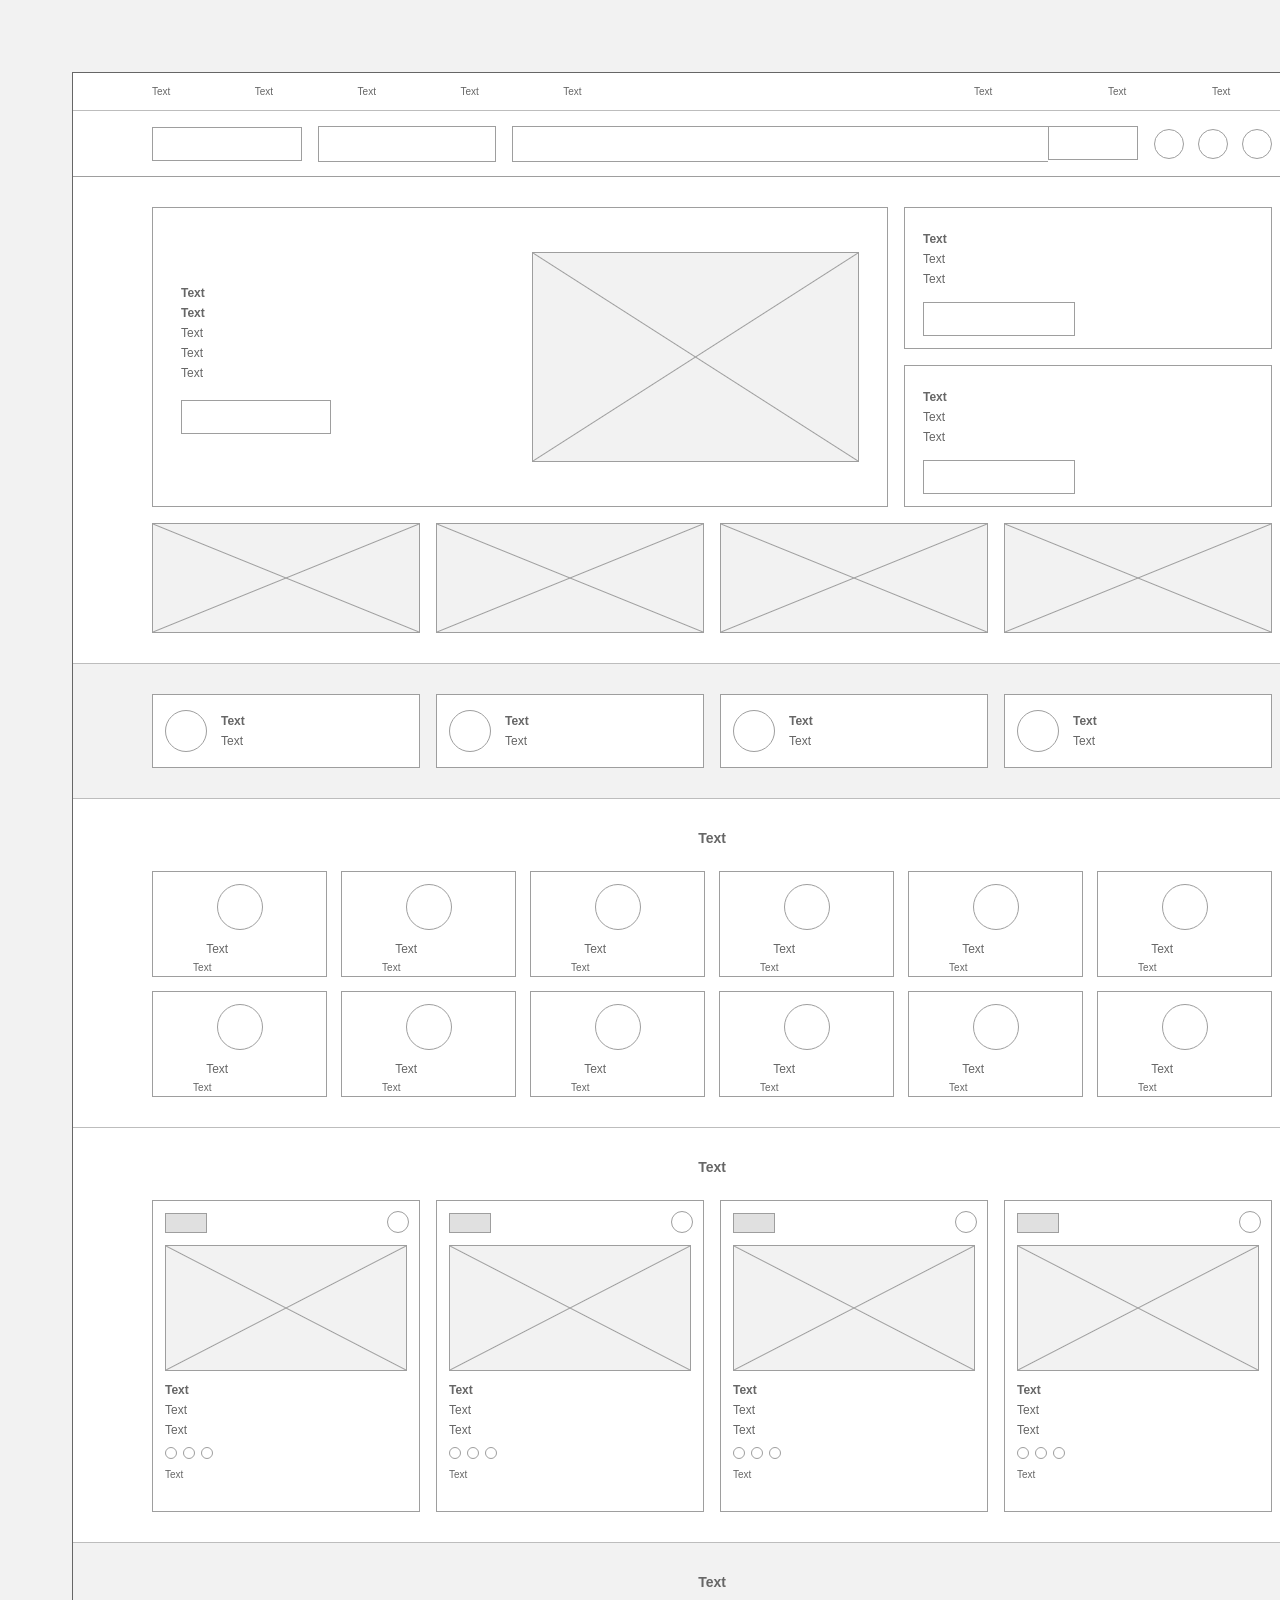
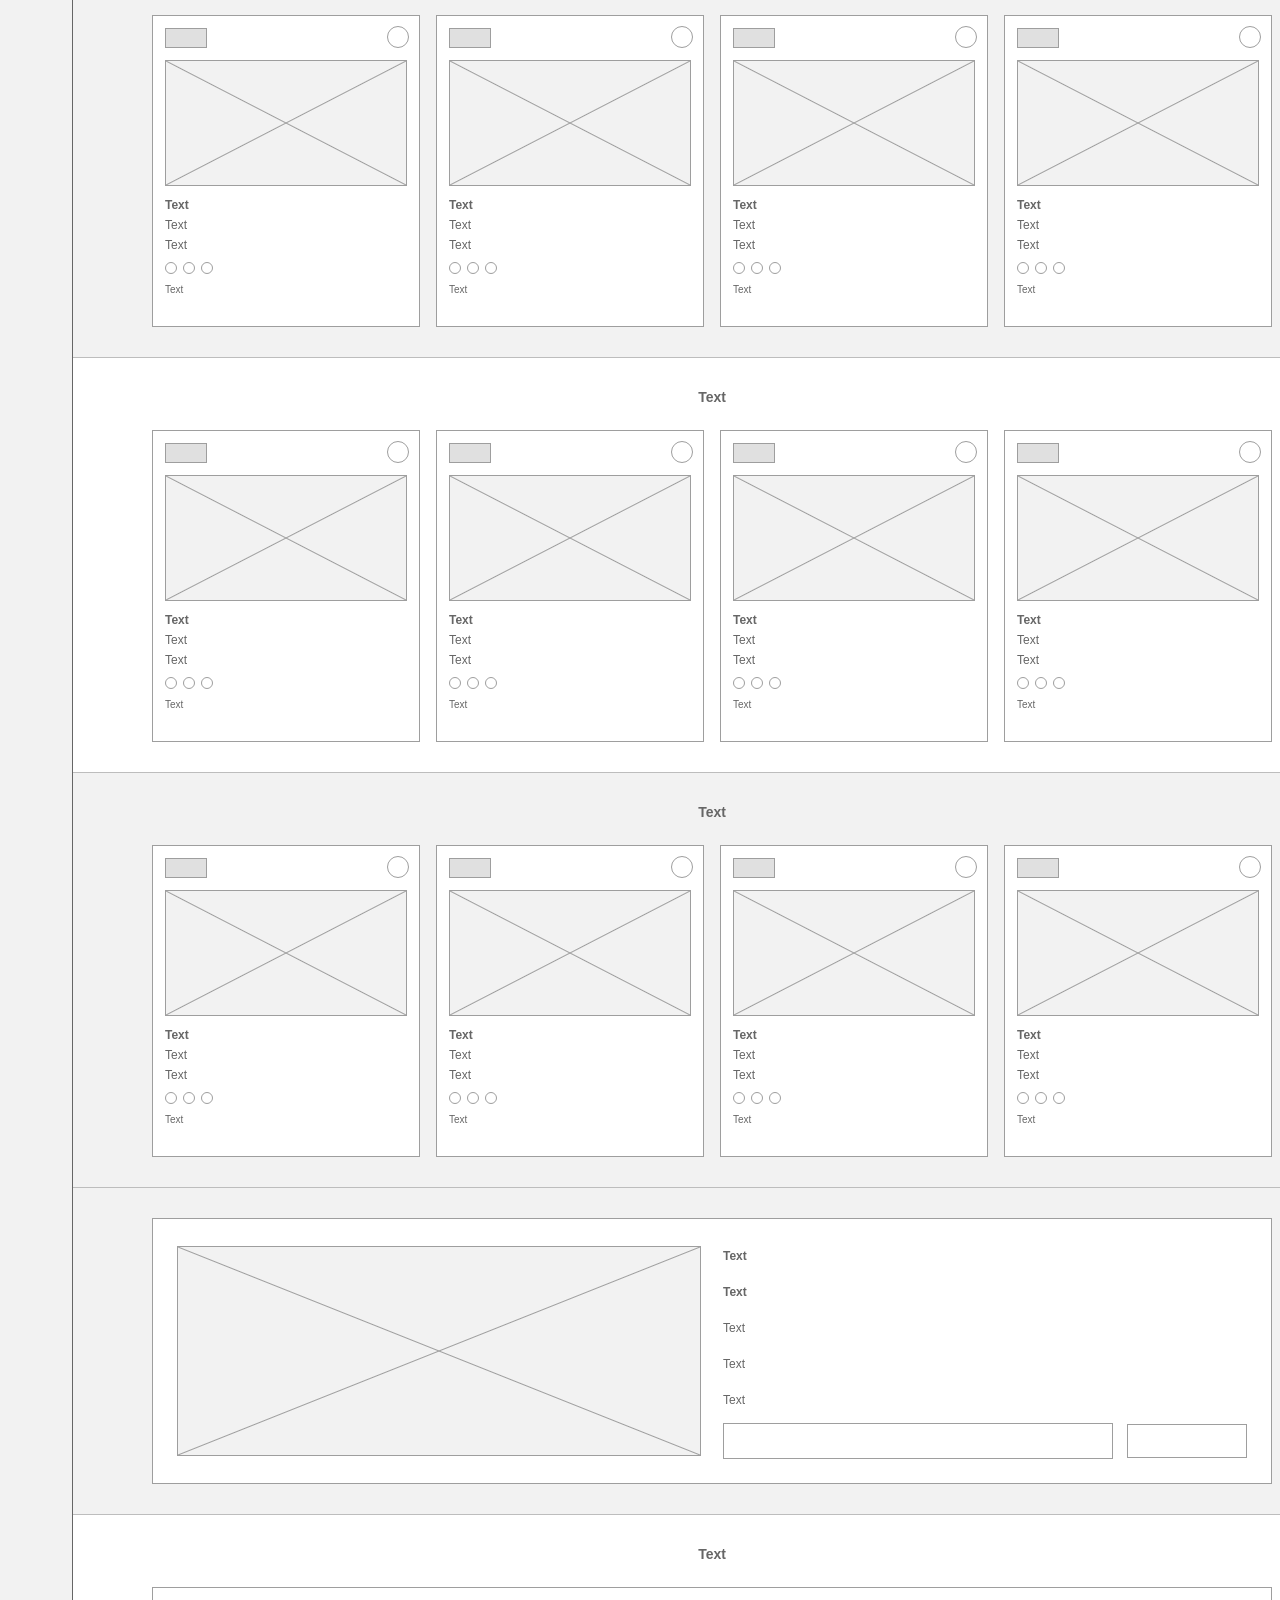
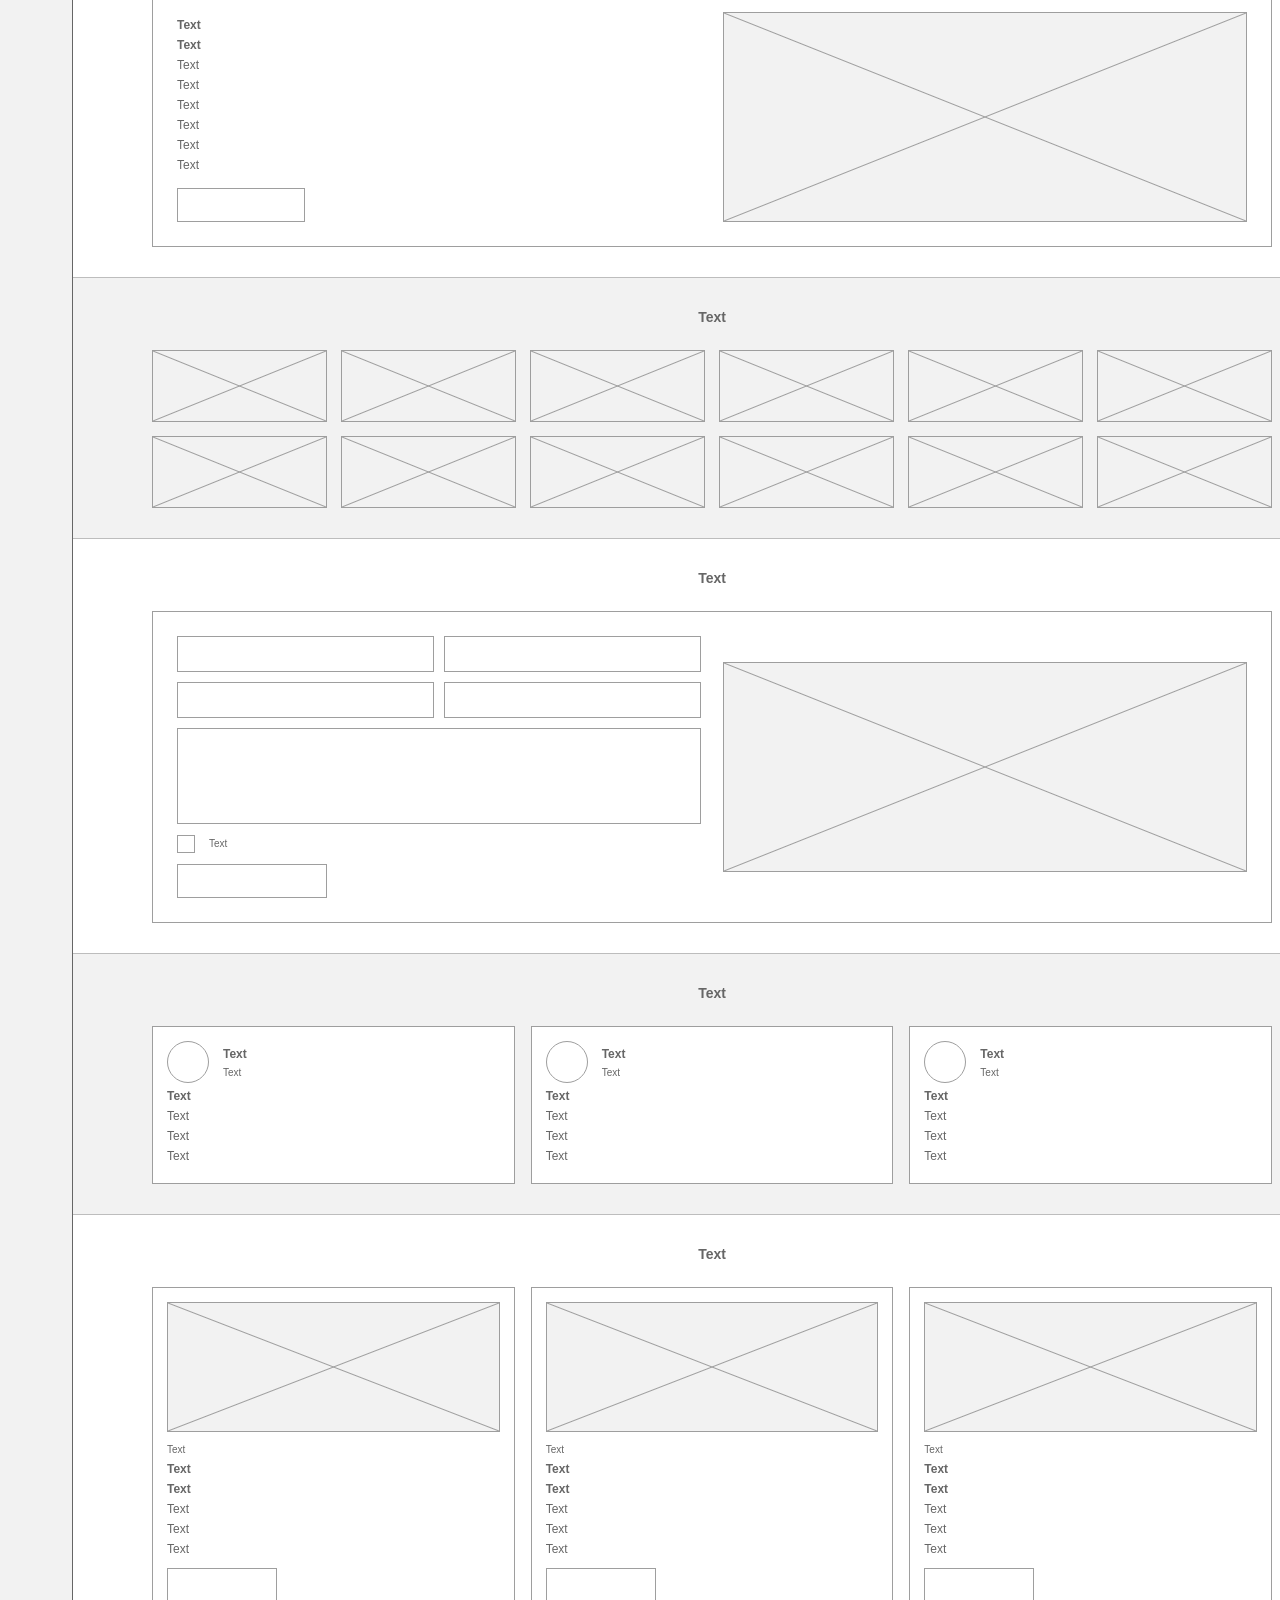
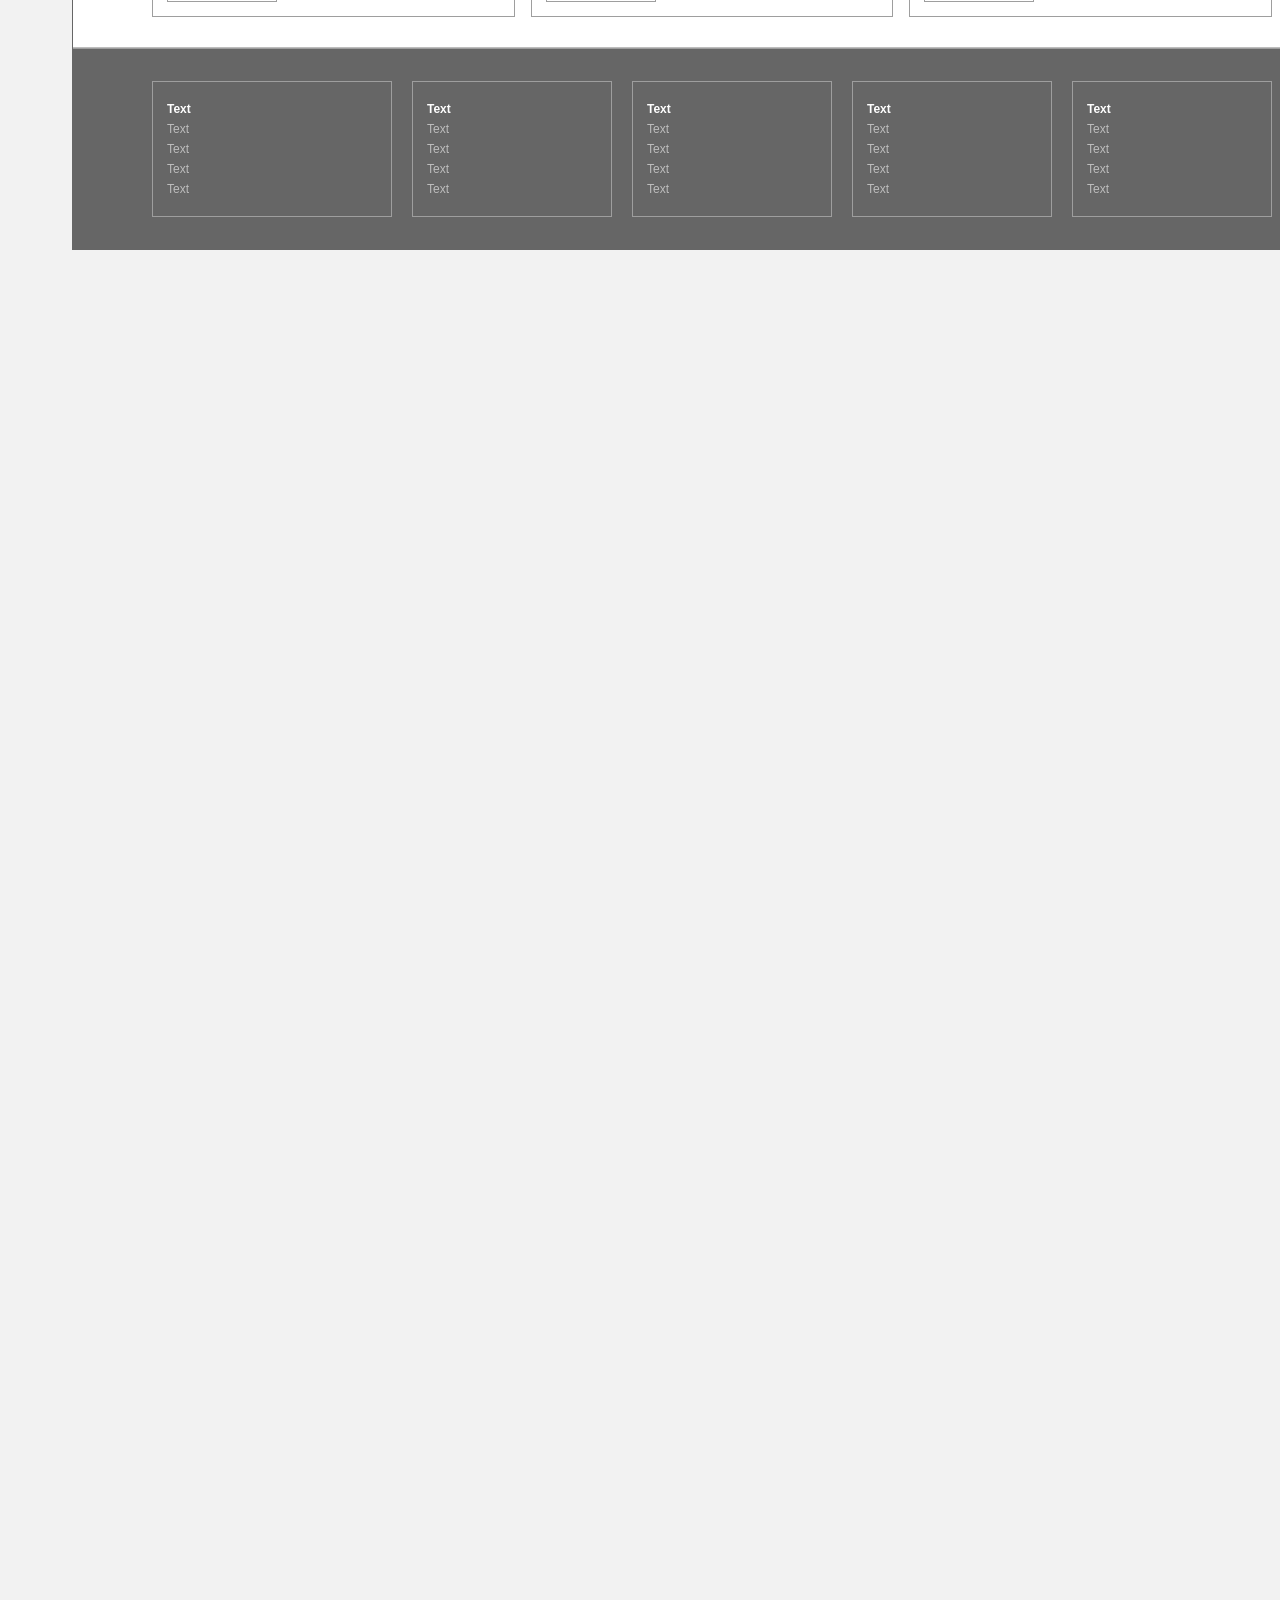
<file: wireframe-capture/index.html>
<!doctype html>
<html lang="ru">
<head>
  <meta charset="utf-8">
  <meta name="viewport" content="width=device-width, initial-scale=1">
  <title>UX Wireframe</title>
  <script src="https://mcp.figma.com/mcp/html-to-design/capture.js" async></script>
  <style>
    * { box-sizing: border-box; }

    :root {
      --canvas: #F2F2F2;
      --frame: #FFFFFF;
      --section: #F2F2F2;
      --card: #FFFFFF;
      --fill: #F2F2F2;
      --fill-strong: #E0E0E0;
      --stroke: #9E9E9E;
      --stroke-soft: #BDBDBD;
      --text-line: #BDBDBD;
      --text-strong: #9E9E9E;
      --black: #666666;
    }

    body {
      margin: 0;
      background: var(--canvas);
      font-family: Arial, Helvetica, sans-serif;
      color: var(--black);
    }

    .board {
      display: flex;
      align-items: flex-start;
      gap: 84px;
      padding: 72px;
      background: var(--canvas);
    }

    .frame {
      position: relative;
      flex: 0 0 auto;
      background: var(--frame);
      border: 1px solid #666666;
      overflow: hidden;
    }

    .desktop { width: 1280px; }
    .tablet { width: 768px; }
    .mobile { width: 320px; }

    .frame-title {
      position: absolute;
      left: 0;
      top: -32px;
      font-size: 15px;
      font-weight: 700;
      line-height: 20px;
      color: #666666;
    }

    .container { margin: 0 auto; }
    .desktop .container { width: 1120px; }
    .tablet .container { width: 720px; }
    .mobile .container { width: 288px; }

    .section {
      padding: 30px 0;
      border-bottom: 1px solid var(--stroke-soft);
      background: var(--frame);
    }

    .section.alt { background: var(--section); }
    .mobile .section { padding: 24px 0; }

    .section-label {
      min-height: 18px;
      width: 190px;
      margin: 0 auto 24px;
      border: 0;
      background: transparent;
      color: #666666;
      font-size: 14px;
      font-weight: 700;
      line-height: 18px;
      text-align: center;
    }

    .mobile .section-label {
      width: 132px;
      min-height: 14px;
      margin-bottom: 16px;
      font-size: 12px;
      line-height: 14px;
    }

    .box,
    .card,
    .button,
    .input,
    .chip,
    .icon,
    .avatar,
    .logo-block {
      border: 1px solid var(--stroke);
      background: var(--card);
    }

    .card {
      padding: 14px;
      background: var(--card);
    }

    .input {
      height: 36px;
      background: #FFFFFF;
    }

    .button {
      height: 34px;
      background: #FFFFFF;
    }

    .line {
      display: block;
      min-height: 14px;
      margin: 6px 0;
      background: transparent;
      color: #666666;
      font-size: 12px;
      line-height: 14px;
    }

    .line.strong {
      background: transparent;
      color: #666666;
      font-weight: 700;
    }

    .line.tiny {
      min-height: 12px;
      margin: 4px 0;
      font-size: 10px;
      line-height: 12px;
    }
    .w20 { width: 20%; }
    .w30 { width: 30%; }
    .w40 { width: 40%; }
    .w50 { width: 50%; }
    .w60 { width: 60%; }
    .w70 { width: 70%; }
    .w80 { width: 80%; }
    .w90 { width: 90%; }
    .w100 { width: 100%; }

    .image {
      border: 1px solid var(--stroke);
      background:
        linear-gradient(to top right, transparent calc(50% - 1px), #9E9E9E 50%, transparent calc(50% + 1px)),
        linear-gradient(to bottom right, transparent calc(50% - 1px), #9E9E9E 50%, transparent calc(50% + 1px)),
        var(--fill);
    }

    .icon,
    .avatar {
      border-radius: 50%;
      background: #FFFFFF;
    }

    .icon { width: 30px; height: 30px; }
    .avatar { width: 42px; height: 42px; }

    .logo-block {
      width: 150px;
      height: 34px;
      background: #FFFFFF;
    }

    .row {
      display: flex;
      align-items: center;
      gap: 14px;
    }

    .between {
      display: flex;
      align-items: center;
      justify-content: space-between;
      gap: 16px;
    }

    .stack { display: grid; gap: 10px; }

    .header-top {
      height: 38px;
      border-bottom: 1px solid var(--stroke-soft);
      background: #FFFFFF;
      display: flex;
      align-items: center;
    }

    .header-main {
      height: 66px;
      border-bottom: 1px solid var(--stroke);
      background: var(--frame);
      display: flex;
      align-items: center;
    }

    .desktop .header-links { width: 500px; }
    .tablet .header-links { width: 370px; }

    .desktop .catalog { width: 178px; }
    .tablet .catalog { width: 132px; }
    .catalog { height: 36px; background: #FFFFFF; }

    .search { flex: 1; height: 36px; display: flex; }
    .search .input { flex: 1; border-right: none; }
    .search .button { width: 90px; }
    .tablet .search .button { width: 70px; }

    .mobile-header {
      height: 58px;
      border-bottom: 1px solid var(--stroke);
      background: var(--frame);
      display: none;
      align-items: center;
    }

    .mobile .header-top,
    .mobile .header-main { display: none; }
    .mobile .mobile-header { display: flex; }
    .mobile .logo-block { width: 92px; height: 28px; }
    .mobile .icon { width: 24px; height: 24px; }

    .hero-layout {
      display: grid;
      gap: 16px;
    }

    .desktop .hero-layout { grid-template-columns: 2fr 1fr; }
    .tablet .hero-layout,
    .mobile .hero-layout { grid-template-columns: 1fr; }

    .hero-main {
      min-height: 300px;
      padding: 28px;
      display: grid;
      grid-template-columns: 1fr 1fr;
      gap: 24px;
      align-items: center;
      background: #FFFFFF;
      border: 1px solid var(--stroke);
    }

    .tablet .hero-main { min-height: 250px; }
    .mobile .hero-main {
      min-height: 198px;
      grid-template-columns: 1fr;
      padding: 18px;
      gap: 14px;
    }

    .hero-main .image { height: 210px; }
    .tablet .hero-main .image { height: 170px; }
    .mobile .hero-main .image { height: 72px; }

    .promo-stack {
      display: grid;
      gap: 16px;
    }

    .promo {
      height: 142px;
      padding: 18px;
      border: 1px solid var(--stroke);
      background: #FFFFFF;
    }

    .mobile .promo { height: 90px; padding: 12px; }

    .promo-row {
      display: grid;
      gap: 16px;
      margin-top: 16px;
    }

    .desktop .promo-row { grid-template-columns: repeat(4, 1fr); }
    .tablet .promo-row { grid-template-columns: repeat(2, 1fr); }
    .mobile .promo-row { grid-template-columns: repeat(2, 1fr); gap: 10px; }
    .promo-row .image { height: 110px; }
    .mobile .promo-row .image { height: 68px; }

    .benefits-grid {
      display: grid;
      gap: 16px;
    }

    .desktop .benefits-grid { grid-template-columns: repeat(4, 1fr); }
    .tablet .benefits-grid { grid-template-columns: repeat(2, 1fr); }
    .mobile .benefits-grid { grid-template-columns: 1fr; gap: 10px; }

    .benefit {
      min-height: 74px;
      display: grid;
      grid-template-columns: 44px 1fr;
      gap: 12px;
      align-items: center;
      padding: 12px;
      border: 1px solid var(--stroke);
      background: var(--card);
    }

    .benefit .icon { width: 42px; height: 42px; }

    .category-grid {
      display: grid;
      gap: 14px;
    }

    .desktop .category-grid { grid-template-columns: repeat(6, 1fr); }
    .tablet .category-grid { grid-template-columns: repeat(4, 1fr); }
    .mobile .category-grid { grid-template-columns: repeat(2, 1fr); gap: 10px; }

    .category {
      height: 106px;
      padding: 12px;
      text-align: center;
      border: 1px solid var(--stroke);
      background: var(--card);
    }

    .category .icon {
      width: 46px;
      height: 46px;
      margin: 0 auto 12px;
      background: #FFFFFF;
    }

    .mobile .category { height: 88px; padding: 10px; }
    .mobile .category .icon { width: 34px; height: 34px; margin-bottom: 8px; }

    .product-grid {
      display: grid;
      gap: 16px;
    }

    .desktop .product-grid { grid-template-columns: repeat(4, 1fr); }
    .tablet .product-grid { grid-template-columns: repeat(3, 1fr); gap: 14px; }
    .mobile .product-grid { grid-template-columns: repeat(2, 1fr); gap: 8px; }

    .product-card {
      position: relative;
      min-height: 312px;
      border: 1px solid var(--stroke);
      padding: 12px;
      background: var(--card);
    }

    .tablet .product-card { min-height: 280px; }
    .mobile .product-card { min-height: 214px; padding: 8px; }

    .badge {
      width: 42px;
      height: 20px;
      border: 1px solid var(--stroke);
      background: var(--fill-strong);
    }

    .fav {
      position: absolute;
      top: 10px;
      right: 10px;
      width: 22px;
      height: 22px;
      border: 1px solid var(--stroke);
      border-radius: 50%;
      background: #FFFFFF;
    }

    .product-card .image {
      height: 126px;
      margin: 12px 0;
    }

    .tablet .product-card .image { height: 108px; }
    .mobile .product-card .image {
      height: 72px;
      margin: 8px 0;
    }

    .swatches {
      display: flex;
      gap: 6px;
      margin-top: 10px;
    }

    .swatch {
      width: 12px;
      height: 12px;
      border: 1px solid var(--stroke);
      border-radius: 50%;
      background: #FFFFFF;
    }

    .rating {
      display: block;
      margin-top: 10px;
      color: #666666;
      font-size: 10px;
      line-height: 12px;
    }

    .rating span {
      background: transparent;
    }

    .split {
      display: grid;
      gap: 22px;
      align-items: center;
    }

    .desktop .split { grid-template-columns: 1fr 1fr; }
    .tablet .split { grid-template-columns: 1fr 1fr; }
    .mobile .split { grid-template-columns: 1fr; }

    .subscription,
    .about,
    .contact-panel {
      padding: 24px;
      border: 1px solid var(--stroke);
      background: #FFFFFF;
    }

    .mobile .subscription,
    .mobile .about,
    .mobile .contact-panel {
      padding: 16px;
    }

    .subscription .image,
    .about .image,
    .contact-panel .image { height: 210px; }
    .tablet .subscription .image,
    .tablet .about .image,
    .tablet .contact-panel .image { height: 172px; }
    .mobile .subscription .image,
    .mobile .about .image,
    .mobile .contact-panel .image { height: 116px; }

    .form-grid {
      display: grid;
      gap: 10px;
    }

    .desktop .form-grid { grid-template-columns: repeat(2, 1fr); }
    .tablet .form-grid { grid-template-columns: repeat(2, 1fr); }
    .mobile .form-grid { grid-template-columns: 1fr; }

    .textarea { height: 96px; }
    .desktop .textarea,
    .tablet .textarea { grid-column: 1 / -1; }

    .brand-grid {
      display: grid;
      gap: 14px;
    }

    .desktop .brand-grid { grid-template-columns: repeat(6, 1fr); }
    .tablet .brand-grid { grid-template-columns: repeat(4, 1fr); }
    .mobile .brand-grid { grid-template-columns: repeat(2, 1fr); gap: 10px; }

    .brand {
      height: 72px;
      border: 1px solid var(--stroke);
      background:
        linear-gradient(to top right, transparent calc(50% - 1px), #9E9E9E 50%, transparent calc(50% + 1px)),
        linear-gradient(to bottom right, transparent calc(50% - 1px), #9E9E9E 50%, transparent calc(50% + 1px)),
        #F2F2F2;
    }

    .mobile .brand { height: 52px; }

    .review-grid,
    .blog-grid {
      display: grid;
      gap: 16px;
    }

    .desktop .review-grid,
    .desktop .blog-grid { grid-template-columns: repeat(3, 1fr); }
    .tablet .review-grid,
    .tablet .blog-grid { grid-template-columns: repeat(2, 1fr); }
    .mobile .review-grid,
    .mobile .blog-grid { grid-template-columns: 1fr; gap: 12px; }

    .review-card,
    .blog-card {
      border: 1px solid var(--stroke);
      background: #FFFFFF;
      padding: 14px;
    }

    .blog-card .image { height: 130px; margin-bottom: 12px; }
    .mobile .blog-card .image { height: 92px; }

    .footer {
      background: #666666;
      border-top: 1px solid var(--stroke);
      padding: 32px 0;
    }

    .footer-grid {
      display: grid;
      gap: 20px;
    }

    .desktop .footer-grid { grid-template-columns: 1.2fr repeat(4, 1fr); }
    .tablet .footer-grid { grid-template-columns: repeat(3, 1fr); }
    .mobile .footer-grid { grid-template-columns: 1fr; gap: 16px; }

    .footer-col {
      min-height: 110px;
      border: 1px solid #9E9E9E;
      background: #666666;
      padding: 14px;
    }

    .footer .line {
      background: transparent;
      color: #BDBDBD;
    }

    .footer .line.strong {
      background: transparent;
      color: #FFFFFF;
    }

    .floating {
      position: absolute;
      right: 22px;
      bottom: 22px;
      display: grid;
      gap: 10px;
    }

    .mobile .floating {
      right: 12px;
      bottom: 12px;
      gap: 8px;
    }

    .floating .icon {
      width: 42px;
      height: 42px;
      background: #FFFFFF;
    }

    .mobile .floating .icon {
      width: 34px;
      height: 34px;
    }
  </style>
</head>
<body>
  <main class="board">
    <section class="frame desktop" data-frame="desktop">
      <div class="frame-title">UX Main page 1280</div>
    </section>

    <section class="frame tablet" data-frame="tablet">
      <div class="frame-title">UX Main page 768</div>
    </section>

    <section class="frame mobile" data-frame="mobile">
      <div class="frame-title">UX Main page 320</div>
    </section>
  </main>

  <script>
    const productSections = [
      'Вы уже смотрели',
      'Акции и скидки',
      'Популярные товары',
      'Новинки'
    ];

    const configs = {
      desktop: {
        categories: 12,
        benefits: 4,
        products: 4,
        promos: 2,
        promoRow: 4,
        brands: 12,
        reviews: 3,
        blog: 3,
        footerCols: 5
      },
      tablet: {
        categories: 8,
        benefits: 4,
        products: 3,
        promos: 2,
        promoRow: 4,
        brands: 8,
        reviews: 2,
        blog: 2,
        footerCols: 6
      },
      mobile: {
        categories: 8,
        benefits: 4,
        products: 2,
        promos: 2,
        promoRow: 4,
        brands: 6,
        reviews: 2,
        blog: 2,
        footerCols: 5
      }
    };

    const line = (cls = 'w70') => `<span class="line ${cls}">Text</span>`;
    const titleLines = () => `${line('strong w70')}${line('strong w50')}`;
    const paragraph = () => `${line('w90')}${line('w80')}${line('w60')}`;

    function section(label, content, alt = false) {
      return `
        <section class="section ${alt ? 'alt' : ''}">
          <div class="container">
            ${label ? '<div class="section-label">Text</div>' : ''}
            ${content}
          </div>
        </section>
      `;
    }

    function desktopTop(frame) {
      return `
        <div class="header-top">
          <div class="container between">
            <div class="row header-links">
              ${line('tiny w20')}${line('tiny w20')}${line('tiny w20')}${line('tiny w20')}${line('tiny w20')}
            </div>
            <div class="row" style="width: 300px; justify-content: flex-end;">
              ${line('tiny w40')}${line('tiny w30')}${line('tiny w20')}
            </div>
          </div>
        </div>
        <div class="header-main">
          <div class="container between">
            <div class="logo-block"></div>
            <div class="button catalog"></div>
            <div class="search"><div class="input"></div><div class="button"></div></div>
            <div class="row">
              <div class="icon"></div><div class="icon"></div><div class="icon"></div>
            </div>
          </div>
        </div>
        <div class="mobile-header">
          <div class="container between">
            <div class="icon"></div>
            <div class="logo-block"></div>
            <div class="row">
              <div class="icon"></div><div class="icon"></div><div class="icon"></div>
            </div>
          </div>
        </div>
      `;
    }

    function hero(cfg) {
      const promos = Array.from({ length: cfg.promos }, () => `
        <div class="promo">
          ${line('strong w60')}
          ${line('w80')}
          ${line('w45')}
          <div class="button" style="width: 46%; margin-top: 16px;"></div>
        </div>
      `).join('');

      const promoRow = Array.from({ length: cfg.promoRow }, () => `<div class="image"></div>`).join('');

      return section('', `
        <div class="hero-layout">
          <div class="hero-main">
            <div>
              ${titleLines()}
              ${paragraph()}
              <div class="button" style="width: 150px; margin-top: 20px;"></div>
            </div>
            <div class="image"></div>
          </div>
          <div class="promo-stack">${promos}</div>
        </div>
        <div class="promo-row">${promoRow}</div>
      `);
    }

    function benefits(cfg) {
      const items = Array.from({ length: cfg.benefits }, () => `
        <div class="benefit">
          <div class="icon"></div>
          <div>${line('strong w80')}${line('w60')}</div>
        </div>
      `).join('');

      return section('', `<div class="benefits-grid">${items}</div>`, true);
    }

    function categories(cfg) {
      const items = Array.from({ length: cfg.categories }, () => `
        <div class="category">
          <div class="icon"></div>
          ${line('w70')}
          ${line('tiny w50')}
        </div>
      `).join('');

      return section(true, `<div class="category-grid">${items}</div>`);
    }

    function productCard() {
      return `
        <div class="product-card">
          <div class="badge"></div>
          <div class="fav"></div>
          <div class="image"></div>
          ${line('strong w40')}
          ${line('w90')}
          ${line('w70')}
          <div class="swatches">
            <div class="swatch"></div><div class="swatch"></div><div class="swatch"></div>
          </div>
          <div class="rating"><span>Text</span></div>
        </div>
      `;
    }

    function products(cfg, title, index) {
      const cards = Array.from({ length: cfg.products }, productCard).join('');
      return section(true, `<div class="product-grid">${cards}</div>`, index % 2 === 1);
    }

    function subscription() {
      return section('', `
        <div class="subscription split">
          <div class="image"></div>
          <div class="stack">
            ${titleLines()}
            ${paragraph()}
            <div class="row">
              <div class="input" style="flex: 1;"></div>
              <div class="button" style="width: 120px;"></div>
            </div>
          </div>
        </div>
      `, true);
    }

    function about() {
      return section(true, `
        <div class="about split">
          <div>
            ${titleLines()}
            ${paragraph()}
            ${paragraph()}
            <div class="button" style="width: 128px; margin-top: 16px;"></div>
          </div>
          <div class="image"></div>
        </div>
      `);
    }

    function brands(cfg) {
      const items = Array.from({ length: cfg.brands }, () => `<div class="brand"></div>`).join('');
      return section(true, `<div class="brand-grid">${items}</div>`, true);
    }

    function contact() {
      return section(true, `
        <div class="contact-panel split">
          <div class="form-grid">
            <div class="input"></div>
            <div class="input"></div>
            <div class="input"></div>
            <div class="input"></div>
            <div class="input textarea"></div>
            <div class="row" style="grid-column: 1 / -1;">
              <div class="chip" style="width: 18px; height: 18px;"></div>
              ${line('tiny w70')}
            </div>
            <div class="button" style="width: 150px;"></div>
          </div>
          <div class="image"></div>
        </div>
      `);
    }

    function reviews(cfg) {
      const items = Array.from({ length: cfg.reviews }, () => `
        <div class="review-card">
          <div class="row">
            <div class="avatar"></div>
            <div style="flex: 1;">${line('strong w60')}${line('tiny w40')}</div>
          </div>
          ${line('strong w40')}
          ${paragraph()}
        </div>
      `).join('');

      return section(true, `<div class="review-grid">${items}</div>`, true);
    }

    function blog(cfg) {
      const items = Array.from({ length: cfg.blog }, () => `
        <div class="blog-card">
          <div class="image"></div>
          ${line('tiny w30')}
          ${line('strong w80')}
          ${line('strong w50')}
          ${paragraph()}
          <div class="button" style="width: 110px; margin-top: 12px;"></div>
        </div>
      `).join('');

      return section(true, `<div class="blog-grid">${items}</div>`);
    }

    function footer(cfg) {
      const cols = Array.from({ length: cfg.footerCols }, () => `
        <div class="footer-col">
          ${line('strong w70')}
          ${line('w90')}
          ${line('w80')}
          ${line('w60')}
          ${line('w70')}
        </div>
      `).join('');

      return `
        <footer class="footer">
          <div class="container footer-grid">${cols}</div>
        </footer>
      `;
    }

    function floating() {
      return `
        <div class="floating">
          <div class="icon"></div>
          <div class="icon"></div>
        </div>
      `;
    }

    function buildFrame(frame) {
      const type = frame.dataset.frame;
      const cfg = configs[type];

      frame.insertAdjacentHTML('beforeend',
        desktopTop(type) +
        hero(cfg) +
        benefits(cfg) +
        categories(cfg) +
        productSections.map((name, index) => products(cfg, name, index)).join('') +
        subscription() +
        about() +
        brands(cfg) +
        contact() +
        reviews(cfg) +
        blog(cfg) +
        footer(cfg) +
        floating()
      );
    }

    document.querySelectorAll('.frame').forEach(buildFrame);
  </script>
</body>
</html>
</file>
<file: task-3/styles.css>
:root {
  --color-white: #FFFFFF;
  --color-section: #F4F5F9;
  --color-info: #D8F8F8;
  --color-primary: #74CCD8;
  --color-primary-dark: #5ABDD0;
  --color-pink: #F098C0;
  --color-text: #090F24;
  --color-muted: #686878;
  --color-border: #E0E0E8;
  --color-discount: #FFD882;
  --color-rating: #FFB870;
  --shadow-card: 0 3px 12px rgba(9, 15, 36, 0.045);
  --radius-small: 7px;
  --radius-medium: 12px;
  --radius-pill: 999px;
  --container-width: 1120px;
  --page-gutter: clamp(16px, 4vw, 48px);
}
/* Базовый сброс и общие правила */
*,
*::before,
*::after { box-sizing: border-box; }
html { scroll-behavior: smooth; }
body,
h1,
h2,
h3,
p,
ul { margin: 0; }
/* min-width 320px и overflow-x hidden страхуют от случайного горизонтального скролла на самых узких экранах. */
body { min-width: 320px; overflow-x: hidden; background: var(--color-white); color: var(--color-text); font-family: Arial, Helvetica, sans-serif; font-size: 15px; line-height: 1.5; }
img,
svg { display: block; max-width: 100%; height: auto; }
button,
input,
textarea { max-width: 100%; color: inherit; font: inherit; }
button { cursor: pointer; }
a { color: inherit; text-decoration: none; }
ul { padding: 0; list-style: none; }
h1,
h2,
h3,
p,
a,
span,
label { overflow-wrap: anywhere; }
h1,
h2,
h3 { line-height: 1.2; }
h1 { font-size: clamp(2rem, 4vw, 3.75rem); }
h2 { font-size: clamp(1.125rem, 2vw, 1.5rem); }
h3 { font-size: 1rem; }
/* Общие утилиты и защита раскладки */
.container { width: min(calc(100% - (var(--page-gutter) * 2)), var(--container-width)); max-width: var(--container-width); margin-inline: auto; }
/* min-width: 0 оставлен у grid/flex-детей: иначе длинный текст или форма могут растянуть колонку шире экрана. */
.container > *,
.header-main__inner > *,
.split-layout > *,
.promo-grid > *,
.benefits-grid > *,
.categories-grid > *,
.product-grid > *,
.brands-grid > *,
.reviews-grid > *,
.content-banners-grid > *,
.blog-grid > *,
.footer-grid > * { min-width: 0; }
.svg-icon { display: block; width: 100%; height: 100%; object-fit: contain; }
.image-cover,
.image-contain { display: block; width: 100%; }
.image-cover { object-fit: cover; }
.image-contain { object-fit: contain; }
.visually-hidden { position: absolute; width: 1px; height: 1px; padding: 0; overflow: hidden; clip: rect(0 0 0 0); white-space: nowrap; border: 0; }
.skip-link { position: fixed; top: 12px; left: 12px; z-index: 100; padding: 10px 16px; border-radius: var(--radius-small); background: var(--color-text); color: var(--color-white); transform: translateY(-160%); }
.skip-link:focus { transform: translateY(0); }
.section { padding-block: 52px; }
.section--compact { padding-block: 24px; }
.section--alt { background: var(--color-section); }
.section--blue { background: var(--color-info); }
.section-heading { max-width: 720px; margin: 0 auto 24px; text-align: center; }
.section-heading p { margin-top: 8px; color: var(--color-muted); }
.section-heading--left { margin-inline: 0; text-align: left; }
.eyebrow { margin-bottom: 8px; color: var(--color-pink); font-size: 0.8rem; font-weight: 700; letter-spacing: 0.08em; text-transform: uppercase; }
/* Кнопки и формы */
.button { display: inline-flex; min-height: 40px; align-items: center; justify-content: center; gap: 8px; padding: 8px 16px; border: 1px solid transparent; border-radius: var(--radius-pill); background: var(--color-primary); color: var(--color-white); font-size: 0.78rem; font-weight: 700; text-align: center; transition: background-color 180ms ease, border-color 180ms ease, color 180ms ease; }
.button:hover,
.button:focus-visible { background: var(--color-primary-dark); }
.button--secondary { border-color: var(--color-border); background: var(--color-white); color: var(--color-text); }
.button--secondary:hover,
.button--secondary:focus-visible { border-color: var(--color-primary); background: var(--color-white); color: var(--color-primary-dark); }
.button--pink { background: var(--color-pink); }
.button--pink:hover,
.button--pink:focus-visible { background: #DF7FB0; }
.text-link { color: var(--color-primary-dark); font-weight: 700; }
.text-link:hover,
.text-link:focus-visible { color: var(--color-pink); }
.section-button { display: flex; width: fit-content; margin: 28px auto 0; }
input,
textarea { width: 100%; border: 1px solid var(--color-border); border-radius: var(--radius-pill); background: var(--color-white); outline: none; }
input { min-height: 40px; padding: 8px 14px; }
textarea { min-height: 120px; padding: 14px 16px; border-radius: var(--radius-medium); resize: vertical; }
input:focus,
textarea:focus { border-color: var(--color-primary-dark); box-shadow: 0 0 0 3px rgba(90, 189, 208, 0.16); }
/* Шапка */
.header-top { border-bottom: 1px solid var(--color-border); color: var(--color-muted); font-size: 0.7rem; }
.header-top__inner,
.header-links ul,
.header-contacts,
.header-actions,
.social-links { display: flex; align-items: center; }
.header-top__inner { min-height: 50px; justify-content: space-between; gap: 24px; }
.header-links ul,
.header-contacts { gap: 16px; }
.header-links a:hover,
.header-links a:focus-visible,
.header-contacts a:hover,
.header-contacts a:focus-visible { color: var(--color-primary-dark); }
.header-main { border-bottom: 1px solid var(--color-border); background: var(--color-section); }
.header-main__inner { display: grid; min-height: 70px; grid-template-columns: auto auto minmax(240px, 1fr) auto; align-items: center; gap: 16px; }
.site-logo { display: inline-flex; align-items: center; }
.site-logo--top { display: none; }
.site-logo img { width: 117px; height: 34px; object-fit: contain; }
.search-form { display: flex; width: 100%; min-width: 0; }
.search-form input { min-width: 0; border-radius: var(--radius-pill) 0 0 var(--radius-pill); }
.search-form .button { flex: 0 0 auto; border-radius: 0 var(--radius-pill) var(--radius-pill) 0; }
.header-actions { justify-self: end; gap: 8px; }
.icon-button,
.favorite-button,
.floating-button,
.social-links a { display: inline-flex; flex: 0 0 auto; align-items: center; justify-content: center; border: 1px solid var(--color-border); border-radius: 50%; background: var(--color-white); color: var(--color-muted); }
.icon-button { width: 32px; height: 32px; }
.icon-button .svg-icon { width: 18px; height: 18px; }
.profile-action .svg-icon { width: 26px; height: 26px; }
.catalog-button { min-width: 210px; justify-content: flex-start; border-radius: 0; background: transparent; color: var(--color-text); white-space: nowrap; }
.catalog-button:hover,
.catalog-button:focus-visible { background: var(--color-info); color: var(--color-text); }
.catalog-button .svg-icon { width: 20px; height: 18px; }
.menu-button,
.header-actions .icon-button:first-child { display: none; }
/* Hero и первые баннеры */
.hero { padding-top: 24px; }
/* Пропорции баннеров взяты из макета: так главный и боковые hero-блоки держат один визуальный ритм. */
.hero-grid { display: grid; grid-template-columns: minmax(0, 746fr) minmax(260px, 360fr); gap: 10px; }
.hero-main,
.hero-promo-link { min-width: 0; overflow: hidden; border-radius: var(--radius-small); }
.hero-main { position: relative; display: block; aspect-ratio: 746 / 380; }
.hero-picture,
.hero-promo-link { display: block; }
.hero-picture,
.hero-main img,
.hero-promo-link img { width: 100%; height: 100%; }
.hero-promo-link { aspect-ratio: 360 / 185; }
.hero-side { display: grid; gap: 10px; }
.hero-dots { position: absolute; bottom: 20px; left: 50%; display: flex; gap: 14px; transform: translateX(-50%); }
.hero-dot,
.slider-dot { width: 8px; height: 8px; border-radius: 50%; background: var(--color-border); }
.hero-dot { width: 10px; height: 10px; background: var(--color-white); }
.hero-dot--active,
.slider-dot--active { background: var(--color-primary); }
/* Промо-баннеры */
.promo { padding-block: 31px; background: var(--color-section); }
.promo .container,
.product-section .container { position: relative; }
.promo-grid,
.benefits-grid,
.categories-grid,
.product-grid,
.brands-grid,
.reviews-grid,
.content-banners-grid,
.blog-grid,
.footer-grid { display: grid; }
.promo-grid { grid-template-columns: repeat(4, minmax(0, 1fr)); gap: 16px; }
.promo-tile { display: grid; color: var(--color-muted); font-size: 0.88rem; font-weight: 700; text-align: center; }
.promo-tile img { min-width: 0; aspect-ratio: 256 / 185; border-radius: var(--radius-small); }
.promo-tile span { display: none; }
.slider-arrow { position: absolute; top: 50%; z-index: 2; display: grid; width: 24px; height: 36px; padding: 0; border: 0; background: transparent; color: var(--color-muted); pointer-events: none; place-items: center; }
.slider-arrow::before { width: 11px; height: 11px; border-bottom: 2px solid currentColor; border-left: 2px solid currentColor; content: ""; }
.slider-arrow--previous { left: 0; transform: translateY(-50%); }
.slider-arrow--previous::before { transform: rotate(45deg); }
.slider-arrow--next { right: 0; transform: translateY(-50%); }
.slider-arrow--next::before { transform: rotate(225deg); }
.slider-arrow--product { top: 56%; }
.product-section .slider-arrow--previous { left: clamp(-18px, -1.5vw, -8px); }
.product-section .slider-arrow--next { right: clamp(-18px, -1.5vw, -8px); }
.slider-dots { display: flex; justify-content: center; gap: 8px; margin-top: 18px; }
/* Преимущества / Our Skills */
.benefits { padding-block: 38px; border-block: 1px solid var(--color-border); background: var(--color-white); }
.benefits-grid { min-height: 71px; grid-template-columns: repeat(4, minmax(0, 1fr)); align-items: center; gap: 12px; }
.benefit-card { display: grid; min-width: 0; grid-template-columns: 64px minmax(0, 1fr); align-items: center; column-gap: 16px; }
/* Фиксированный слот нужен из-за разных viewBox у SVG: иконки не прыгают рядом с текстом. */
.benefit-card__icon { display: grid; width: 64px; min-width: 64px; height: 52px; overflow: hidden; place-items: center; }
.benefit-card__icon .svg-icon { display: block; width: auto; max-width: 100%; height: auto; max-height: 100%; object-fit: contain; }
.benefit-card > div { display: grid; min-width: 0; min-height: 51px; align-self: center; align-content: center; }
.benefit-card h3 { color: var(--color-text); font-size: 0.82rem; font-weight: 800; line-height: 1.25; text-transform: uppercase; }
.benefit-card p { display: none; }
/* Каталог категорий */
.categories { min-height: 560px; padding-block: 64px 48px; background: var(--color-section); }
.categories .section-heading p { color: var(--color-pink); font-size: 0.8rem; font-weight: 700; }
.categories-grid { grid-template-columns: repeat(6, minmax(0, 1fr)); gap: 24px; }
.category-card { display: grid; min-width: 0; min-height: 170px; align-content: start; justify-items: center; gap: 12px; padding: 24px 8px 14px; border-radius: 10px; color: var(--color-text); font-size: 0.78rem; font-weight: 700; text-align: center; }
.category-card__icon { display: grid; width: 83px; max-width: 100%; aspect-ratio: 1; overflow: hidden; border-radius: 50%; place-items: center; }
.category-card:hover,
.category-card:focus-visible { background: var(--color-primary); color: var(--color-white); }
/* Карточки товаров */
.product-grid { grid-template-columns: repeat(4, minmax(0, 1fr)); gap: 16px; }
.product-card,
.review-card,
.blog-card { border: 1px solid #D8DCE6; border-radius: 15px; background: var(--color-white); box-shadow: 0 7px 20px rgba(9, 15, 36, 0.075); }
.product-card { position: relative; display: flex; min-width: 0; flex-direction: column; padding: 9px; }
.product-card__top { position: absolute; inset: 18px 19px auto; z-index: 1; display: flex; min-height: 24px; align-items: flex-start; justify-content: space-between; gap: 8px; }
.badge { display: inline-flex; min-height: 34px; align-items: center; padding: 6px 10px; border-radius: var(--radius-pill); background: var(--color-discount); color: var(--color-text); font-size: 0.62rem; font-weight: 800; }
.badge--pink { background: var(--color-pink); color: var(--color-white); }
.badge--blue { background: var(--color-primary); color: var(--color-white); }
.favorite-button { width: 46px; height: 46px; border-color: #EEF0F5; background: #F7F8FB; }
.favorite-button .svg-icon { width: 16px; height: 14px; }
.product-card__image { min-width: 0; aspect-ratio: 1; margin: 0 0 12px; padding: 0; border-radius: var(--radius-small); object-fit: contain; }
#viewed-products .product-card__image { background: #D6D6D6; }
#sale-products .product-card__image,
#popular-products .product-card__image,
#new-products .product-card__image { background: #FFE5F1; }
.product-card__price { font-size: 1rem; font-weight: 800; }
.product-card__price del { margin-left: 6px; color: #B7B8C5; font-size: 0.72rem; font-weight: 400; }
.product-card h3 { display: -webkit-box; min-height: 2.2em; margin-top: 9px; overflow: hidden; color: var(--color-text); font-size: 0.84rem; font-weight: 700; line-height: 1.35; line-clamp: 2; -webkit-box-orient: vertical; -webkit-line-clamp: 2; }
.product-card__meta { display: -webkit-box; min-height: 2.7em; margin-top: 5px; overflow: hidden; color: #4F5567; font-size: 0.72rem; line-height: 1.35; line-clamp: 2; -webkit-box-orient: vertical; -webkit-line-clamp: 2; }
.product-card__extras { display: grid; gap: 7px; margin-top: auto; padding-top: 11px; }
.product-card__swatches {
  display: block; width: 88px; height: 11px;
  background:
    radial-gradient(circle at 6px 6px, #F39999 0 5px, transparent 5.5px),
    radial-gradient(circle at 25px 6px, #090F24 0 5px, transparent 5.5px),
    radial-gradient(circle at 44px 6px, #90D0B1 0 5px, transparent 5.5px),
    radial-gradient(circle at 63px 6px, #9C7C75 0 5px, transparent 5.5px),
    radial-gradient(circle at 82px 6px, #A2D0DA 0 5px, transparent 5.5px);
}
.product-card__rating { color: var(--color-rating); font-size: 0.76rem; letter-spacing: 0.08em; }
.product-card__delivery { display: flex; align-items: center; gap: 6px; color: var(--color-muted); font-size: 0.7rem; font-weight: 600; }
.product-card__delivery::before { width: 16px; height: 14px; flex: 0 0 auto; background: url("assets/icons/icon-delivery.svg") center / contain no-repeat; content: ""; filter: grayscale(1); opacity: 0.9; }
.product-card__rating-muted,
.product-card__reviews { color: #B7BCC8; }
.product-card__reviews { margin-left: 5px; font-size: 0.66rem; letter-spacing: 0; }
#sale-products .section-button,
#popular-products .section-button,
#new-products .section-button { display: none; }
/* Подписка, о нас и контакты */
.split-layout { display: grid; grid-template-columns: repeat(2, minmax(0, 1fr)); align-items: center; gap: 32px; }
.subscription { padding-block: 0; background: var(--color-info); }
.subscription-panel { overflow: hidden; background: var(--color-info); }
.subscription-panel.container { width: 100%; max-width: none; min-height: 370px; padding: 50px var(--page-gutter); grid-template-columns: minmax(0, 1fr) minmax(280px, 38vw); gap: clamp(24px, 4vw, 52px); }
.subscription-panel .panel-image { order: 2; height: 270px; }
.panel-image,
.contact-image { min-width: 0; border-radius: var(--radius-small); }
.panel-image { height: 240px; }
.inline-form { display: flex; min-width: 0; gap: 10px; margin-top: 20px; }
.inline-form input { min-width: 0; }
.inline-form .button { width: 228px; min-height: 46px; flex: 0 0 auto; }
.about .panel-image { height: 305px; }
.contact { padding-block: 49px 0; background: var(--color-info); }
.contact-panel { grid-template-columns: minmax(0, 546fr) minmax(0, 525fr); gap: 44px; }
.contact-image { width: 100%; max-width: 100%; height: 612px; margin-left: 0; }
.contact-form { display: grid; grid-template-columns: repeat(2, minmax(0, 1fr)); gap: 8px; }
.contact-form__message,
.checkbox-field,
.contact-form .button { grid-column: 1 / -1; }
.checkbox-field { display: flex; align-items: flex-start; gap: 10px; color: var(--color-muted); font-size: 0.78rem; }
.checkbox-field input { width: 16px; min-height: 16px; flex: 0 0 auto; margin-top: 2px; }
/* Бренды, отзывы, баннеры и блог */
.brands-grid { grid-template-columns: repeat(6, minmax(0, 1fr)); gap: 25px; }
.brand-card { display: grid; min-width: 0; min-height: 96px; align-content: space-between; justify-items: center; gap: 6px; color: var(--color-muted); font-size: 0.78rem; text-align: center; }
.brand-card__logo { display: grid; width: 100%; min-height: 99px; overflow: hidden; place-items: center; border: 1px solid var(--color-border); border-radius: 10px; background: var(--color-white); }
.brand-card__logo img { width: 100%; height: 99px; padding: 10px; }
.reviews-grid { grid-template-columns: repeat(3, minmax(0, 1fr)); gap: 25px; }
.review-card { min-width: 0; min-height: 229px; overflow: hidden; }
.review-card--image { display: grid; padding: 22px 9px; place-items: center; }
.review-card__image { width: 100%; height: 100%; }
.reviews .section-button { width: 283px; min-height: 46px; }
.content-banners-grid { grid-template-columns: repeat(2, minmax(0, 1fr)); gap: 24px; }
.content-banner { display: grid; min-width: 0; overflow: hidden; border-radius: var(--radius-small); }
.content-banner--large { grid-column: 1 / -1; aspect-ratio: 1116 / 300; }
.content-banner:not(.content-banner--large) { aspect-ratio: 546 / 185; }
.content-banner img { width: 100%; height: 100%; object-fit: cover; }
.blog-grid { grid-template-columns: repeat(2, minmax(0, 1fr)); gap: 25px; }
.blog-card { display: grid; min-width: 0; min-height: 255px; grid-template-columns: 178px minmax(0, 1fr); grid-template-rows: auto auto 1fr auto; gap: 6px 14px; padding: 9px; }
.blog-card__image { width: 100%; height: 100%; min-height: 236px; grid-row: 1 / -1; object-fit: cover; }
.blog-card p { color: var(--color-muted); font-size: 0.88rem; }
.blog-card__date { font-size: 0.75rem !important; }
.blog-card .text-link { display: inline-block; margin-top: 4px; font-size: 0.86rem; }
.blog .section-button { width: 161px; min-height: 48px; }
/* Подвал */
.site-footer { padding: 36px 0 0; border-top: 1px solid var(--color-border); background: var(--color-white); }
.site-footer::after { display: block; height: 46px; margin-top: 36px; background: var(--color-primary); content: ""; }
.footer-grid { min-height: 225px; grid-template-columns: 1.2fr repeat(3, minmax(0, 1fr)) auto; gap: 24px; }
.site-footer h2 { margin-bottom: 14px; font-size: 0.92rem; }
.site-footer li + li,
.site-footer p + p { margin-top: 8px; }
.site-footer p,
.site-footer a { color: var(--color-muted); font-size: 0.78rem; }
.site-footer a:hover,
.site-footer a:focus-visible { color: var(--color-primary-dark); }
.site-logo--footer { align-self: end; }
.social-links { gap: 8px; }
.social-links a { width: 28px; height: 28px; color: var(--color-primary-dark); }
.social-links .svg-icon { width: 18px; height: 18px; }
.social-links a:last-child .svg-icon { width: 20px; }
/* Плавающие кнопки */
.floating-controls { position: fixed; right: max(18px, calc((100vw - 1120px) / 2)); bottom: 18px; left: max(18px, calc((100vw - 1120px) / 2)); z-index: 10; display: flex; align-items: flex-end; justify-content: space-between; pointer-events: none; }
.floating-button { position: relative; width: 48px; height: 48px; padding: 0; border-color: transparent; background: transparent; box-shadow: 0 6px 26px rgba(105, 121, 150, 0.12); pointer-events: auto; }
.floating-button .svg-icon { width: 100%; height: 100%; }
.floating-button:first-child { width: 50px; height: 50px; }
.floating-button:last-child { width: 70px; height: 70px; }
.floating-button:last-child::after { position: absolute; bottom: 10px; left: 50%; color: var(--color-text); content: "Chat"; font-size: 0.56rem; line-height: 1; transform: translateX(-50%); }
/* Desktop: выравнивание под ширину макета */
@media (min-width: 1280px) {
  .site-logo--top {
    display: inline-flex; flex: 0 0 auto;
  }
  .site-logo--main {
    display: none;
  }
  .header-links {
    margin-right: auto;
  }
  .header-main__inner {
    grid-template-columns: 355px minmax(0, 489px) minmax(0, 1fr); gap: 25px;
  }
  .catalog-button {
    width: 355px; min-height: 70px; padding-left: 19px;
  }
  .hero {
    padding-block: 20px;
  }
  #viewed-products {
    padding-block: 77px 45px;
  }
  #sale-products {
    padding-block: 80px 72px;
  }
  #popular-products {
    padding-block: 76px;
  }
  #new-products {
    padding-block: 65px 87px;
  }
  #viewed-products .product-card {
    min-height: 409px;
  }
  #sale-products .product-card,
  #popular-products .product-card,
  #new-products .product-card {
    min-height: 529px;
  }
  #sale-products .badge,
  #popular-products .badge {
    width: 50px; height: 50px; min-height: 50px; justify-content: center; padding: 0; border-radius: 50%;
  }
  #new-products .badge {
    min-width: 52px; justify-content: center; border-radius: 8px; background: #FFC186; color: var(--color-white);
  }
  .product-grid {
    gap: 25px;
  }
  .product-card__swatches {
    width: 220px; height: 30px;
    background:
      radial-gradient(circle at 15px 15px, #F39999 0 15px, transparent 15.5px),
      radial-gradient(circle at 53px 15px, #090F24 0 15px, transparent 15.5px),
      radial-gradient(circle at 91px 15px, #90D0B1 0 15px, transparent 15.5px),
      radial-gradient(circle at 129px 15px, #9C7C75 0 15px, transparent 15.5px),
      radial-gradient(circle at 167px 15px, #A2D0DA 0 15px, transparent 15.5px),
      radial-gradient(circle at 205px 15px, var(--color-white) 0 14px, var(--color-border) 14px 15px, transparent 15.5px);
  }
  .subscription-panel.container {
    max-width: 1280px; min-height: 270px; padding: 0 0 0 max(24px, calc((100% - 1115px) / 2)); grid-template-columns: minmax(0, 1fr) minmax(0, 411px);
  }
  .about {
    min-height: 445px; padding-block: 50px 90px;
  }
  .about .container {
    grid-template-columns: minmax(0, 541px) 451px; gap: 124px;
  }
  .brands {
    min-height: 567px; padding-block: 77px 70px;
  }
  .brands .section-button {
    width: 227px; min-height: 47px; margin-top: 48px;
  }
  .contact {
    min-height: 612px; padding-block: 0;
  }
  .contact-panel.container {
    width: 100%; max-width: 1280px; grid-template-columns: 628px minmax(0, 525px);
  }
  .contact-image {
    width: 726px; max-width: none; margin-left: -98px;
  }
  .reviews {
    min-height: 537px; padding-block: 78px 70px;
  }
  .content-banners {
    min-height: 649px; padding-block: 70px;
  }
  .blog {
    min-height: 536px; padding-block: 83px 65px;
  }
}
/* Tablet и small desktop: перестройка сеток */
@media (max-width: 1023px) {
  .section {
    padding-block: clamp(40px, 6vw, 56px);
  }
  .header-main__inner {
    min-height: 64px; grid-template-columns: auto auto minmax(0, 1fr) auto; gap: 12px;
  }
  .menu-button {
    display: inline-flex;
  }
  .catalog-button {
    display: none;
  }
  .hero-grid {
    grid-template-columns: 1fr;
  }
  .hero-side {
    grid-template-columns: repeat(2, minmax(0, 1fr));
  }
  .subscription-panel.container {
    min-height: auto; padding-block: 40px; grid-template-columns: 1fr;
  }
  .subscription-panel .panel-image {
    order: 0; height: clamp(220px, 36vw, 320px);
  }
  .contact-panel {
    grid-template-columns: 1fr; gap: 28px;
  }
  .contact-image {
    height: clamp(260px, 45vw, 420px); order: 2;
  }
  .reviews-grid,
  .blog-grid {
    grid-template-columns: repeat(2, minmax(0, 1fr));
  }
  .footer-grid {
    grid-template-columns: repeat(3, minmax(0, 1fr));
  }
  .slider-arrow {
    display: none;
  }
}
/* Планшеты */
@media (max-width: 799px) {
  :root {
    --container-width: 720px; --page-gutter: 24px;
  }
  .header-top {
    display: none;
  }
  .promo-grid {
    grid-template-columns: repeat(2, minmax(0, 1fr));
  }
  .benefits-grid {
    grid-template-columns: repeat(2, minmax(0, 1fr)); gap: 20px;
  }
  .categories {
    min-height: auto; padding-block: 52px;
  }
  .categories-grid {
    grid-template-columns: repeat(4, minmax(0, 1fr));
  }
  .category-card {
    min-height: 150px; padding-inline: 4px;
  }
  .product-grid {
    grid-template-columns: repeat(3, minmax(0, 1fr));
  }
  .brands-grid {
    grid-template-columns: repeat(4, minmax(0, 1fr)); gap: 10px;
  }
  .hero-main,
  .hero-picture,
  .hero-promo-link {
    background: var(--color-white);
  }
  .hero-main {
    aspect-ratio: 746 / 380;
  }
  .hero-promo-link {
    aspect-ratio: 360 / 185;
  }
  /* На tablet/mobile важнее сохранить края баннеров, поэтому меняем cover на contain. */
  .hero-main img,
  .hero-promo-link img {
    object-fit: contain; object-position: center;
  }
}
/* Узкие планшеты */
@media (max-width: 639px) {
  .product-grid {
    grid-template-columns: repeat(2, minmax(0, 1fr));
  }
  .contact-form {
    grid-template-columns: 1fr;
  }
  .blog-card {
    grid-template-columns: 94px minmax(0, 1fr);
  }
}
/* Мобильная версия */
@media (max-width: 479px) {
  :root {
    --container-width: 100%; --page-gutter: 16px;
  }
  body {
    padding-top: 58px;
    font-size: 14px;
  }
  .site-header {
    position: fixed;
    top: 0;
    left: 0;
    z-index: 50;
    width: 100%;
    background: var(--color-section);
    box-shadow: 0 4px 16px rgba(9, 15, 36, 0.08);
  }
  .header-main {
    background: var(--color-section);
  }
  .section,
  .section--compact {
    padding-block: 32px;
  }
  .section-heading {
    margin-bottom: 20px;
  }
  .header-main__inner {
    min-height: 58px; grid-template-columns: auto minmax(0, 1fr) auto; gap: 8px;
  }
  .site-logo {
    justify-self: start;
  }
  .site-logo img {
    width: 92px; height: auto;
  }
  .search-form,
  .profile-action {
    display: none;
  }
  .header-actions {
    gap: 3px;
  }
  .header-actions .icon-button:first-child {
    display: inline-flex;
  }
  .icon-button {
    width: 30px; height: 30px;
  }
  .icon-button .svg-icon {
    width: 16px; height: 16px;
  }
  .hero {
    padding-top: 16px;
  }
  .hero-side {
    grid-template-columns: repeat(2, minmax(0, 1fr)); gap: 8px;
  }
  .hero-dots {
    display: none;
  }
  .promo {
    padding-block: 28px;
  }
  .promo-grid {
    gap: 10px;
  }
  .promo-tile img {
    aspect-ratio: 1.25 / 1;
  }
  .benefits {
    padding-block: 28px;
  }
  .benefits-grid {
    grid-template-columns: 1fr; gap: 14px;
  }
  .categories {
    padding-block: 36px;
  }
  .categories-grid {
    grid-template-columns: repeat(2, minmax(0, 1fr)); gap: 14px 10px;
  }
  .category-card {
    min-height: 118px; gap: 8px; padding: 12px 6px; font-size: 0.74rem;
  }
  .category-card__icon {
    width: 68px;
  }
  .product-section {
    padding-block: 40px;
  }
  .product-grid {
    grid-template-columns: repeat(2, minmax(0, 1fr)); gap: 10px;
  }
  .product-card {
    min-height: auto; padding: 5px;
  }
  .product-card__top {
    inset: 8px 8px auto;
  }
  .badge {
    min-height: 20px; padding: 3px 6px;
  }
  .favorite-button {
    width: 26px; height: 26px;
  }
  .product-card__image {
    margin-bottom: 8px;
  }
  .product-card__price {
    font-size: 0.82rem;
  }
  .product-card h3 {
    font-size: 0.72rem;
  }
  .product-card__meta {
    font-size: 0.62rem;
  }
  .product-card__extras {
    gap: 4px; padding-top: 7px;
  }
  .product-card__swatches {
    transform: scale(0.85); transform-origin: left center;
  }
  .product-card__rating {
    font-size: 0.62rem;
  }
  .product-card__delivery {
    gap: 3px; font-size: 0.58rem;
  }
  .product-card__delivery::before {
    width: 12px; height: 10px;
  }
  .product-card__reviews {
    margin-left: 2px; font-size: 0.52rem;
  }
  #viewed-products .product-card:nth-child(n + 3),
  #sale-products .product-card:nth-child(n + 3),
  #popular-products .product-card:nth-child(n + 3),
  #new-products .product-card:nth-child(n + 3) {
    display: none;
  }
  #sale-products .section-button,
  #popular-products .section-button,
  #new-products .section-button {
    display: flex;
  }
  .subscription-panel.container {
    padding: 32px var(--page-gutter);
  }
  .subscription-panel .panel-image {
    width: 100%; height: clamp(180px, 62vw, 260px); margin-inline: 0;
  }
  .inline-form {
    display: grid;
  }
  .inline-form .button {
    width: 100%;
  }
  .about .panel-image {
    height: clamp(180px, 58vw, 260px);
  }
  .brands-grid {
    grid-template-columns: repeat(2, minmax(0, 1fr));
  }
  .contact {
    padding-block: 32px 0;
  }
  .contact-panel {
    padding: 0; gap: 24px;
  }
  .contact-image {
    height: clamp(240px, 90vw, 420px);
  }
  .reviews-grid,
  .content-banners-grid,
  .blog-grid,
  .footer-grid {
    grid-template-columns: 1fr;
  }
  .content-banners-grid {
    gap: 8px;
  }
  .content-banner--large,
  .content-banner:not(.content-banner--large) {
    grid-column: auto; aspect-ratio: 1.6 / 1;
  }
  .blog-card {
    min-height: auto; grid-template-columns: 96px minmax(0, 1fr); gap: 4px 10px;
  }
  .blog-card__image {
    min-height: 130px;
  }
  .footer-grid {
    min-height: auto; gap: 22px;
  }
  /* Быстрые действия собираются вертикально справа, чтобы fixed-блок не добавлял ширину странице. */
  .floating-controls {
    right: 12px; bottom: 12px; left: auto; display: grid; gap: 8px; justify-items: end;
  }
  .floating-button:first-child {
    width: 40px; height: 40px;
  }
  .floating-button:last-child {
    width: 54px; height: 54px;
  }
  .floating-button:last-child::after {
    bottom: 7px; font-size: 0.46rem;
  }
}
</file>
<file: task-5/styles.css>
/* Переменные темы */
:root {
  --color-white: #FFFFFF;
  --color-section: #F4F5F9;
  --color-info: #D8F8F8;
  --color-primary: #74CCD8;
  --color-primary-dark: #5ABDD0;
  --color-pink: #F098C0;
  --color-text: #090F24;
  --color-muted: #686878;
  --color-border: #E0E0E8;
  --color-discount: #FFD882;
  --color-rating: #FFB870;
  --radius-small: 7px;
  --radius-medium: 12px;
  --radius-pill: 999px;
  --shadow-soft: 0 7px 20px rgba(9, 15, 36, 0.075);
  --shadow-hover: 0 14px 30px rgba(9, 15, 36, 0.13);
}

/* Базовые правила */
html {
  scroll-behavior: smooth;
}

body {
  min-width: 320px;
  overflow-x: hidden;
  background: var(--color-white);
  color: var(--color-text);
  font-family: Arial, Helvetica, sans-serif;
  font-size: 15px;
  line-height: 1.5;
}

img,
svg {
  display: block;
  max-width: 100%;
  height: auto;
}

a {
  color: inherit;
  text-decoration: none;
}

ul {
  list-style: none;
}

h1,
h2,
h3,
p,
a,
span,
label {
  overflow-wrap: anywhere;
}

h2,
h3 {
  line-height: 1.2;
}

/* Настройка Bootstrap theme */
/* Здесь стилизуем тему Bootstrap, но не строим сетку заново: layout остается на container -> row -> col. */
.container {
  --bs-gutter-x: 2rem;
}

@media (min-width: 1200px) {
  .container {
    max-width: 1148px;
  }
}

.skip-link {
  position: fixed;
  top: 12px;
  left: 12px;
  z-index: 100;
  padding: 10px 16px;
  border-radius: var(--radius-small);
  background: var(--color-text);
  color: var(--color-white);
  transform: translateY(-160%);
}

.skip-link:focus {
  transform: translateY(0);
}

.section {
  padding-block: clamp(2.4rem, 5vw, 4.8rem);
}

.section-soft {
  background: var(--color-section);
}

.section-blue {
  background: var(--color-info);
}

.section-heading h2 {
  position: relative;
  display: inline-block;
  font-size: clamp(1.125rem, 2vw, 1.5rem);
  font-weight: 800;
}

.section-heading h2::after {
  position: absolute;
  bottom: -10px;
  left: 50%;
  width: 56px;
  height: 3px;
  border-radius: var(--radius-pill);
  background: linear-gradient(90deg, var(--color-primary), var(--color-pink));
  content: "";
  pointer-events: none;
  transform: translateX(-50%);
}

.section-heading p,
.text-muted {
  color: var(--color-muted) !important;
}

.eyebrow {
  margin-bottom: 0.5rem;
  color: var(--color-pink);
  font-size: 0.8rem;
  font-weight: 700;
  letter-spacing: 0.08em;
  text-transform: uppercase;
}

.svg-icon {
  width: 100%;
  height: 100%;
  object-fit: contain;
}

.image-cover {
  width: 100%;
  height: 100%;
  object-fit: cover;
}

/* Шапка */
.site-header {
  background: var(--color-section);
}

.header-top {
  color: var(--color-muted);
  font-size: 0.7rem;
}

.header-top .row {
  min-height: 50px;
  padding-top: 0 !important;
  padding-bottom: 0 !important;
}

.header-main {
  background: var(--color-section);
}

.header-main .row {
  min-height: 70px;
  padding-top: 0 !important;
  padding-bottom: 0 !important;
}

.site-logo {
  display: inline-flex;
  align-items: center;
}

.site-logo img {
  width: 117px;
  height: 34px;
  object-fit: contain;
}

.header-links a,
.header-contacts a,
.site-footer a,
.text-link,
.blog-card h3 a {
  text-decoration-line: underline;
  text-decoration-color: transparent;
  text-decoration-thickness: 2px;
  text-underline-offset: 0.28em;
  transition: color 180ms ease, text-decoration-color 180ms ease;
}

.header-links a:hover,
.header-links a:focus-visible,
.header-contacts a:hover,
.header-contacts a:focus-visible,
.site-footer a:hover,
.site-footer a:focus-visible,
.text-link:hover,
.text-link:focus-visible,
.blog-card h3 a:hover,
.blog-card h3 a:focus-visible {
  color: var(--color-primary-dark);
  text-decoration-color: currentColor;
}

/* Кнопки и формы */
.theme-button,
.catalog-button {
  display: inline-flex;
  min-height: 42px;
  align-items: center;
  justify-content: center;
  gap: 0.5rem;
  border: 1px solid transparent;
  border-radius: var(--radius-pill);
  background: var(--color-primary);
  color: var(--color-white);
  font-size: 0.82rem;
  font-weight: 800;
  box-shadow: 0 6px 16px rgba(9, 15, 36, 0.08);
  transition: background-color 220ms ease, border-color 220ms ease, box-shadow 220ms ease, color 220ms ease, transform 220ms ease;
}

.theme-button:hover,
.theme-button:focus-visible {
  background: linear-gradient(135deg, var(--color-primary-dark), var(--color-primary));
  color: var(--color-white);
  box-shadow: 0 10px 24px rgba(90, 189, 208, 0.24);
  transform: translateY(-2px);
}

.theme-button--secondary {
  border-color: var(--color-border);
  background: var(--color-white);
  color: var(--color-text);
}

.theme-button--secondary:hover,
.theme-button--secondary:focus-visible {
  background: linear-gradient(135deg, var(--color-white), #F0FBFD);
  color: var(--color-primary-dark);
}

.theme-button--pink {
  background: var(--color-pink);
}

.theme-button--pink:hover,
.theme-button--pink:focus-visible {
  background: linear-gradient(135deg, #DF7FB0, var(--color-pink));
}

.catalog-button {
  min-width: 210px;
  justify-content: flex-start;
  border-radius: 0;
  background: transparent;
  color: var(--color-text);
  box-shadow: none;
  white-space: nowrap;
}

.catalog-button:hover,
.catalog-button:focus-visible {
  background: linear-gradient(135deg, #EAFBFC, var(--color-info));
  color: var(--color-text);
}

.catalog-button .svg-icon {
  width: 20px;
  height: 18px;
}

.icon-button,
.favorite-button,
.social-links a,
.floating-button {
  display: inline-flex;
  flex: 0 0 auto;
  align-items: center;
  justify-content: center;
  border: 1px solid var(--color-border);
  border-radius: 50%;
  background: var(--color-white);
  color: var(--color-muted);
  transition: border-color 220ms ease, box-shadow 220ms ease, color 220ms ease, filter 220ms ease, transform 220ms ease;
}

.icon-button {
  width: 34px;
  height: 34px;
}

.icon-button .svg-icon {
  width: 18px;
  height: 18px;
}

.profile-action .svg-icon {
  width: 26px;
  height: 26px;
}

.icon-button:hover,
.icon-button:focus-visible,
.favorite-button:hover,
.favorite-button:focus-visible,
.social-links a:hover,
.social-links a:focus-visible {
  border-color: rgba(90, 189, 208, 0.58);
  color: var(--color-primary-dark);
  box-shadow: 0 8px 20px rgba(9, 15, 36, 0.12);
  transform: translateY(-2px);
}

.search-input {
  min-height: 42px;
  border-color: var(--color-border);
  border-radius: var(--radius-pill) 0 0 var(--radius-pill);
}

.search-submit {
  border-radius: 0 var(--radius-pill) var(--radius-pill) 0;
}

.form-control {
  min-height: 42px;
  border-color: var(--color-border);
  border-radius: var(--radius-pill);
  color: var(--color-text);
  transition: border-color 220ms ease, box-shadow 220ms ease, background-color 220ms ease;
}

textarea.form-control {
  min-height: 120px;
  border-radius: var(--radius-medium);
  resize: vertical;
}

.form-control:hover {
  border-color: rgba(90, 189, 208, 0.58);
  background: #FEFFFF;
}

.form-control:focus {
  border-color: var(--color-primary-dark);
  box-shadow: 0 0 0 0.25rem rgba(90, 189, 208, 0.18), 0 8px 20px rgba(9, 15, 36, 0.08);
}

.checkbox-field {
  display: flex;
  align-items: flex-start;
  gap: 0.65rem;
  color: var(--color-muted);
  font-size: 0.82rem;
}

.checkbox-field input {
  display: grid;
  width: 18px;
  height: 18px;
  min-height: 18px;
  flex: 0 0 auto;
  margin-top: 0.15rem;
  -webkit-appearance: none;
  appearance: none;
  border: 1px solid var(--color-border);
  border-radius: 5px;
  background: var(--color-white);
  place-content: center;
}

.checkbox-field input::before {
  width: 9px;
  height: 9px;
  border-radius: 3px;
  background: linear-gradient(135deg, var(--color-primary-dark), var(--color-pink));
  content: "";
  transform: scale(0);
  transition: transform 160ms ease;
}

.checkbox-field input:checked {
  border-color: var(--color-primary-dark);
}

.checkbox-field input:checked::before {
  transform: scale(1);
}

/* Hero и промо-баннеры */
.hero {
  padding-block: 1.25rem;
}

.media-card,
.promo-tile,
.content-banner {
  position: relative;
  display: block;
  overflow: hidden;
  border-radius: var(--radius-small);
  box-shadow: 0 7px 18px rgba(9, 15, 36, 0.07);
}

.media-card::after,
.content-banner::after {
  position: absolute;
  inset: 0;
  background: linear-gradient(135deg, rgba(9, 15, 36, 0.06), rgba(116, 204, 216, 0.12) 52%, rgba(240, 152, 192, 0.16));
  content: "";
  opacity: 0.6;
  pointer-events: none;
  transition: opacity 220ms ease;
}

.media-card:hover::after,
.media-card:focus-visible::after,
.content-banner:hover::after,
.content-banner:focus-visible::after {
  opacity: 0.32;
}

.hero-main {
  aspect-ratio: 746 / 380;
}

.hero-side-card {
  aspect-ratio: 360 / 185;
}

.media-card img,
.product-card__image,
.brand-card img,
.review-card img,
.blog-card__image {
  transition: filter 240ms ease, transform 240ms ease;
}

.media-card:hover img,
.media-card:focus-visible img,
.content-banner:hover img,
.content-banner:focus-visible img {
  filter: brightness(1.04) saturate(1.06);
  transform: scale(1.02);
}

.hero-dots {
  position: absolute;
  bottom: 20px;
  left: 50%;
  z-index: 1;
  gap: 14px;
  transform: translateX(-50%);
}

.hero-dots span {
  width: 10px;
  height: 10px;
  border-radius: 50%;
  background: var(--color-white);
}

.hero-dots .active {
  background: var(--color-primary);
  animation: hero-dot-pulse 2.8s ease-in-out infinite;
}

.promo-tile {
  aspect-ratio: 256 / 185;
}

.promo-tile span {
  display: none;
}

/* Преимущества и категории */
.promo {
  padding-block: 1.95rem;
}

.benefits {
  padding-block: 2.35rem;
  border-block: 1px solid var(--color-border);
  background: var(--color-white);
}

.benefit-card {
  display: flex;
  align-items: center;
  gap: 1rem;
}

.benefit-card__icon {
  display: inline-flex;
  width: 64px;
  min-width: 64px;
  height: 56px;
  align-items: center;
  justify-content: center;
}

.benefit-card h3 {
  margin: 0;
  color: var(--color-text);
  font-size: 0.82rem;
  font-weight: 800;
  text-transform: uppercase;
}

.benefit-card p {
  display: none;
}

.category-card,
.brand-card {
  position: relative;
  display: block;
  min-height: 170px;
  padding: 1.25rem 0.5rem 1rem;
  border: 1px solid transparent;
  border-radius: 10px;
  color: var(--color-text);
  font-size: 0.78rem;
  text-align: center;
  transition: background-color 220ms ease, border-color 220ms ease, box-shadow 220ms ease, color 220ms ease, transform 220ms ease;
}

.category-card span,
.brand-card span {
  display: flex;
  width: 84px;
  height: 84px;
  align-items: center;
  justify-content: center;
  margin: 0 auto 0.75rem;
  overflow: hidden;
  border-radius: 50%;
}

.category-card img {
  width: 100%;
  height: 100%;
  object-fit: contain;
}

.brand-card {
  min-height: 96px;
  color: var(--color-muted);
}

.category-card:hover,
.category-card:focus-visible {
  border-color: rgba(90, 189, 208, 0.56);
  background: var(--color-primary);
  color: var(--color-white);
  box-shadow: 0 12px 26px rgba(9, 15, 36, 0.1);
  transform: translateY(-3px);
}

/* Карточки товаров */
.product-section .row {
  --bs-gutter-x: 25px;
  --bs-gutter-y: 25px;
}

.product-card,
.review-card,
.blog-card {
  position: relative;
  overflow: hidden;
  border: 1px solid #D8DCE6;
  border-radius: 15px;
  background: var(--color-white);
  box-shadow: var(--shadow-soft);
  transition: border-color 220ms ease, box-shadow 220ms ease, transform 220ms ease;
}

.product-card {
  display: flex;
  flex-direction: column;
  padding: 9px;
}

.product-card:hover,
.product-card:focus-within,
.review-card:hover,
.review-card:focus-within,
.blog-card:hover,
.blog-card:focus-within {
  border-color: rgba(90, 189, 208, 0.58);
  box-shadow: var(--shadow-hover);
  transform: translateY(-3px);
}

.product-card__top {
  position: absolute;
  inset: 18px 19px auto;
  z-index: 1;
  display: flex;
  min-height: 24px;
  align-items: flex-start;
  justify-content: space-between;
  gap: 8px;
}

.badge-soft {
  position: relative;
  display: inline-flex;
  min-height: 34px;
  align-items: center;
  padding: 0.35rem 0.65rem;
  overflow: hidden;
  border-radius: var(--radius-pill);
  background: var(--color-discount);
  color: var(--color-text);
  font-size: 0.66rem;
  font-weight: 900;
}

.badge-soft--pink {
  background: var(--color-pink);
  color: var(--color-white);
}

.badge-soft--blue {
  background: var(--color-primary);
  color: var(--color-white);
}

.favorite-button {
  width: 46px;
  height: 46px;
  border-color: #EEF0F5;
  background: #F7F8FB;
}

.favorite-button img {
  width: 16px;
  height: 14px;
}

.product-card__image {
  width: 100%;
  aspect-ratio: 1;
  margin: 0 0 12px;
  border-radius: var(--radius-small);
  background: #D6D6D6;
  object-fit: contain;
}

.product-card__image--pink {
  background: #FFE5F1;
}

.product-card:hover .product-card__image,
.product-card:focus-within .product-card__image {
  filter: brightness(1.03) saturate(1.06) contrast(1.02);
  transform: scale(1.02);
}

.product-card__price {
  margin: 0;
  font-size: 1rem;
  font-weight: 800;
}

.product-card__price del {
  margin-left: 0.4rem;
  color: #B7B8C5;
  font-size: 0.72rem;
  font-weight: 400;
}

.product-card h3 {
  display: -webkit-box;
  min-height: 2.3em;
  margin: 0.55rem 0 0;
  overflow: hidden;
  font-size: 0.84rem;
  font-weight: 800;
  line-height: 1.35;
  line-clamp: 2;
  -webkit-box-orient: vertical;
  -webkit-line-clamp: 2;
}

.product-card__meta {
  display: -webkit-box;
  min-height: 2.7em;
  margin: 0.35rem 0 0;
  overflow: hidden;
  color: #4F5567;
  font-size: 0.72rem;
  line-height: 1.35;
  line-clamp: 2;
  -webkit-box-orient: vertical;
  -webkit-line-clamp: 2;
}

.product-card__extras {
  display: flex;
  flex-direction: column;
  gap: 7px;
  margin-top: auto;
  padding-top: 11px;
}

.product-card__swatches {
  display: block;
  width: 88px;
  height: 11px;
  background:
    radial-gradient(circle at 6px 6px, #F39999 0 5px, transparent 5.5px),
    radial-gradient(circle at 25px 6px, #090F24 0 5px, transparent 5.5px),
    radial-gradient(circle at 44px 6px, #90D0B1 0 5px, transparent 5.5px),
    radial-gradient(circle at 63px 6px, #9C7C75 0 5px, transparent 5.5px),
    radial-gradient(circle at 82px 6px, #A2D0DA 0 5px, transparent 5.5px);
}

.product-card__delivery {
  display: flex;
  align-items: center;
  gap: 0.35rem;
  color: var(--color-muted);
  font-size: 0.7rem;
  font-weight: 600;
}

.product-card__delivery::before {
  width: 16px;
  height: 14px;
  flex: 0 0 auto;
  background: url("assets/icons/icon-delivery.svg") center / contain no-repeat;
  content: "";
  filter: grayscale(1);
  opacity: 0.9;
}

.product-card__rating {
  display: block;
  margin-top: 0.2rem;
  color: var(--color-rating);
  font-size: 0.76rem;
  letter-spacing: 0.08em;
}

.product-card__rating span,
.product-card__rating em {
  color: #B7BCC8;
  font-style: normal;
  letter-spacing: 0;
}

/* Подписка, о нас и контакты */
.subscription,
.contact {
  background: var(--color-info);
}

.subscription {
  min-height: 370px;
  padding-block: 0;
}

.subscription .row {
  min-height: 370px;
}

.panel-image,
.contact-image {
  min-height: 260px;
  max-height: 420px;
  border-radius: var(--radius-small);
}

.contact-form label {
  width: 100%;
}

/* Бренды, отзывы, баннеры и блог */
.brand-card span {
  width: 100%;
  height: 99px;
  border: 1px solid var(--color-border);
  border-radius: 10px;
  background: var(--color-white);
  box-shadow: 0 5px 16px rgba(9, 15, 36, 0.055);
}

.brand-card img {
  width: 100%;
  height: 99px;
  padding: 0.65rem;
  object-fit: contain;
  filter: grayscale(0.28) saturate(0.9);
}

.brand-card:hover,
.brand-card:focus-visible {
  color: var(--color-primary-dark);
  transform: translateY(-2px);
}

.brand-card:hover span,
.brand-card:focus-visible span {
  border-color: rgba(90, 189, 208, 0.5);
  box-shadow: 0 12px 28px rgba(9, 15, 36, 0.11);
}

.brand-card:hover img,
.brand-card:focus-visible img {
  filter: grayscale(0) saturate(1.08) contrast(1.03);
  transform: scale(1.03);
}

.review-card {
  display: flex;
  min-height: 229px;
  align-items: center;
  justify-content: center;
  padding: 1rem;
}

.review-card img {
  width: 100%;
  height: 100%;
  object-fit: contain;
}

.content-banner {
  aspect-ratio: 546 / 185;
}

.content-banner--large {
  aspect-ratio: 1116 / 300;
}

.blog-card {
  display: flex;
  gap: 1rem;
  padding: 0.6rem;
  min-height: 255px;
}

.blog-card__image {
  width: 178px;
  min-width: 178px;
  min-height: 236px;
  border-radius: var(--radius-small);
}

.blog-card p {
  color: var(--color-muted);
  font-size: 0.88rem;
}

.blog-card__date {
  font-size: 0.75rem !important;
}

.section-button {
  width: fit-content;
  margin-inline: auto;
}

/* Подвал */
.site-footer {
  padding-block: 2.25rem 0;
  border-top: 1px solid var(--color-border);
}

.site-footer::after {
  display: block;
  height: 46px;
  margin-top: 2rem;
  background: var(--color-primary);
  content: "";
}

.site-footer h2 {
  margin-bottom: 0.85rem;
  font-size: 0.92rem;
  font-weight: 800;
}

.site-footer p,
.site-footer a,
.site-footer li {
  color: var(--color-muted);
  font-size: 0.78rem;
}

.site-footer p {
  margin-bottom: 0.45rem;
}

.site-footer li + li {
  margin-top: 0.45rem;
}

.social-links a {
  width: 30px;
  height: 30px;
}

.social-links img {
  max-width: 20px;
  max-height: 20px;
}

/* Плавающие кнопки */
.floating-controls {
  position: fixed;
  right: max(18px, calc((100vw - 1120px) / 2));
  bottom: 18px;
  left: max(18px, calc((100vw - 1120px) / 2));
  z-index: 10;
  display: flex;
  align-items: flex-end;
  justify-content: space-between;
  pointer-events: none;
}

.floating-button {
  position: relative;
  width: 50px;
  height: 50px;
  padding: 0;
  border-color: transparent;
  background: transparent;
  box-shadow: 0 6px 26px rgba(105, 121, 150, 0.12);
  pointer-events: auto;
}

.floating-button:last-child {
  width: 70px;
  height: 70px;
  animation: chat-pulse 3.6s ease-in-out infinite;
}

.floating-button:last-child::after {
  position: absolute;
  bottom: 10px;
  left: 50%;
  color: var(--color-text);
  content: "Chat";
  font-size: 0.56rem;
  line-height: 1;
  transform: translateX(-50%);
}

.floating-button:hover,
.floating-button:focus-visible {
  filter: brightness(1.04) saturate(1.05);
  transform: translateY(-3px) scale(1.03);
}

/* Доступность */
:where(a, button, input, textarea):focus-visible {
  outline: 3px solid rgba(90, 189, 208, 0.34);
  outline-offset: 3px;
}

@media (min-width: 992px) {
  .task-col-hero-main {
    flex: 0 0 auto;
    width: 67.1403%;
  }

  .task-col-hero-side {
    flex: 0 0 auto;
    width: 32.8597%;
  }

  .subscription form .col-md-auto {
    flex: 0 0 auto;
    width: 228px;
  }

  .subscription .theme-button {
    min-height: 46px;
  }

  .subscription .panel-image {
    width: 100%;
    max-width: 411px;
    min-height: 270px;
    max-height: 270px;
    margin-left: auto;
  }

  .contact {
    min-height: 662px;
    padding-block: 49px 0;
  }

  .contact .row {
    --bs-gutter-x: 44px;
  }

  .contact-image {
    width: calc(100% + 72px);
    max-width: none;
    min-height: 612px;
    max-height: none;
    margin-left: -72px;
  }
}

@media (min-width: 1200px) {
  .header-main .row {
    --bs-gutter-x: 25px;
  }

  .catalog-button {
    width: 355px;
    min-height: 70px;
    padding-left: 19px;
  }

  .categories {
    min-height: 560px;
    padding-block: 4rem 3rem;
  }

  .categories .row {
    --bs-gutter-x: 24px;
    --bs-gutter-y: 24px;
  }

  #viewed-products {
    padding-block: 77px 45px;
  }

  #sale-products {
    padding-block: 80px 72px;
  }

  #popular-products {
    padding-block: 76px;
  }

  #new-products {
    padding-block: 65px 87px;
  }

  #viewed-products .product-card {
    min-height: 409px;
  }

  #sale-products .product-card,
  #popular-products .product-card,
  #new-products .product-card {
    min-height: 529px;
  }

  #sale-products .badge-soft,
  #popular-products .badge-soft {
    width: 50px;
    height: 50px;
    min-height: 50px;
    justify-content: center;
    padding: 0;
    border-radius: 50%;
  }

  #new-products .badge-soft {
    min-width: 52px;
    justify-content: center;
    border-radius: 8px;
    background: #FFC186;
    color: var(--color-white);
  }

  .product-card__swatches {
    width: 220px;
    height: 30px;
    background:
      radial-gradient(circle at 15px 15px, #F39999 0 15px, transparent 15.5px),
      radial-gradient(circle at 62.5px 15px, #090F24 0 15px, transparent 15.5px),
      radial-gradient(circle at 110px 15px, #90D0B1 0 15px, transparent 15.5px),
      radial-gradient(circle at 157.5px 15px, #9C7C75 0 15px, transparent 15.5px),
      radial-gradient(circle at 205px 15px, #A2D0DA 0 15px, transparent 15.5px);
  }

  .about {
    min-height: 445px;
    padding-block: 50px 90px;
  }

  .about .row {
    --bs-gutter-x: 124px;
  }

  .about .panel-image {
    min-height: 305px;
    max-height: 305px;
  }

  .brands {
    min-height: 567px;
    padding-block: 77px 70px;
  }

  .brands .row {
    --bs-gutter-x: 25px;
    --bs-gutter-y: 25px;
  }

  .brands .section-button {
    min-width: 227px;
    min-height: 47px;
    margin-top: 48px !important;
  }

  .reviews {
    min-height: 537px;
    padding-block: 76px 70px;
  }

  .reviews .section-button {
    min-width: 283px;
    min-height: 46px;
  }

  .content-banners {
    min-height: 649px;
    padding-block: 70px;
  }

  .content-banners .row {
    --bs-gutter-x: 24px;
    --bs-gutter-y: 24px;
  }

  .blog {
    min-height: 536px;
    padding-block: 76px 70px;
  }

  .blog .section-button {
    min-width: 161px;
    min-height: 48px;
  }

  .site-footer .row {
    min-height: 225px;
  }

  .site-footer::after {
    margin-top: 36px;
  }
}

/* Bootstrap не дает точной границы 800/799px, поэтому helper только корректирует flex-basis и не заменяет row/col. */
/* Bootstrap helpers для точных breakpoint-границ */
@media (min-width: 800px) and (max-width: 991.98px) {
  .task-col-product,
  .task-col-benefit {
    flex: 0 0 auto;
    width: 25%;
  }

  .task-col-catalog {
    flex: 0 0 auto;
    width: 16.66666667%;
  }
}

/* Адаптив */
/* Отдельная граница 480/479px нужна по заданию: на 480px еще держим четыре категории, ниже — две. */
@media (min-width: 480px) and (max-width: 575.98px) {
  .task-col-benefit {
    flex: 0 0 auto;
    width: 50%;
  }

  .task-col-catalog {
    flex: 0 0 auto;
    width: 25%;
  }
}

@media (max-width: 799.98px) {
  .header-top {
    display: none;
  }

  .hero-main,
  .hero-side-card {
    background: var(--color-white);
  }

  /* На tablet/mobile баннеры вписываем через contain, чтобы изображения не теряли важные края. */
  .hero-main img,
  .hero-side-card img {
    object-fit: contain;
    object-position: center;
  }
}

@media (max-width: 767.98px) {
  .container {
    --bs-gutter-x: 2rem;
  }

  .section {
    padding-block: 2rem;
  }

  .blog-card {
    align-items: stretch;
  }

  .blog-card__image {
    width: 96px;
    min-width: 96px;
    min-height: 130px;
  }
}

@media (max-width: 479.98px) {
  body {
    padding-top: 58px;
    font-size: 14px;
  }

  .site-header {
    position: fixed;
    top: 0;
    left: 0;
    z-index: 50;
    width: 100%;
    box-shadow: 0 4px 16px rgba(9, 15, 36, 0.08);
  }

  .header-main .row {
    min-height: 58px;
    padding-top: 0.75rem !important;
    padding-bottom: 0.75rem !important;
  }

  .site-logo img {
    width: 92px;
    height: auto;
  }

  .hero-side-card {
    aspect-ratio: 1.55 / 1;
  }

  .category-card,
  .brand-card {
    min-height: 118px;
    padding: 0.75rem 0.35rem;
    font-size: 0.72rem;
  }

  .category-card span {
    width: 68px;
    height: 68px;
  }

  .product-card {
    padding: 0.35rem;
  }

  .product-card__top {
    inset: 0.5rem 0.5rem auto;
  }

  .badge-soft {
    min-height: 22px;
    padding: 0.15rem 0.4rem;
  }

  .favorite-button {
    width: 28px;
    height: 28px;
  }

  #viewed-products .task-col-product:nth-child(n + 3),
  #sale-products .task-col-product:nth-child(n + 3),
  #popular-products .task-col-product:nth-child(n + 3),
  #new-products .task-col-product:nth-child(n + 3) {
    display: none;
  }

  .task-mobile-load-button {
    display: inline-flex !important;
  }

  .product-card__price {
    font-size: 0.82rem;
  }

  .product-card h3 {
    font-size: 0.72rem;
  }

  .product-card__meta {
    font-size: 0.62rem;
  }

  .product-card__delivery,
  .product-card__rating {
    font-size: 0.58rem;
  }

  .floating-controls {
    right: 12px;
    bottom: 12px;
    left: auto;
    display: block;
  }

  .floating-button {
    width: 40px;
    height: 40px;
    margin-top: 0.5rem;
  }

  .floating-button:last-child {
    width: 54px;
    height: 54px;
  }

  .floating-button:last-child::after {
    bottom: 7px;
    font-size: 0.46rem;
  }
}

/* Уменьшение движения и доступность */
@keyframes hero-dot-pulse {
  0%,
  100% {
    box-shadow: 0 0 0 0 rgba(116, 204, 216, 0.34);
    transform: scale(1);
  }

  50% {
    box-shadow: 0 0 0 7px rgba(116, 204, 216, 0);
    transform: scale(1.12);
  }
}

@keyframes chat-pulse {
  0%,
  100% {
    box-shadow: 0 6px 26px rgba(105, 121, 150, 0.12), 0 0 0 0 rgba(116, 204, 216, 0.18);
  }

  50% {
    box-shadow: 0 10px 30px rgba(105, 121, 150, 0.18), 0 0 0 10px rgba(116, 204, 216, 0);
  }
}

@media (prefers-reduced-motion: reduce) {
  html {
    scroll-behavior: auto;
  }

  *,
  *::before,
  *::after {
    animation: none !important;
    scroll-behavior: auto !important;
    transition-delay: 0ms !important;
    transition-duration: 1ms !important;
  }

  .theme-button:hover,
  .theme-button:focus-visible,
  .icon-button:hover,
  .icon-button:focus-visible,
  .favorite-button:hover,
  .favorite-button:focus-visible,
  .floating-button:hover,
  .floating-button:focus-visible,
  .product-card:hover,
  .product-card:focus-within,
  .category-card:hover,
  .category-card:focus-visible,
  .brand-card:hover,
  .brand-card:focus-visible,
  .review-card:hover,
  .review-card:focus-within,
  .blog-card:hover,
  .blog-card:focus-within {
    transform: none;
  }
}
</file>
<file: task-6/styles.css>
/* Переменные темы */
:root {
  --color-white: #FFFFFF;
  --color-section: #F4F5F9;
  --color-info: #D8F8F8;
  --color-primary: #74CCD8;
  --color-primary-dark: #5ABDD0;
  --color-pink: #F098C0;
  --color-text: #090F24;
  --color-muted: #686878;
  --color-border: #E0E0E8;
  --color-discount: #FFD882;
  --color-rating: #FFB870;
  --radius-small: 7px;
  --radius-medium: 12px;
  --radius-pill: 999px;
  --shadow-soft: 0 7px 20px rgba(9, 15, 36, 0.075);
  --shadow-hover: 0 14px 30px rgba(9, 15, 36, 0.13);
}

/* Базовые правила */
html {
  scroll-behavior: smooth;
}

body {
  min-width: 320px;
  overflow-x: hidden;
  background: var(--color-white);
  color: var(--color-text);
  font-family: Arial, Helvetica, sans-serif;
  font-size: 15px;
  line-height: 1.5;
}

body:focus {
  outline: none;
}

img,
svg {
  display: block;
  max-width: 100%;
  height: auto;
}

a {
  color: inherit;
  text-decoration: none;
}

ul {
  list-style: none;
}

h1,
h2,
h3,
p,
a,
span,
label {
  overflow-wrap: anywhere;
}

h2,
h3 {
  line-height: 1.2;
}

/* Настройка Bootstrap theme */
/* Здесь стилизуем Bootstrap под макет, но сетку оставляем на container -> row -> col. */
.container {
  --bs-gutter-x: 2rem;
}

@media (min-width: 1200px) {
  .container {
    max-width: 1148px;
  }
}

.skip-link {
  position: fixed;
  top: 12px;
  left: 12px;
  z-index: 100;
  padding: 10px 16px;
  border-radius: var(--radius-small);
  background: var(--color-text);
  color: var(--color-white);
  transform: translateY(-160%);
}

.skip-link:focus {
  transform: translateY(0);
}

.section {
  padding-block: clamp(2.4rem, 5vw, 4.8rem);
}

.section-soft {
  background: var(--color-section);
}

.section-blue {
  background: var(--color-info);
}

.section-heading h2 {
  position: relative;
  display: inline-block;
  font-size: clamp(1.125rem, 2vw, 1.5rem);
  font-weight: 800;
}

.section-heading h2::after {
  position: absolute;
  bottom: -10px;
  left: 50%;
  width: 56px;
  height: 3px;
  border-radius: var(--radius-pill);
  background: linear-gradient(90deg, var(--color-primary), var(--color-pink));
  content: "";
  pointer-events: none;
  transform: translateX(-50%);
}

.section-heading p,
.text-muted {
  color: var(--color-muted) !important;
}

.eyebrow {
  margin-bottom: 0.5rem;
  color: var(--color-pink);
  font-size: 0.8rem;
  font-weight: 700;
  letter-spacing: 0.08em;
  text-transform: uppercase;
}

.svg-icon {
  width: 100%;
  height: 100%;
  object-fit: contain;
}

.image-cover {
  width: 100%;
  height: 100%;
  object-fit: cover;
}

/* Шапка */
.site-header {
  background: var(--color-section);
}

.header-top {
  color: var(--color-muted);
  font-size: 0.7rem;
}

.header-top .row {
  --bs-gutter-y: 0;
  min-height: 50px;
  padding-top: 0 !important;
  padding-bottom: 0 !important;
}

.header-links ul,
.header-contacts {
  column-gap: 1rem !important;
  line-height: 1.2;
  white-space: nowrap;
}

.header-links a,
.header-contacts a,
.header-contacts span {
  display: inline-flex;
  align-items: center;
}

.header-contacts {
  font-size: 0.72rem;
}

.header-actions {
  gap: 0.5rem !important;
}

.header-main {
  background: var(--color-section);
}

.header-main .row {
  --bs-gutter-y: 0;
  min-height: 70px;
  padding-top: 0 !important;
  padding-bottom: 0 !important;
}

.site-logo {
  display: inline-flex;
  align-items: center;
}

.site-logo img {
  width: 117px;
  height: 34px;
  object-fit: contain;
}

.header-links a,
.header-contacts a,
.site-footer a,
.text-link,
.blog-card h3 a {
  text-decoration-line: underline;
  text-decoration-color: transparent;
  text-decoration-thickness: 2px;
  text-underline-offset: 0.28em;
  transition: color 180ms ease, text-decoration-color 180ms ease;
}

.header-links a:hover,
.header-links a:focus-visible,
.header-contacts a:hover,
.header-contacts a:focus-visible,
.site-footer a:hover,
.site-footer a:focus-visible,
.text-link:hover,
.text-link:focus-visible,
.blog-card h3 a:hover,
.blog-card h3 a:focus-visible {
  color: var(--color-primary-dark);
  text-decoration-color: currentColor;
}

/* Кнопки и формы */
.theme-button,
.catalog-button {
  display: inline-flex;
  min-height: 42px;
  align-items: center;
  justify-content: center;
  gap: 0.5rem;
  border: 1px solid transparent;
  border-radius: var(--radius-pill);
  background: var(--color-primary);
  color: var(--color-white);
  font-size: 0.82rem;
  font-weight: 800;
  box-shadow: 0 6px 16px rgba(9, 15, 36, 0.08);
  transition: background-color 220ms ease, border-color 220ms ease, box-shadow 220ms ease, color 220ms ease, transform 220ms ease;
}

.theme-button:hover,
.theme-button:focus-visible {
  background: linear-gradient(135deg, var(--color-primary-dark), var(--color-primary));
  color: var(--color-white);
  box-shadow: 0 10px 24px rgba(90, 189, 208, 0.24);
  transform: translateY(-2px);
}

.theme-button--secondary {
  border-color: var(--color-border);
  background: var(--color-white);
  color: var(--color-text);
}

.theme-button--secondary:hover,
.theme-button--secondary:focus-visible {
  background: linear-gradient(135deg, var(--color-white), #F0FBFD);
  color: var(--color-primary-dark);
}

.theme-button--pink {
  background: var(--color-pink);
}

.theme-button--pink:hover,
.theme-button--pink:focus-visible {
  background: linear-gradient(135deg, #DF7FB0, var(--color-pink));
}

.catalog-button {
  min-width: 210px;
  min-height: 46px;
  justify-content: flex-start;
  padding: 0.7rem 1rem;
  border-color: rgba(224, 224, 232, 0.88);
  border-radius: var(--radius-small);
  background: transparent;
  color: var(--color-text);
  box-shadow: none;
  white-space: nowrap;
}

.catalog-button:hover,
.catalog-button:focus-visible {
  background: linear-gradient(135deg, #EAFBFC, var(--color-info));
  color: var(--color-text);
}

.catalog-button .svg-icon {
  width: 20px;
  height: 18px;
}

.icon-button,
.favorite-button,
.social-links a,
.floating-button {
  display: inline-flex;
  flex: 0 0 auto;
  align-items: center;
  justify-content: center;
  padding: 0;
  border: 1px solid var(--color-border);
  border-radius: 50%;
  background: var(--color-white);
  color: var(--color-muted);
  transition: border-color 220ms ease, box-shadow 220ms ease, color 220ms ease, filter 220ms ease, transform 220ms ease;
}

.icon-button {
  width: 40px;
  height: 40px;
}

.icon-button .svg-icon {
  width: 18px;
  height: 18px;
}

.profile-action .svg-icon {
  width: 26px;
  height: 26px;
}

.icon-button:hover,
.icon-button:focus-visible,
.favorite-button:hover,
.favorite-button:focus-visible,
.social-links a:hover,
.social-links a:focus-visible {
  border-color: rgba(90, 189, 208, 0.58);
  color: var(--color-primary-dark);
  box-shadow: 0 8px 20px rgba(9, 15, 36, 0.12);
  transform: translateY(-2px);
}

.search-input {
  height: 42px;
  min-height: 42px;
  padding: 0.5rem 1rem;
  border-color: var(--color-border);
  border-radius: var(--radius-pill) 0 0 var(--radius-pill);
  font-size: 0.86rem;
}

.search-form {
  min-width: 0;
}

.search-form .search-input {
  min-width: 0;
}

.search-submit {
  min-width: 82px;
  min-height: 42px;
  padding: 0.5rem 1rem;
  border-radius: 0 var(--radius-pill) var(--radius-pill) 0;
  box-shadow: none;
}

.form-control {
  min-height: 42px;
  border-color: var(--color-border);
  border-radius: var(--radius-pill);
  color: var(--color-text);
  transition: border-color 220ms ease, box-shadow 220ms ease, background-color 220ms ease;
}

.header-main .search-form {
  align-items: stretch;
}

.header-main .search-form .search-input {
  height: 42px;
  min-height: 42px;
  border-right: 0;
  border-radius: var(--radius-pill) 0 0 var(--radius-pill);
  box-shadow: none;
}

.header-main .search-submit {
  flex: 0 0 auto;
  min-width: 76px;
  height: 42px;
  min-height: 42px;
  padding: 0 0.95rem;
  border-color: var(--color-primary);
  border-left: 0;
  border-radius: 0 var(--radius-pill) var(--radius-pill) 0;
  background: var(--color-primary);
  line-height: 1;
  box-shadow: none;
}

.header-main .search-submit:hover,
.header-main .search-submit:focus-visible {
  background: var(--color-primary-dark);
  border-color: var(--color-primary-dark);
  box-shadow: none;
  transform: none;
}

textarea.form-control {
  min-height: 120px;
  border-radius: var(--radius-medium);
  resize: vertical;
}

.form-control:hover {
  border-color: rgba(90, 189, 208, 0.58);
  background: #FEFFFF;
}

.form-control:focus {
  border-color: var(--color-primary-dark);
  box-shadow: 0 0 0 0.25rem rgba(90, 189, 208, 0.18), 0 8px 20px rgba(9, 15, 36, 0.08);
}

.checkbox-field {
  display: flex;
  align-items: flex-start;
  gap: 0.65rem;
  color: var(--color-muted);
  font-size: 0.82rem;
}

.checkbox-field input {
  display: grid;
  width: 18px;
  height: 18px;
  min-height: 18px;
  flex: 0 0 auto;
  margin-top: 0.15rem;
  -webkit-appearance: none;
  appearance: none;
  border: 1px solid var(--color-border);
  border-radius: 5px;
  background: var(--color-white);
  place-content: center;
}

.checkbox-field input::before {
  width: 9px;
  height: 9px;
  border-radius: 3px;
  background: linear-gradient(135deg, var(--color-primary-dark), var(--color-pink));
  content: "";
  transform: scale(0);
  transition: transform 160ms ease;
}

.checkbox-field input:checked {
  border-color: var(--color-primary-dark);
}

.checkbox-field input:checked::before {
  transform: scale(1);
}

/* Hero и промо-баннеры */
.hero {
  padding-block: 1.25rem;
}

.media-card,
.promo-tile,
.content-banner {
  position: relative;
  display: block;
  overflow: hidden;
  border-radius: var(--radius-small);
  box-shadow: 0 7px 18px rgba(9, 15, 36, 0.07);
}

.media-card::after,
.content-banner::after {
  position: absolute;
  inset: 0;
  background: linear-gradient(135deg, rgba(9, 15, 36, 0.06), rgba(116, 204, 216, 0.12) 52%, rgba(240, 152, 192, 0.16));
  content: "";
  opacity: 0.6;
  pointer-events: none;
  transition: opacity 220ms ease;
}

.media-card:hover::after,
.media-card:focus-visible::after,
.content-banner:hover::after,
.content-banner:focus-visible::after {
  opacity: 0.32;
}

.hero-main {
  aspect-ratio: 746 / 380;
}

.hero-side-card {
  aspect-ratio: 360 / 185;
}

.media-card img,
.product-card__image,
.brand-card img,
.review-card img,
.blog-card__image {
  transition: filter 240ms ease, transform 240ms ease;
}

.media-card:hover img,
.media-card:focus-visible img,
.content-banner:hover img,
.content-banner:focus-visible img {
  filter: brightness(1.04) saturate(1.06);
  transform: scale(1.02);
}

.promo-tile {
  aspect-ratio: 256 / 185;
}

.promo-tile span {
  display: none;
}

/* Преимущества и категории */
.promo {
  padding-block: 1.95rem;
}

.benefits {
  padding-block: 2.35rem;
  border-block: 1px solid var(--color-border);
  background: var(--color-white);
}

.benefit-card {
  display: flex;
  align-items: center;
  gap: 1rem;
}

.benefit-card__icon {
  display: inline-flex;
  width: 64px;
  min-width: 64px;
  height: 56px;
  align-items: center;
  justify-content: center;
}

.benefit-card h3 {
  margin: 0;
  color: var(--color-text);
  font-size: 0.82rem;
  font-weight: 800;
  text-transform: uppercase;
}

.benefit-card p {
  display: none;
}

.category-card,
.brand-card {
  position: relative;
  display: block;
  min-height: 170px;
  padding: 1.25rem 0.5rem 1rem;
  border: 1px solid transparent;
  border-radius: 10px;
  color: var(--color-text);
  font-size: 0.78rem;
  text-align: center;
  transition: background-color 220ms ease, border-color 220ms ease, box-shadow 220ms ease, color 220ms ease, transform 220ms ease;
}

.category-card span,
.brand-card span {
  display: flex;
  width: 84px;
  height: 84px;
  align-items: center;
  justify-content: center;
  margin: 0 auto 0.75rem;
  overflow: hidden;
  border-radius: 50%;
}

.category-card img {
  width: 100%;
  height: 100%;
  object-fit: contain;
}

.brand-card {
  min-height: 96px;
  color: var(--color-muted);
}

.category-card:hover,
.category-card:focus-visible {
  border-color: rgba(90, 189, 208, 0.56);
  background: var(--color-primary);
  color: var(--color-white);
  box-shadow: 0 12px 26px rgba(9, 15, 36, 0.1);
  transform: translateY(-3px);
}

/* Карточки товаров */
.product-section .row {
  --bs-gutter-x: 25px;
  --bs-gutter-y: 25px;
}

.product-card,
.review-card,
.blog-card {
  position: relative;
  overflow: hidden;
  border: 1px solid #D8DCE6;
  border-radius: 15px;
  background: var(--color-white);
  box-shadow: var(--shadow-soft);
  transition: border-color 220ms ease, box-shadow 220ms ease, transform 220ms ease;
}

.product-card {
  display: flex;
  flex-direction: column;
  padding: 9px;
}

.product-card:hover,
.product-card:focus-within,
.review-card:hover,
.review-card:focus-within,
.blog-card:hover,
.blog-card:focus-within {
  border-color: rgba(90, 189, 208, 0.58);
  box-shadow: var(--shadow-hover);
  transform: translateY(-3px);
}

.product-card__top {
  position: absolute;
  inset: 18px 19px auto;
  z-index: 1;
  display: flex;
  min-height: 24px;
  align-items: flex-start;
  justify-content: space-between;
  gap: 8px;
}

.badge-soft {
  position: relative;
  display: inline-flex;
  min-height: 34px;
  align-items: center;
  padding: 0.35rem 0.65rem;
  overflow: hidden;
  border-radius: var(--radius-pill);
  background: var(--color-discount);
  color: var(--color-text);
  font-size: 0.66rem;
  font-weight: 900;
}

.badge-soft--pink {
  background: var(--color-pink);
  color: var(--color-white);
}

.badge-soft--blue {
  background: var(--color-primary);
  color: var(--color-white);
}

.favorite-button {
  width: 46px;
  height: 46px;
  border-color: #EEF0F5;
  background: #F7F8FB;
}

.favorite-button img {
  width: 16px;
  height: 14px;
}

.product-card__image {
  width: 100%;
  aspect-ratio: 1;
  margin: 0 0 12px;
  border-radius: var(--radius-small);
  background: #D6D6D6;
  object-fit: contain;
}

.product-card__image--pink {
  background: #FFE5F1;
}

.product-card:hover .product-card__image,
.product-card:focus-within .product-card__image {
  filter: brightness(1.03) saturate(1.06) contrast(1.02);
  transform: scale(1.02);
}

.product-card__price {
  margin: 0;
  font-size: 1rem;
  font-weight: 800;
}

.product-card__price del {
  margin-left: 0.4rem;
  color: #B7B8C5;
  font-size: 0.72rem;
  font-weight: 400;
}

.product-card h3 {
  display: -webkit-box;
  min-height: 2.3em;
  margin: 0.55rem 0 0;
  overflow: hidden;
  font-size: 0.84rem;
  font-weight: 800;
  line-height: 1.35;
  line-clamp: 2;
  -webkit-box-orient: vertical;
  -webkit-line-clamp: 2;
}

.product-card__meta {
  display: -webkit-box;
  min-height: 2.7em;
  margin: 0.35rem 0 0;
  overflow: hidden;
  color: #4F5567;
  font-size: 0.72rem;
  line-height: 1.35;
  line-clamp: 2;
  -webkit-box-orient: vertical;
  -webkit-line-clamp: 2;
}

.product-card__extras {
  display: flex;
  flex-direction: column;
  gap: 7px;
  margin-top: auto;
  padding-top: 11px;
}

.product-card__swatches {
  display: block;
  width: 88px;
  height: 11px;
  background:
    radial-gradient(circle at 6px 6px, #F39999 0 5px, transparent 5.5px),
    radial-gradient(circle at 25px 6px, #090F24 0 5px, transparent 5.5px),
    radial-gradient(circle at 44px 6px, #90D0B1 0 5px, transparent 5.5px),
    radial-gradient(circle at 63px 6px, #9C7C75 0 5px, transparent 5.5px),
    radial-gradient(circle at 82px 6px, #A2D0DA 0 5px, transparent 5.5px);
}

.product-card__delivery {
  display: flex;
  align-items: center;
  gap: 0.35rem;
  color: var(--color-muted);
  font-size: 0.7rem;
  font-weight: 600;
}

.product-card__delivery::before {
  width: 16px;
  height: 14px;
  flex: 0 0 auto;
  background: url("assets/icons/icon-delivery.svg") center / contain no-repeat;
  content: "";
  filter: grayscale(1);
  opacity: 0.9;
}

.product-card__rating {
  display: block;
  margin-top: 0.2rem;
  color: var(--color-rating);
  font-size: 0.76rem;
  letter-spacing: 0.08em;
}

.product-card__rating span,
.product-card__rating em {
  color: #B7BCC8;
  font-style: normal;
  letter-spacing: 0;
}

/* Подписка, о нас и контакты */
.subscription,
.contact {
  background: var(--color-info);
}

.subscription {
  min-height: 370px;
  padding-block: 0;
}

.subscription .row {
  min-height: 370px;
}

.panel-image,
.contact-image {
  min-height: 260px;
  max-height: 420px;
  border-radius: var(--radius-small);
}

.contact-form label {
  width: 100%;
}

/* Бренды, отзывы, баннеры и блог */
.brand-card span {
  width: 100%;
  height: 99px;
  border: 1px solid var(--color-border);
  border-radius: 10px;
  background: var(--color-white);
  box-shadow: 0 5px 16px rgba(9, 15, 36, 0.055);
}

.brand-card img {
  width: 100%;
  height: 99px;
  padding: 0.65rem;
  object-fit: contain;
  filter: grayscale(0.28) saturate(0.9);
}

.brand-card:hover,
.brand-card:focus-visible {
  color: var(--color-primary-dark);
  transform: translateY(-2px);
}

.brand-card:hover span,
.brand-card:focus-visible span {
  border-color: rgba(90, 189, 208, 0.5);
  box-shadow: 0 12px 28px rgba(9, 15, 36, 0.11);
}

.brand-card:hover img,
.brand-card:focus-visible img {
  filter: grayscale(0) saturate(1.08) contrast(1.03);
  transform: scale(1.03);
}

.review-card {
  display: flex;
  min-height: 229px;
  align-items: center;
  justify-content: center;
  padding: 1rem;
}

.review-card img {
  width: 100%;
  height: 100%;
  object-fit: contain;
}

.content-banner {
  aspect-ratio: 546 / 185;
}

.content-banner--large {
  aspect-ratio: 1116 / 300;
}

.blog-card {
  display: flex;
  gap: 1rem;
  padding: 0.6rem;
  min-height: 255px;
}

.blog-card__image {
  width: 178px;
  min-width: 178px;
  min-height: 236px;
  border-radius: var(--radius-small);
}

.blog-card p {
  color: var(--color-muted);
  font-size: 0.88rem;
}

.blog-card__date {
  font-size: 0.75rem !important;
}

.section-button {
  width: fit-content;
  margin-inline: auto;
}

/* Bootstrap widgets: интерактивные компоненты */
main section[id] {
  scroll-margin-top: 128px;
}

/* ScrollSpy меняет только active-состояние ссылок; сама навигация остается обычным Bootstrap/nav markup. */
.header-links .nav-link {
  position: relative;
  padding: 0;
  color: var(--color-muted);
  font-size: 0.72rem;
  line-height: 1.2;
}

.header-links .nav-link::after {
  position: absolute;
  right: 0;
  bottom: -5px;
  left: 0;
  height: 2px;
  border-radius: var(--radius-pill);
  background: currentColor;
  content: "";
  opacity: 0;
  transform: scaleX(0.72);
  transition: opacity 180ms ease, transform 180ms ease;
}

.header-links .nav-link.active,
.widget-nav-collapse .nav-link.active {
  color: var(--color-primary-dark);
  font-weight: 800;
}

.header-links .nav-link.active::after {
  opacity: 1;
  transform: scaleX(1);
}

.catalog-button.dropdown-toggle::after {
  margin-left: auto;
  color: var(--color-muted);
}

/* Dropdown выглядит как часть каталога, но открытие и focus-логика остаются Bootstrap. */
.catalog-dropdown-menu,
.dropdown-menu {
  --bs-dropdown-border-color: var(--color-border);
  --bs-dropdown-link-active-bg: var(--color-primary);
  --bs-dropdown-link-active-color: var(--color-white);
  min-width: 260px;
  max-width: min(320px, calc(100vw - 32px));
  padding: 0.5rem;
  border-radius: var(--radius-medium);
  box-shadow: var(--shadow-soft);
}

.dropdown-item {
  border-radius: var(--radius-small);
  color: var(--color-text);
  font-size: 0.84rem;
}

.dropdown-item:hover,
.dropdown-item:focus {
  background: var(--color-info);
  color: var(--color-text);
}

/* Carousel использует существующие hero-баннеры; controls показываем только при взаимодействии, чтобы они не спорили с макетом. */
.hero-carousel {
  height: 100%;
  overflow: hidden;
  border-radius: var(--radius-small);
}

.hero-carousel .carousel-inner,
.hero-carousel .carousel-item {
  height: 100%;
}

.hero-carousel img {
  object-fit: cover;
  object-position: center;
}

.hero-carousel .carousel-indicators {
  gap: 8px;
  margin-bottom: 18px;
}

.hero-carousel .carousel-indicators [data-bs-target] {
  width: 10px;
  height: 10px;
  border: 0;
  border-radius: 50%;
  background-color: var(--color-white);
  opacity: 0.75;
}

.hero-carousel .carousel-indicators .active {
  background-color: var(--color-primary);
  opacity: 1;
}

.hero-carousel .carousel-control-prev,
.hero-carousel .carousel-control-next {
  z-index: 2;
  width: 44px;
  opacity: 0;
  transition: opacity 180ms ease;
}

.hero-carousel:hover .carousel-control-prev,
.hero-carousel:hover .carousel-control-next,
.hero-carousel:focus-within .carousel-control-prev,
.hero-carousel:focus-within .carousel-control-next {
  opacity: 1;
}

.hero-carousel .carousel-control-prev-icon,
.hero-carousel .carousel-control-next-icon {
  width: 32px;
  height: 32px;
  border-radius: 50%;
  background-color: rgba(9, 15, 36, 0.35);
  background-size: 55%;
}

.widget-nav-collapse {
  margin-top: -1px;
  border-top: 1px solid rgba(224, 224, 232, 0.86);
  background: linear-gradient(180deg, rgba(255, 255, 255, 0.7), rgba(244, 245, 249, 0.96));
}

.widget-nav-collapse .navbar-nav {
  gap: 0.35rem;
}

.mobile-search-form {
  box-sizing: border-box;
  width: 100%;
  padding: 0 0.85rem;
}

.mobile-search-form .search-submit {
  min-width: 74px;
}

.widget-nav-collapse .nav-link {
  padding: 0.55rem 0.85rem;
  border-radius: var(--radius-small);
  color: var(--color-text);
  font-weight: 700;
}

.widget-nav-collapse .nav-link:hover,
.widget-nav-collapse .nav-link:focus-visible {
  background: var(--color-info);
  color: var(--color-primary-dark);
}

.icon-tooltip-wrapper {
  display: inline-flex;
  width: 40px;
  height: 40px;
  flex: 0 0 auto;
  align-items: center;
  justify-content: center;
}

/* Offcanvas стилизован как корзина магазина, но открытие и закрытие полностью остаются на Bootstrap. */
.cart-offcanvas {
  --bs-offcanvas-width: min(390px, 100vw);
  border-left: 1px solid var(--color-border);
  background: var(--color-white);
}

.cart-offcanvas .offcanvas-header {
  border-bottom: 1px solid var(--color-border);
  background: var(--color-section);
}

.cart-offcanvas .offcanvas-body {
  padding: 1.25rem;
}

.offcanvas-title,
.modal-title {
  font-size: 1.25rem;
  font-weight: 800;
}

.cart-preview-list {
  display: flex;
  flex-direction: column;
  gap: 0.85rem;
}

.cart-preview-item {
  display: flex;
  align-items: center;
  gap: 0.85rem;
  padding: 0.75rem;
  border: 1px solid var(--color-border);
  border-radius: var(--radius-medium);
  background: var(--color-section);
}

.cart-preview-item img {
  width: 72px;
  height: 72px;
  flex: 0 0 auto;
  border-radius: var(--radius-small);
  background: var(--color-white);
  object-fit: contain;
}

.cart-preview-item h3 {
  margin: 0 0 0.25rem;
  font-size: 0.9rem;
  font-weight: 800;
}

.cart-preview-item p,
.cart-preview-total {
  margin: 0;
  color: var(--color-muted);
  font-size: 0.86rem;
}

.cart-preview-total strong {
  color: var(--color-text);
  font-size: 1.08rem;
}

.contact-modal .modal-content {
  overflow: hidden;
  border: 0;
  border-radius: 16px;
  box-shadow: var(--shadow-hover);
}

.contact-modal .modal-body {
  padding: 1.25rem;
}

.contact-modal .modal-header,
.contact-modal .modal-footer {
  border-color: var(--color-border);
  background: var(--color-section);
}

/* Toast опущен ниже шапки, чтобы уведомление не перекрывало навигацию на desktop и tablet. */
.widget-toast-container {
  top: 128px !important;
  right: 18px !important;
  z-index: 1080;
}

.cart-toast {
  max-width: min(360px, calc(100vw - 36px));
  --bs-toast-border-color: rgba(90, 189, 208, 0.34);
  --bs-toast-header-bg: var(--color-info);
  --bs-toast-header-color: var(--color-text);
  border-radius: var(--radius-medium);
  box-shadow: var(--shadow-soft);
}

.faq {
  scroll-margin-top: 128px;
}

.faq .section-heading {
  max-width: 640px;
  margin-inline: auto;
}

.faq-accordion {
  --bs-accordion-border-color: var(--color-border);
  --bs-accordion-border-radius: var(--radius-medium);
  --bs-accordion-inner-border-radius: var(--radius-medium);
  --bs-accordion-btn-focus-border-color: var(--color-primary-dark);
  --bs-accordion-btn-focus-box-shadow: 0 0 0 0.25rem rgba(90, 189, 208, 0.18);
  --bs-accordion-active-bg: var(--color-info);
  --bs-accordion-active-color: var(--color-text);
}

.faq-accordion .accordion-item {
  overflow: hidden;
  border-radius: var(--radius-medium);
  box-shadow: 0 5px 16px rgba(9, 15, 36, 0.04);
}

.faq-accordion .accordion-item + .accordion-item {
  margin-top: 0.75rem;
}

.faq-accordion .accordion-button {
  min-height: 58px;
  font-weight: 800;
}

.faq-accordion .accordion-button:not(.collapsed) {
  box-shadow: inset 0 -1px 0 rgba(224, 224, 232, 0.75);
}

.about-more-toggle {
  margin-top: 0.5rem;
}

.about-more-toggle + .collapse,
.about-more-toggle + .collapsing {
  padding: 0 0 0 1rem;
  border-left: 3px solid var(--color-primary);
}

.product-card__delivery[data-bs-toggle="popover"] {
  width: fit-content;
  padding: 0;
  border: 0;
  background: transparent;
  text-align: left;
  cursor: help;
}

.product-card__delivery[data-bs-toggle="popover"]:hover,
.product-card__delivery[data-bs-toggle="popover"]:focus-visible {
  color: var(--color-primary-dark);
}

.popover {
  --bs-popover-border-color: rgba(90, 189, 208, 0.32);
  --bs-popover-header-bg: var(--color-info);
  --bs-popover-header-color: var(--color-text);
  --bs-popover-border-radius: var(--radius-medium);
  --bs-popover-max-width: 280px;
  box-shadow: var(--shadow-soft);
}

.tooltip {
  --bs-tooltip-bg: var(--color-text);
  --bs-tooltip-color: var(--color-white);
  --bs-tooltip-border-radius: var(--radius-small);
}

/* Подвал */
.site-footer {
  padding-block: 2.25rem 0;
  border-top: 1px solid var(--color-border);
}

.site-footer::after {
  display: block;
  height: 46px;
  margin-top: 2rem;
  background: var(--color-primary);
  content: "";
}

.site-footer h2 {
  margin-bottom: 0.85rem;
  font-size: 0.92rem;
  font-weight: 800;
}

.site-footer p,
.site-footer a,
.site-footer li {
  color: var(--color-muted);
  font-size: 0.78rem;
}

.site-footer p {
  margin-bottom: 0.45rem;
}

.site-footer li + li {
  margin-top: 0.45rem;
}

.social-links a {
  width: 30px;
  height: 30px;
}

.social-links img {
  max-width: 20px;
  max-height: 20px;
}

/* Плавающие кнопки */
.floating-controls {
  position: fixed;
  right: max(18px, calc((100vw - 1120px) / 2));
  bottom: 18px;
  left: max(18px, calc((100vw - 1120px) / 2));
  z-index: 10;
  display: flex;
  align-items: flex-end;
  justify-content: space-between;
  pointer-events: none;
}

.floating-button {
  position: relative;
  width: 50px;
  height: 50px;
  padding: 0;
  border-color: transparent;
  background: transparent;
  box-shadow: 0 6px 26px rgba(105, 121, 150, 0.12);
  pointer-events: auto;
}

.floating-button:last-child {
  width: 70px;
  height: 70px;
  animation: chat-pulse 3.6s ease-in-out infinite;
}

.floating-button:last-child::after {
  position: absolute;
  bottom: 10px;
  left: 50%;
  color: var(--color-text);
  content: "Chat";
  font-size: 0.56rem;
  line-height: 1;
  transform: translateX(-50%);
}

.floating-button:hover,
.floating-button:focus-visible {
  filter: brightness(1.04) saturate(1.05);
  transform: translateY(-3px) scale(1.03);
}

/* Доступность */
:where(a, button, input, textarea):focus-visible {
  outline: 3px solid rgba(90, 189, 208, 0.34);
  outline-offset: 3px;
}

@media (min-width: 992px) {
  .task-col-hero-main {
    flex: 0 0 auto;
    width: 67.1403%;
  }

  .task-col-hero-side {
    flex: 0 0 auto;
    width: 32.8597%;
  }

  .subscription form .col-md-auto {
    flex: 0 0 auto;
    width: 228px;
  }

  .subscription .theme-button {
    min-height: 46px;
  }

  .subscription .panel-image {
    width: 100%;
    max-width: 411px;
    min-height: 270px;
    max-height: 270px;
    margin-left: auto;
  }

  .contact {
    min-height: 662px;
    padding-block: 49px 0;
  }

  .contact .row {
    --bs-gutter-x: 44px;
  }

  .contact-image {
    width: calc(100% + 72px);
    max-width: none;
    min-height: 612px;
    max-height: none;
    margin-left: -72px;
  }
}

@media (min-width: 1200px) {
  .header-main .row {
    --bs-gutter-x: 25px;
  }

  .catalog-button {
    width: 355px;
    min-height: 70px;
    padding-inline: 19px 16px;
    border-radius: 0;
  }

  .categories {
    min-height: 560px;
    padding-block: 4rem 3rem;
  }

  .categories .row {
    --bs-gutter-x: 24px;
    --bs-gutter-y: 24px;
  }

  #viewed-products {
    padding-block: 77px 45px;
  }

  #sale-products {
    padding-block: 80px 72px;
  }

  #popular-products {
    padding-block: 76px;
  }

  #new-products {
    padding-block: 65px 87px;
  }

  #viewed-products .product-card {
    min-height: 409px;
  }

  #sale-products .product-card,
  #popular-products .product-card,
  #new-products .product-card {
    min-height: 529px;
  }

  #sale-products .badge-soft,
  #popular-products .badge-soft {
    width: 50px;
    height: 50px;
    min-height: 50px;
    justify-content: center;
    padding: 0;
    border-radius: 50%;
  }

  #new-products .badge-soft {
    min-width: 52px;
    justify-content: center;
    border-radius: 8px;
    background: #FFC186;
    color: var(--color-white);
  }

  .product-card__swatches {
    width: 220px;
    height: 30px;
    background:
      radial-gradient(circle at 15px 15px, #F39999 0 15px, transparent 15.5px),
      radial-gradient(circle at 62.5px 15px, #090F24 0 15px, transparent 15.5px),
      radial-gradient(circle at 110px 15px, #90D0B1 0 15px, transparent 15.5px),
      radial-gradient(circle at 157.5px 15px, #9C7C75 0 15px, transparent 15.5px),
      radial-gradient(circle at 205px 15px, #A2D0DA 0 15px, transparent 15.5px);
  }

  .about {
    min-height: 445px;
    padding-block: 50px 90px;
  }

  .about .row {
    --bs-gutter-x: 124px;
  }

  .about .panel-image {
    min-height: 305px;
    max-height: 305px;
  }

  .brands {
    min-height: 567px;
    padding-block: 77px 70px;
  }

  .brands .row {
    --bs-gutter-x: 25px;
    --bs-gutter-y: 25px;
  }

  .brands .section-button {
    min-width: 227px;
    min-height: 47px;
    margin-top: 48px !important;
  }

  .reviews {
    min-height: 537px;
    padding-block: 76px 70px;
  }

  .reviews .section-button {
    min-width: 283px;
    min-height: 46px;
  }

  .content-banners {
    min-height: 649px;
    padding-block: 70px;
  }

  .content-banners .row {
    --bs-gutter-x: 24px;
    --bs-gutter-y: 24px;
  }

  .blog {
    min-height: 536px;
    padding-block: 76px 70px;
  }

  .blog .section-button {
    min-width: 161px;
    min-height: 48px;
  }

  .site-footer .row {
    min-height: 225px;
  }

  .site-footer::after {
    margin-top: 36px;
  }
}

/* Bootstrap не дает точной границы 800/799px, поэтому helper только корректирует flex-basis и не заменяет row/col. */
/* Bootstrap helpers для точных breakpoint-границ */
@media (min-width: 800px) and (max-width: 991.98px) {
  .task-col-product,
  .task-col-benefit {
    flex: 0 0 auto;
    width: 25%;
  }

  .task-col-catalog {
    flex: 0 0 auto;
    width: 16.66666667%;
  }
}

/* Адаптив */
/* Граница 480/479px нужна отдельно: Bootstrap breakpoints не совпадают с учебной матрицей. */
@media (min-width: 480px) and (max-width: 575.98px) {
  .task-col-benefit {
    flex: 0 0 auto;
    width: 50%;
  }

  .task-col-catalog {
    flex: 0 0 auto;
    width: 25%;
  }
}

@media (max-width: 799.98px) {
  .header-top {
    display: none;
  }

  .hero-main,
  .hero-side-card {
    background: var(--color-white);
  }

  /* На узких экранах carousel и side banners вписываем целиком, чтобы не обрезать смысловые края. */
  .hero-main img,
  .hero-side-card img,
  .hero-carousel img {
    object-fit: contain;
    object-position: center;
  }
}

@media (max-width: 767.98px) {
  .container {
    --bs-gutter-x: 2rem;
  }

  .section {
    padding-block: 2rem;
  }

  .blog-card {
    align-items: stretch;
  }

  .blog-card__image {
    width: 96px;
    min-width: 96px;
    min-height: 130px;
  }
}

@media (max-width: 479.98px) {
  body {
    padding-top: 58px;
    font-size: 14px;
  }

  main section[id],
  .faq {
    scroll-margin-top: 74px;
  }

  .widget-toast-container {
    top: 68px !important;
    right: 10px !important;
    left: 10px !important;
    padding: 0 !important;
  }

  .cart-toast {
    max-width: none;
  }

  .cart-offcanvas .offcanvas-body,
  .contact-modal .modal-body {
    padding: 1rem;
  }

  .cart-preview-item {
    padding: 0.65rem;
  }

  .cart-preview-item img {
    width: 58px;
    height: 58px;
  }

  .contact-modal .modal-footer {
    justify-content: stretch;
  }

  .contact-modal .modal-footer .btn {
    flex: 1 1 0;
  }

  .site-header {
    position: fixed;
    top: 0;
    left: 0;
    z-index: 50;
    width: 100%;
    box-shadow: 0 4px 16px rgba(9, 15, 36, 0.08);
  }

  .header-main .row {
    --bs-gutter-x: 0.5rem;
    min-height: 58px;
    padding-top: 0.75rem !important;
    padding-bottom: 0.75rem !important;
  }

  .header-actions {
    gap: 0.25rem !important;
  }

  .header-actions .icon-button,
  .menu-button,
  .icon-tooltip-wrapper {
    width: 34px;
    height: 34px;
  }

  .header-actions .icon-button .svg-icon,
  .menu-button .svg-icon {
    width: 17px;
    height: 17px;
  }

  .site-logo img {
    width: 92px;
    height: auto;
  }

  .hero-side-card {
    aspect-ratio: 1.55 / 1;
  }

  .category-card,
  .brand-card {
    min-height: 118px;
    padding: 0.75rem 0.35rem;
    font-size: 0.72rem;
  }

  .category-card span {
    width: 68px;
    height: 68px;
  }

  .product-card {
    padding: 0.35rem;
  }

  .product-card__top {
    inset: 0.5rem 0.5rem auto;
  }

  .badge-soft {
    min-height: 22px;
    padding: 0.15rem 0.4rem;
  }

  .favorite-button {
    width: 28px;
    height: 28px;
  }

  #viewed-products .task-col-product:nth-child(n + 3),
  #sale-products .task-col-product:nth-child(n + 3),
  #popular-products .task-col-product:nth-child(n + 3),
  #new-products .task-col-product:nth-child(n + 3) {
    display: none;
  }

  .task-mobile-load-button {
    display: inline-flex !important;
  }

  .product-card__price {
    font-size: 0.82rem;
  }

  .product-card h3 {
    font-size: 0.72rem;
  }

  .product-card__meta {
    font-size: 0.62rem;
  }

  .product-card__delivery,
  .product-card__rating {
    font-size: 0.58rem;
  }

  .floating-controls {
    right: 12px;
    bottom: 12px;
    left: auto;
    display: block;
  }

  .floating-button {
    width: 40px;
    height: 40px;
    margin-top: 0.5rem;
  }

  .floating-button:last-child {
    width: 54px;
    height: 54px;
  }

  .floating-button:last-child::after {
    bottom: 7px;
    font-size: 0.46rem;
  }
}

/* Уменьшение движения и доступность */
@keyframes chat-pulse {
  0%,
  100% {
    box-shadow: 0 6px 26px rgba(105, 121, 150, 0.12), 0 0 0 0 rgba(116, 204, 216, 0.18);
  }

  50% {
    box-shadow: 0 10px 30px rgba(105, 121, 150, 0.18), 0 0 0 10px rgba(116, 204, 216, 0);
  }
}

/* Уменьшаем движение системно: Bootstrap widgets остаются рабочими, но декоративные анимации почти исчезают. */
@media (prefers-reduced-motion: reduce) {
  html {
    scroll-behavior: auto;
  }

  *,
  *::before,
  *::after {
    animation: none !important;
    scroll-behavior: auto !important;
    transition-delay: 0ms !important;
    transition-duration: 1ms !important;
  }

  .theme-button:hover,
  .theme-button:focus-visible,
  .icon-button:hover,
  .icon-button:focus-visible,
  .favorite-button:hover,
  .favorite-button:focus-visible,
  .floating-button:hover,
  .floating-button:focus-visible,
  .product-card:hover,
  .product-card:focus-within,
  .category-card:hover,
  .category-card:focus-visible,
  .brand-card:hover,
  .brand-card:focus-visible,
  .review-card:hover,
  .review-card:focus-within,
  .blog-card:hover,
  .blog-card:focus-within {
    transform: none;
  }
}
</file>
